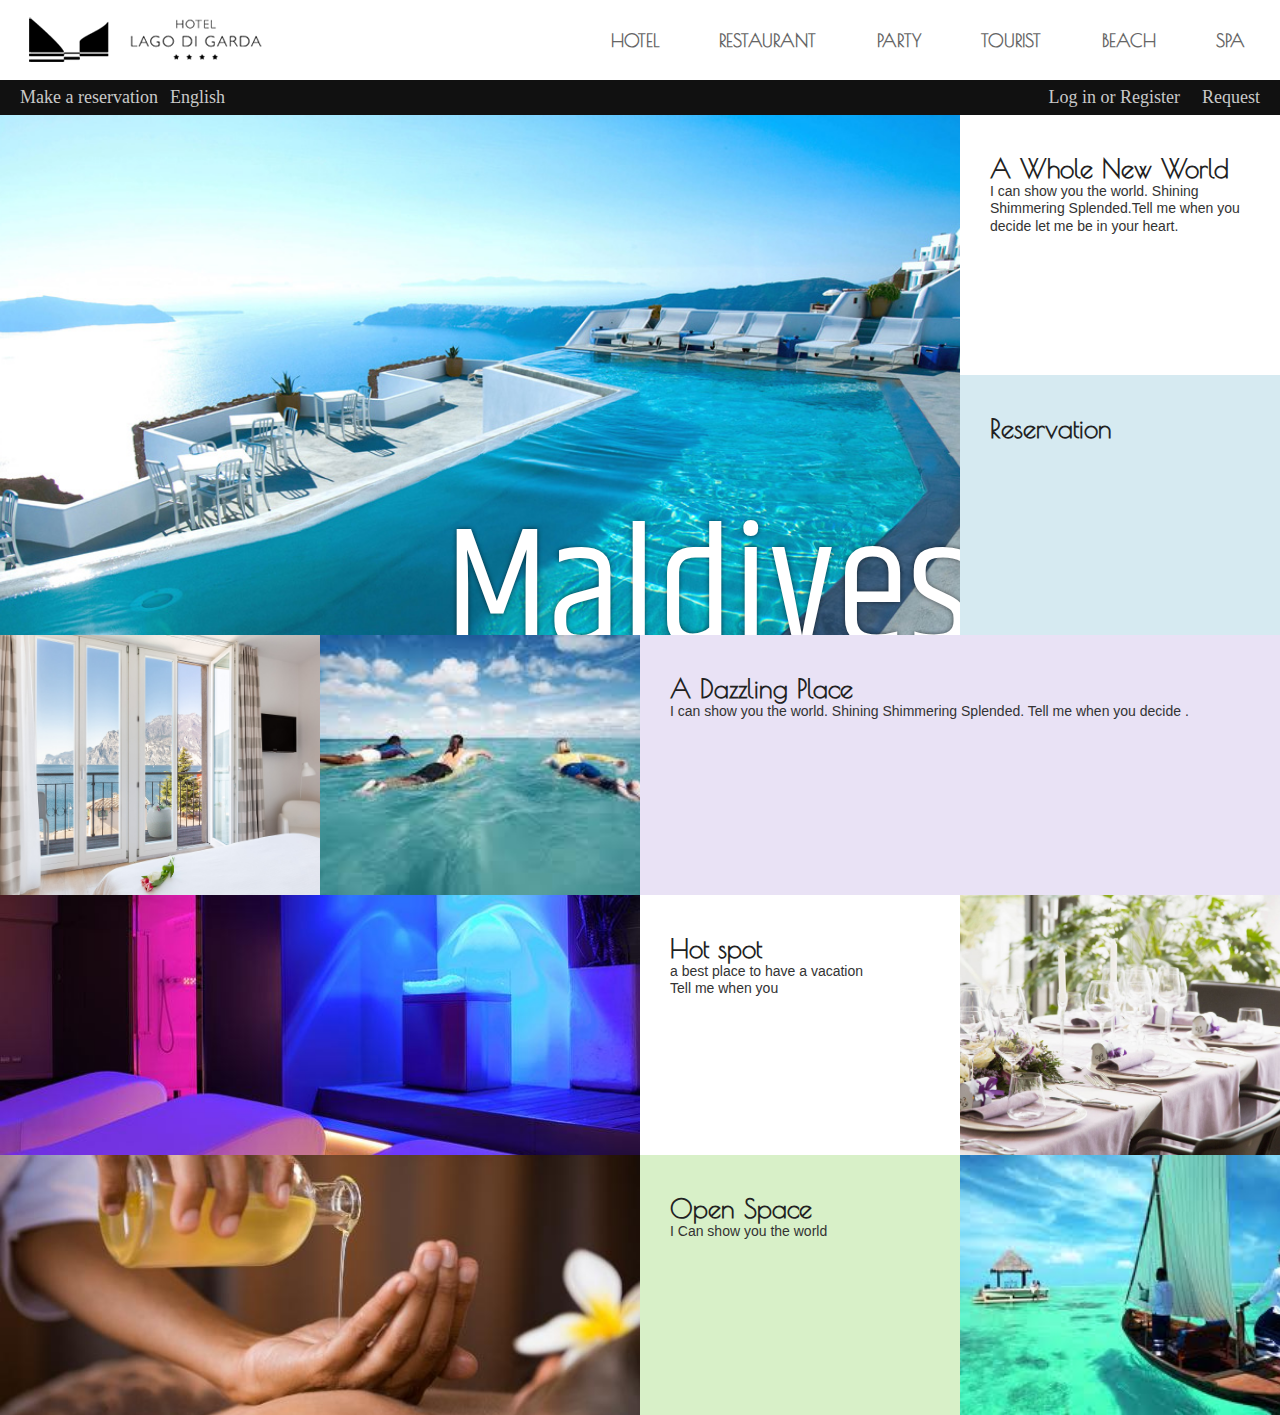
<file: 01/hotelLago(반응형)/index.html>
<!DOCTYPE html>
<html lang="ko">
<head>
    <meta charset="UTF-8">
    <meta http-equiv="X-UA-Compatible" content="IE=edge">
    <meta name="viewport" content="width=device-width, initial-scale=1.0">
    <title>hotel lago di Garda</title>
    <link rel="shortcut icon" href="img/favicon.png" type="image/x-icon">
    <link rel="stylesheet" href="css/reset.css">
    <link rel="stylesheet" href="https://cdnjs.cloudflare.com/ajax/libs/font-awesome/6.3.0/css/all.min.css" />
    <link href="https://fonts.googleapis.com/css2?family=Khand:wght@300;400;500&family=Parisienne&display=swap&display=swap" rel="stylesheet">
    <link rel="stylesheet" href="css/basic.css">
    <script src="js/prefixfree.min.js"></script>
</head>
<body>
    <header>
        <h1>Lago di Garda</h1>
        <nav class="gnb">
            <ul>
                <li>
                    <a href="#"><i class="fa-solid fa-hotel fa-fw"></i><span>Hotel</span></a>
                </li>
                <li>
                    <a href="#"><i class="fa-solid fa-utensils fa-fw"></i><span>Restaurant</span></a>
                </li>
                <li>
                    <a href="#"><i class="fa-solid fa-champagne-glasses fa-fw"></i><span>Party</span></a>
                </li>
                <li>
                    <a href="#"><i class="fa-solid fa-plane-departure fa-fw"></i><span>Tourist</span></a>
                </li>
                <li>
                    <a href="#">
                        <i class="fa-solid fa-umbrella-beach fa-fw"></i><span>Beach</span></a>
                </li>
                <li>
                    <a href="#"><i class="fa-solid fa-spa fa-fw"></i><span>Spa</span> </a>
                </li>
            </ul>
        </nav>
        <div class="sns">
            <a href="#">About</a>
            <a href="#">Contact</a><br>
            <a href="#" class="sns_icon"><i class="fa-brands fa-twitter"></i></a>
            <a href="#" class="sns_icon"><i class="fa-brands fa-facebook-f"></i></a>
            <a href="#" class="sns_icon"><i class="fa-brands fa-instagram"></i></a>
        </div>
    </header>
    <nav id="util">
        <a href="#">Make a reservation</a>
        <a href="#">English <i class="fa-solid fa-angles-down"></i></a>
        <a href="#">Log in or Register</a>
        <a href="#">Request</a>
    </nav>
    <section>
        <article class="article1">
            <div class="bg">
                <span>Maldives</span>
            </div>
        </article>
        <article class="article2">
            <div class="txt">
                <i class="fa-solid fa-globe"></i>
                <strong>A Whole New World</strong>
                <span>I can show you the world. Shining Shimmering Splended.Tell me when you decide let me be in your
                    heart.</span>
            </div>
        </article>
        <article class="article3">
            <div class="txt">
                <i class="fa-solid fa-location-dot"></i>
                <strong>Reservation</strong>
            </div>
        </article>
        <article class="article4">
            <div class="bg">
                <span>Suite</span>
            </div>
        </article>
        <article class="article5">
            <div class="bg">
                <span>Surf</span>
            </div>
        </article>
        <article class="article6">
            <div class="txt">
                <i class="fa-solid fa-fan fa-spin"></i>
                <strong>A Dazzling Place</strong>
                <span>I can show you the world. Shining Shimmering Splended. Tell me when you decide .</span>
            </div>
        </article>
        <article class="article7">
            <div class="bg">
                <span>Sauna</span>
            </div>
        </article>
        <article class="article8">
            <div class="txt">
                <i class="fa-solid fa-hand-point-left fa-fade"></i>
                <strong>Hot spot</strong>
                <span>a best place to have a vacation<br>Tell me when you</span>
            </div>
        </article>
        <article class="article9">
            <div class="bg">
                <span>Diner</span>
            </div>
        </article>
        <article class="article10">
            <div class="bg">
                <span>Spa</span>
            </div>
        </article>
        <article class="article11">
            <div class="txt">
                <i class="fa-solid fa-spinner fa-spin-pulse"></i>
                <strong>Open Space</strong>
                <span>I Can show you the world</span>
            </div>
        </article>
        <article class="article12">
            <div class="bg">
                <span>Tour</span>
            </div>
        </article>
    </section>
</body>
</html>
</file>
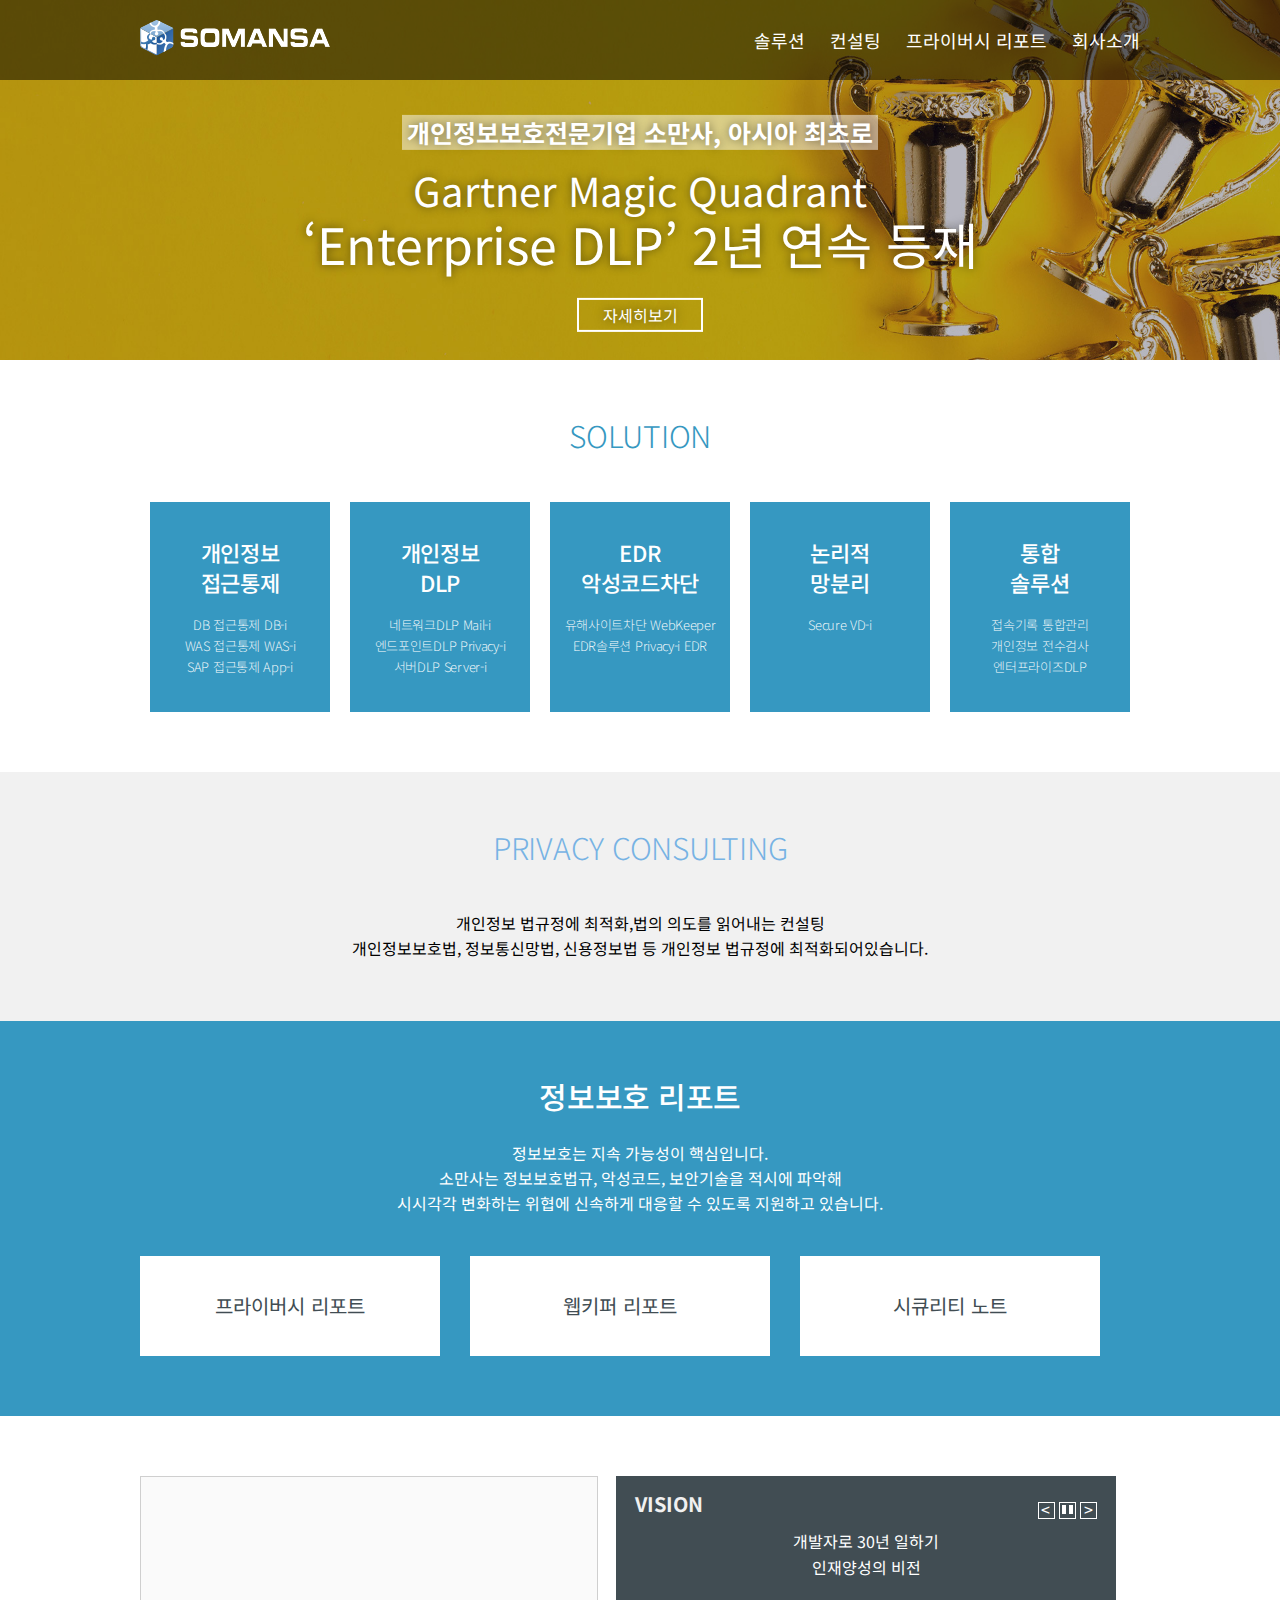
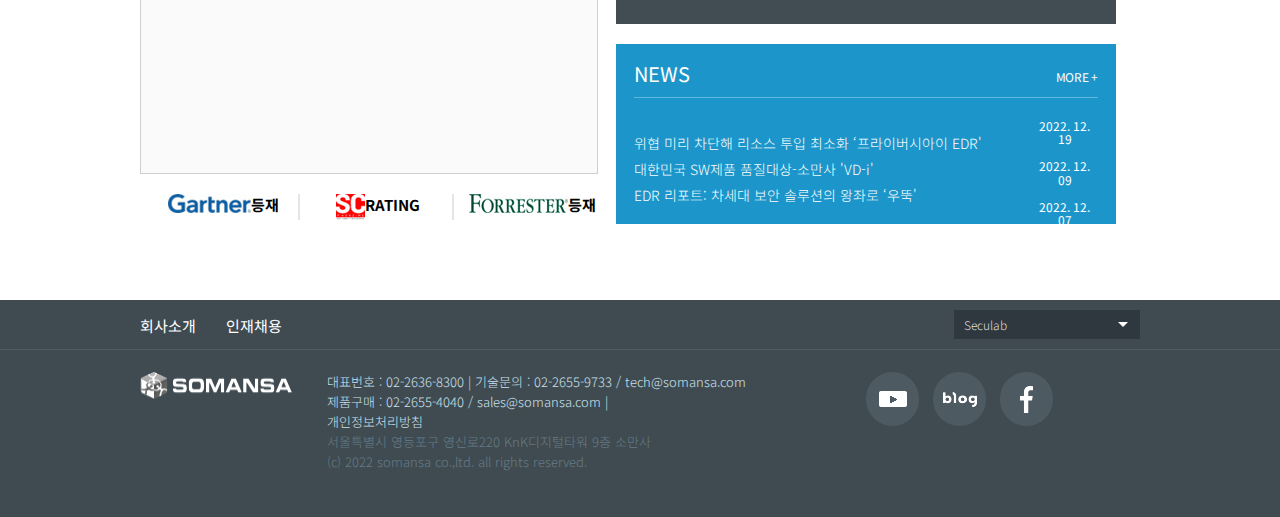
<file: 01/somansa/index.html>
<!DOCTYPE html>
<html lang="ko">
<head>
    <meta charset="UTF-8">
    <meta http-equiv="X-UA-Compatible" content="IE=edge">
    <meta name="viewport" content="width=device-width, initial-scale=1.0">
    <title>소만사</title>
    <link href="https://fonts.googleapis.com/css2?family=Noto+Sans+KR:wght@300;400;500;700&display=swap" rel="stylesheet">
    <link rel="stylesheet" href="css/reset.css">
    <link rel="stylesheet" href="css/basic.css">
    <script src="js/prefixfree.min.js"></script>
    <script src="https://code.jquery.com/jquery-3.6.3.js"></script>
</head>
<body>
    <div id="header_wrap">
        <header class="center">
        <h1>
            <a href="index.html">
            <img src="img/index_logo.png" alt="somansa">
            </a>
        </h1>
        <nav>
            <ul>
            <li><a href="#">솔루션</a></li>
            <li><a href="#">컨설팅</a></li>
            <li>
                <a href="#">프라이버시 리포트</a>
                <ul class="sub">
                <li><a href="#">프라이버시 리포트</a></li>
                <li><a href="#">웹키퍼 리포트</a></li>
                <li><a href="#">시큐리티 노트</a></li>
                </ul>
            </li>
            <li>
                <a href="#">회사소개</a>
                <ul class="sub">
                <li><a href="#">인재채용</a></li>
                <li><a href="#">비전</a></li>
                <li><a href="#">연혁</a></li>
                <li><a href="#">뉴스/이벤트</a></li>
                <li><a href="#">유튜브</a></li>
                <li><a href="#">오시는길</a></li>
                </ul>
            </li>
            </ul>
        </nav>
    </header>
    </div>
    <div id="main_slider">
        <div>
        <div class="img_wrap">
            <img src="img/002-4.jpg" alt="">
            <div class="slider_txt">
            <h3>개인정보보호전문기업 소만사, 아시아 최초로</h3>
            <p>Gartner Magic Quadrant</p>
            <p>‘Enterprise DLP’ 2년 연속 등재</p>
            <a href="#">자세히보기</a>
            </div>
        </div>
        </div>
    </div>
    <main>
        <section class="section1">
            <div>
                <p>SOLUTION</p>
                <div>
                    <div>
                        <p>개인정보<br/>접근통제</p>
                        <a href="#">DB 접근통제 DB-i</a>
                        <a href="#">WAS 접근통제 WAS-i</a>
                        <a href="#">SAP 접근통제 App-i</a>
                    </div>
                    <div>
                        <p>개인정보<br/>DLP</p>
                        <a href="#">네트워크DLP Mail-i</a>
                        <a href="#">엔드포인트DLP Privacy-i</a>
                        <a href="#">서버DLP Server-i</a>
                    </div>
                    <div>
                        <p>EDR<br/>악성코드차단</p>
                        <a href="#">유해사이트차단 WebKeeper</a>
                        <a href="#">EDR솔루션 Privacy-i EDR</a>
                    </div>
                    <div> 
                        <p>논리적<br/>망분리</p>
                        <a href="#">Secure VD-i</a></p>
                    </div>
                    <div>
                        <p>통합<br/>솔루션</p>
                        <a href="#">접속기록 통합관리</a>
                        <a href="#">개인정보 전수검사</a>
                        <a href="#">엔터프라이즈DLP</a>
                    </div>
                </div>
            </div>
        </section>
        <section class="section2">
                <div>
                    <p>PRIVACY CONSULTING</p>
                    <p>개인정보 법규정에 최적화,법의 의도를 읽어내는 컨설팅<br/>개인정보보호법, 정보통신망법, 신용정보법 등 개인정보 법규정에 최적화되어있습니다.</p>
                </div>
        </section>
        <section class="section3">
            <div>
                <p>정보보호 리포트</p>
                <p>정보보호는 지속 가능성이 핵심입니다.<br/> 소만사는 정보보호법규, 악성코드, 보안기술을 적시에 파악해<br/> 시시각각 변화하는 위협에 신속하게 대응할 수 있도록 지원하고 있습니다.</p>
                <div><a href="#">프라이버시 리포트</a></div>
                <div><a href="#">웹키퍼 리포트</a></div>
                <div><a href="#">시큐리티 노트</a></div>
            </div>
        </section>
        <section class="section4">
            <div>
                <div class="frame">
                    <div>
                        <iframe width="432" height="280" src="https://www.youtube.com/embed/rOSnPyCRJ78" title="소만사(SOMANSA) 홍보동영상" frameborder="0" allow="accelerometer; autoplay; clipboard-write; encrypted-media; gyroscope; picture-in-picture; web-share" allowfullscreen></iframe>
                    </div>
                    <ul class="bottom_logo">
                        <li><a href="#"><img src="./img/main_logo01.jpg" alt="로고">등재</a></li>
                        <li><a href="#"><img src="./img/main_logo02.jpg" alt="로고">RATING</a></li>
                        <li><a href="#"><img src="./img/main_logo03.jpg" alt="로고">등재</a></li>
                    </ul>
                </div>
                <div class="text_box">
                    <div class="vision">
                        <div>
                            <div>VISION</div>
                            <div>
                                <p></p>
                                <p></p>
                                <p></p>
                            </div>
                        </div>
                        <ul>
                            <li>
                                <a href="#">
                                    <div>개발자로 30년 일하기</div>
                                    <div>인재양성의 비전</div>
                                </a>
                            </li>
                        </ul>
                    </div>
                    <div class="news">
                        <div class="text_top">
                            <div>NEWS</div>
                            <div><a href="#">MORE +</a></div>
                        </div>
                        <div class="text_bottom">
                            <div>
                                <div>위협 미리 차단해 리소스 투입 최소화 ‘프라이버시아이 EDR'</div>
                                <div>대한민국 SW제품 품질대상-소만사 'VD-i'</div>
                                <div>EDR 리포트: 차세대 보안 솔루션의 왕좌로 ‘우뚝'</div>
                            </div>
                            <div>
                                <div><a href="#">2022. 12. 19</a></div>
                                <div><a href="#">2022. 12. 09</a></div>
                                <div><a href="#">2022. 12. 07</a></div>
                            </div>
                        </div>
                    </div>
                </div>
            </div>
        </section>
    </main>  

    <footer>
        <div class="footer_top">
            <div class="footer_wrap">
                <div>
                    <div><a href="#">회사소개</a></div>
                    <div><a href="#">인재채용</a></div>
                </div>
                <input type="checkbox" id="Seculab">
                <label for="Seculab">
                    <div class="Seculab">Seculab
                        <ul>
                            <li><a href="#">Seculab</a></li>
                            <li><a href="#">소만사 미주법인</a></li>
                        </ul>
                    </div>
                </label>
            </div>
        </div>
        <div class="footer_wrap footer_bottom">
            <img src="./img/logo.png" alt="footer_logo">
            <div class="footer_bt_text">
                <div>대표번호 : 02-2636-8300 | 기술문의 : 02-2655-9733 / tech@somansa.com<br/>제품구매 : 02-2655-4040 / sales@somansa.com |<br/>개인정보처리방침</div>
                <div>서울특별시 영등포구 영신로220 KnK디지털타워 9층 소만사<br/>(c) 2022 somansa co.,ltd. all rights reserved.</div>
            </div>
            <div class="footer_ico">
                <div>
                    <span><img src="./img/youtube.png" alt="youtube"></span>
                    <span><img src="./img/blog_icon.png" alt="blog"></span>
                    <span><img src="./img/facebook_icon.png" alt="facebook"></span>
                </div>
            </div>
        </div>
    </footer>
</body>
</html>
</file>
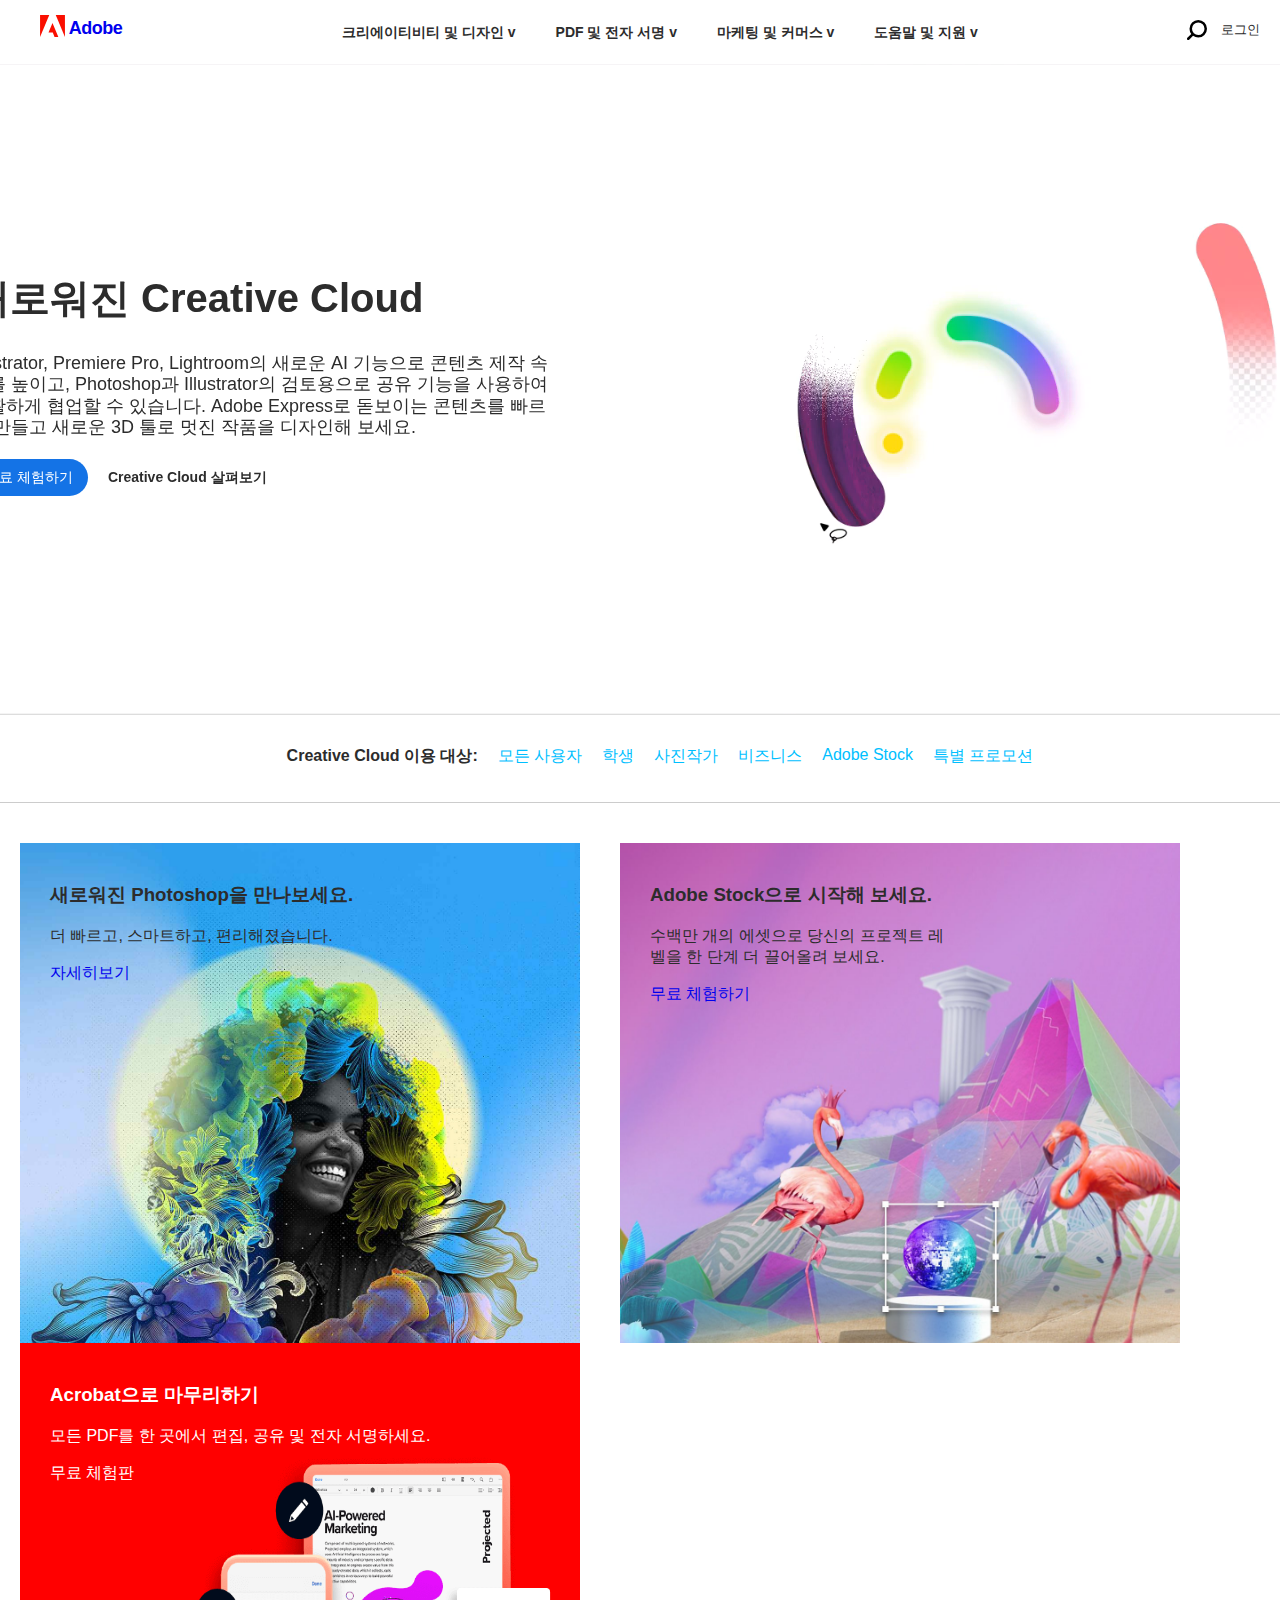
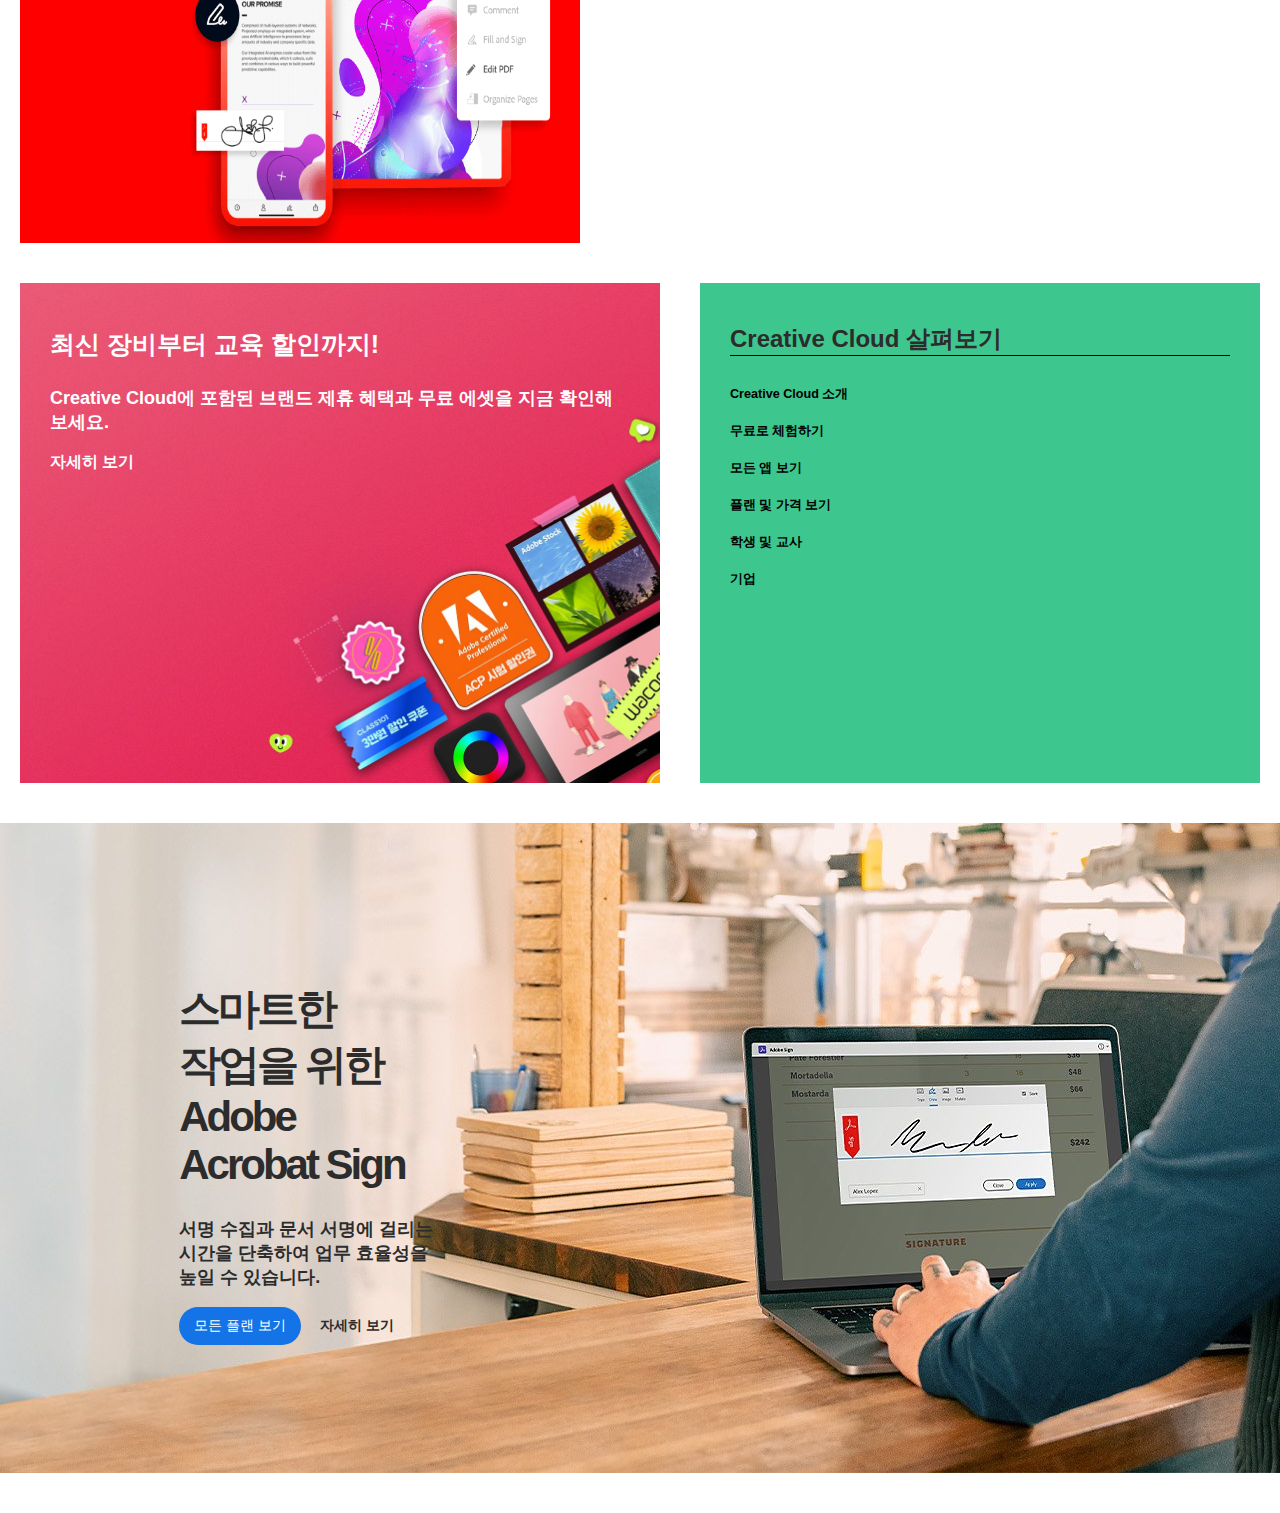
<file: 01/adobehomepage.html>
<!DOCTYPE html>
<html lang="ko">
 <head>
  <meta charset="UTF-8">
  <title>어도비ㅣ크리에이티브와 문서 관리 및 마케팅 솔루션 | Adobe</title>
  <link href="./adobestyle.css" rel="stylesheet">
 </head>
 <body>
	<div>
		<header id="header-wrap">
			<h1><a href="#"><img src="adobeimg/Adobe_logo.svg" alt="adobe"</a><span> Adobe</span></h1>
			<nav>
				<ul>
					<li><a href="#">크리에이티비티 및 디자인<span> v</span></a><li>
					<li><a href="#">PDF 및 전자 서명<span> v</span></a><li>
					<li><a href="#">마케팅 및 커머스<span> v</span></a><li>
					<li><a href="#">도움말 및 지원<span> v</span></a><li>
				</ul>
			</nav>
			<div class="util">
				<a href="#" class="search"><svg viewBox="0 0 96 96" xmlns="http://www.w3.org/2000/svg"><title/><path d="M54,0A42.051,42.051,0,0,0,12,42a41.5989,41.5989,0,0,0,8.48,25.0356L1.7578,85.7578a5.9994,5.9994,0,1,0,8.4844,8.4844L28.9644,75.52A41.5989,41.5989,0,0,0,54,84,42,42,0,0,0,54,0Zm0,72A30,30,0,1,1,84,42,30.0353,30.0353,0,0,1,54,72Z"/></svg></a>
				<a href="#" class="login">로그인</a>
			</div>
		</header>
		<div id="visual">
			<div class="video">
				<video src="adobeimg/home_video.mp4" muted autoplay></video>
				<div class="video-text">
					<h1>새로워진 Creative Cloud</h1>
					<p>
						Illustrator, Premiere Pro, Lightroom의 새로운 AI 기능으로 콘텐츠 제작 속도를 높이고, Photoshop과 Illustrator의 검토용으로 공유 기능을 사용하여 원활하게 협업할 수 있습니다. Adobe Express로 돋보이는 콘텐츠를 빠르게 만들고 새로운 3D 툴로 멋진 작품을 디자인해 보세요.
					</p>
					<p class="visual-btns">
						<a href="#" class="visual-btn"><span>무료 체험하기</span></a>
						<a href="#" class="visual-link">Creative Cloud 살펴보기</a>
					</p>
				</div>
			</div>
		<div>
		<div id="segment-bar">
			<ul>
				<li class="segment-bar-title">Creative Cloud 이용 대상:</li>
				<li><a href="#">모든 사용자</a></li>
				<li><a href="#">학생</a></li>
				<li><a href="#">사진작가</a></li>
				<li><a href="#">비즈니스</a></li>
				<li><a href="#">Adobe Stock</a></li>
				<li><a href="#">특별 프로모션</a></li>
			</ul>
		</div>
		<div id="content">
			<section class="s1">
				<div class="font1">
					<h3>새로워진 Photoshop을 만나보세요.</h3>
					<p>더 빠르고, 스마트하고, 편리해졌습니다.</p>
					<a href="#">자세히보기</a>
				</div>
				<div class="font2">
					<h3>Adobe Stock으로 시작해 보세요.</h3>
					<p>수백만 개의 에셋으로 당신의 프로젝트 레벨을 한 단계 더 끌어올려 보세요.</p>
					<a href="#">무료 체험하기</a>
				</div>
				<div class="font3">
					<h3>Acrobat으로 마무리하기</h3>
					<p>모든 PDF를 한 곳에서 편집, 공유 및 전자 서명하세요.</p>
					<a href="#">무료 체험판</a>
				</div>
			</section>
			<section class="s2">
				<div class="font4">
					<h3>최신 장비부터 교육 할인까지!</h3>
					<p>Creative Cloud에 포함된 브랜드 제휴 혜택과 무료 에셋을 지금	확인해보세요.</p>
					<a href="#">자세히 보기</a>
				</div>
				<div class="font5">
					<h2>Creative Cloud 살펴보기</h2>
					<ul>
						<li><a href="#">Creative Cloud 소개</a></li>
						<li><a href="#">무료로 체험하기</a></li>
						<li><a href="#">모든 앱 보기</a></li>
						<li><a href="#">플랜 및 가격 보기</a></li>
						<li><a href="#">학생 및 교사</a></li>
						<li><a href="#">기업</a></li>
					</ul>
				</div>
			</section>
			<section class="s3">
				<div class="font6">
					<h1>스마트한 작업을 위한 Adobe Acrobat Sign</h1>
					<p>
						서명 수집과 문서 서명에 걸리는 시간을 단축하여 업무 효율성을 높일 수 있습니다.
					</p>
					<p class="visual-btns fontsize">
						<a href="#" class="visual-btn fontsize2"><span>모든 플랜 보기</span></a>
						<a href="#" class="visual-link fontsize3">자세히 보기</a>
					</p>
				</div>
		</div>
		<footer>
		</footer>
	</div>
 </body>
</html>
</file>
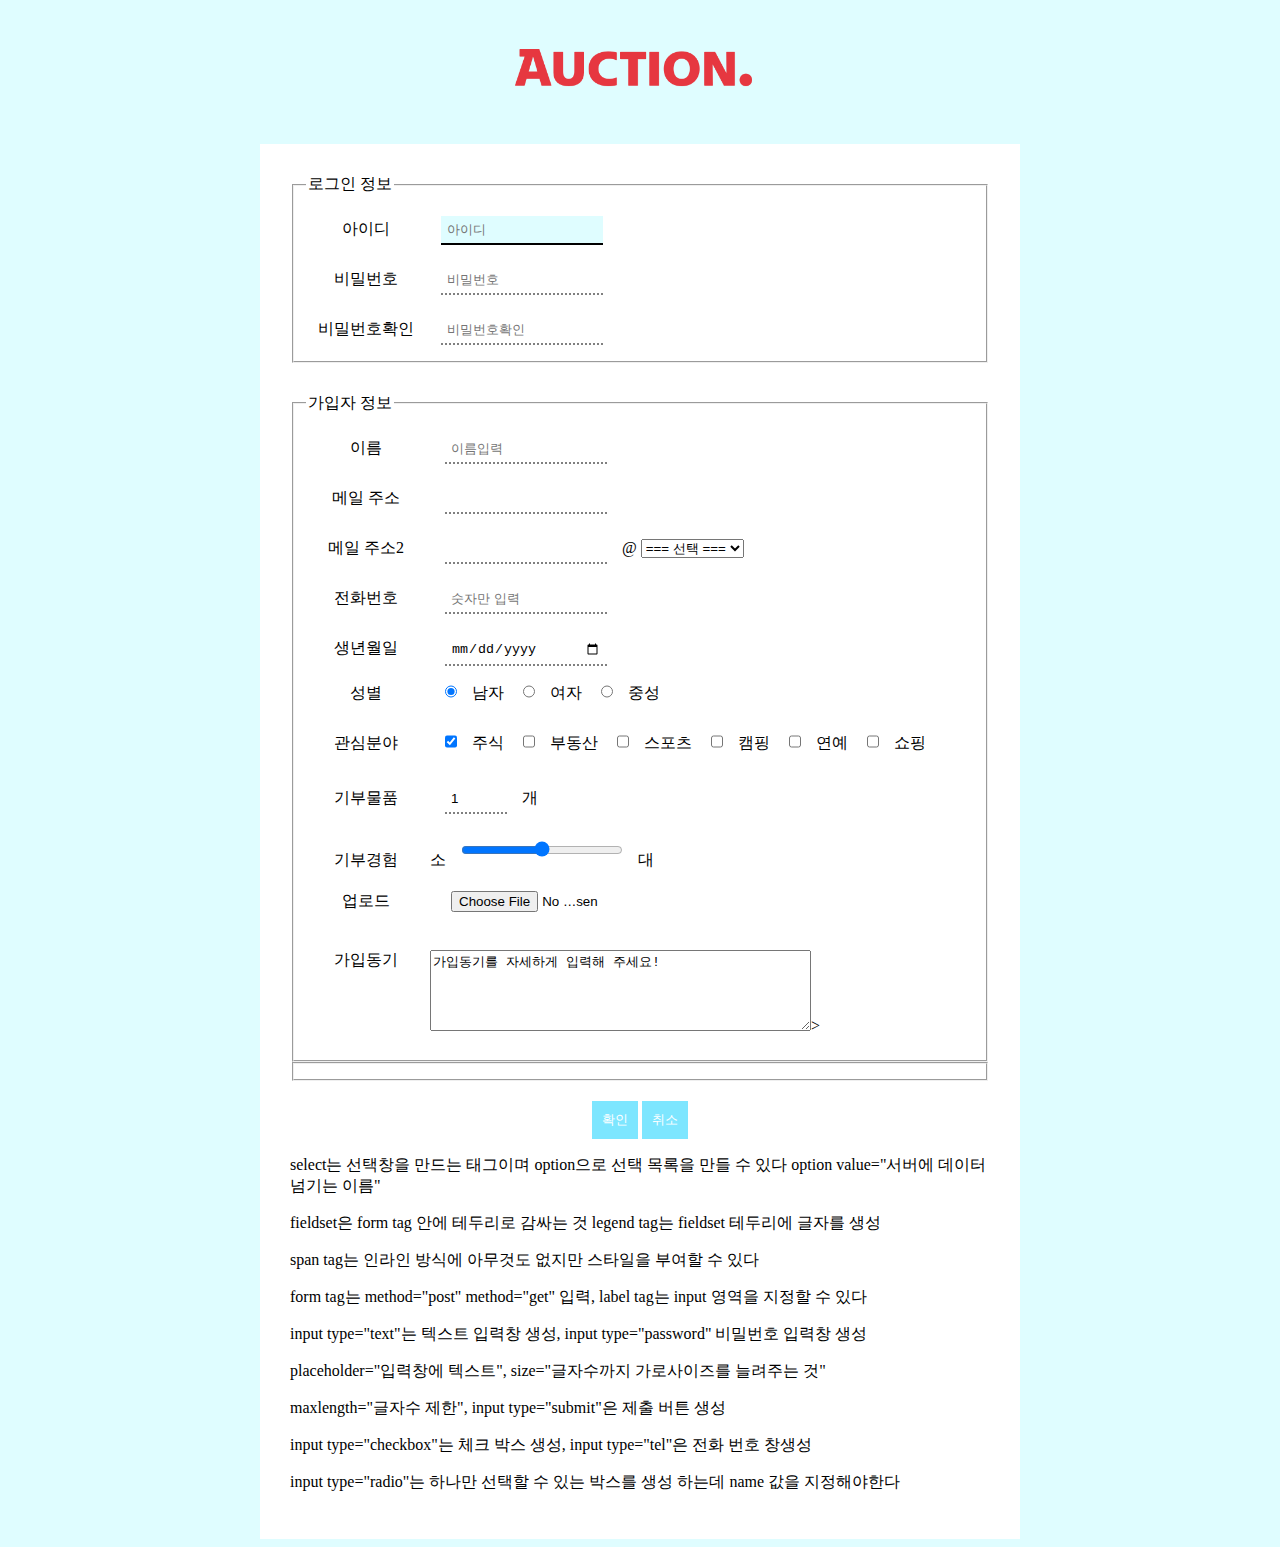
<file: 01/form.html>
<!DOCTYPE html>
<html lang="ko">
 <head>
  <meta charset="UTF-8">
  <title>form-회원가입</title>
 </head>
 <style>
	body { background-color: #dffdff; }
	h1 { text-align : center; }
	h1 img { width : 250px; }
	.fie { margin-bottom: 30px; }
	#container {
		width: 700px;
		margin: auto;
		background: white;
		padding: 30px;
	}
	#container ul { margin: 0px; padding: 0; text-align: left; }
	#container li { list-style: none; height: 50px; }
	#container span { width: 120px; display: inline-block; text-align : center; }
	input {
		margin: 15px;
		padding: 6px;
		width: 150px;
		border: 0;
		border-bottom: 2px dotted gray;
		outline: none;
	}
	button { 
		background: #7de6ff;
		border: none;
		padding: 10px;
		color: white;
		cursor: pointer;
	}
	button:hover { background: #7b6cff }
	input[type="radio"], [type="checkbox"] { width: 12px; }
	.short { width: 150px; }
	input[type="number"] { width: 50px; }
	input:focus { border-bottom: 2px solid #000; background: #dffdff; }
 </style>
 <body>
		<h1><img src="form_auction.png" alt="logo"></h1>
		<div = id="container">
			<form method="get" action="">
				<fieldset class="fie">
					<legend>로그인 정보</legend>
					<ul>
						<li><span>아이디</span></span><input type="text" placeholder="아이디" maxlength="8" autofocus required></li>
						<li><span>비밀번호</span><input type="password" placeholder="비밀번호" maxlength="10"></li>
						<li><span>비밀번호확인</span><input type="password" placeholder="비밀번호확인" maxlength="10"></li>
					</ul>
				</fieldset>
				<fieldset>
					<legend>가입자 정보</legend>
						<ul>
							<li>
								<label>
									<span>이름</span>
									<input type="text" placeholder="이름입력" maxlength="5" class="short" required>
								</label>
							</li>
							<li>
								<span>메일 주소</span>
								<input type="email">
							</li>
							<li>
								<span>메일 주소2</span>
								<input type="text" class="short">@
								<select>
									<option>=== 선택 ===</option>
									<option value="naver">naver.com</option>
									<option value="daum">daum.net</option>
									<option value="nate">nate.com</option>
									<option value="kakao">kakao.com</option>
									<option value="google">google.com</option>
									<option>직접입력</option>
								</select>
							</li>

							<li>
								<span>전화번호</span>
								<input type="tel" placeholder="숫자만 입력" class="short">
							</li>

							<li>
								<span>생년월일</span>
								<input type="date" class="short">
							</li>
							<li>
								<span>성별</span>
								<label><input type="radio" name="gender" checked>남자</label>
								<label><input type="radio" name="gender">여자</label>
								<label><input type="radio" name="gender">중성</label>						
							</li>
							<li>
								<span>관심분야</span>
								<label><input type="checkbox" name="fav" checked>주식</label>
								<label><input type="checkbox" name="fav">부동산</label>
								<label><input type="checkbox" name="fav">스포츠</label>
								<label><input type="checkbox" name="fav">캠핑</label>
								<label><input type="checkbox" name="fav">연예</label>
								<label></label><input type="checkbox" name="fav">쇼핑</label>
							</li>
							<li>
								<span>기부물품</span>
								<input type="number" class="short" min="1" max="5" value="1">개
							</li>
							<li>
								<span>기부경험</span>
								소<input type="range" min="0" max="10">대
							</li>
							<li>
								<span>업로드</span>
								<input type="file" style="border:none;">
							</li>
							<li style="height:100px; margin-top: 30px;">
								<span style="vertical-align:top">가입동기</span>
								<textarea rows="5" cols="45">가입동기를 자세하게 입력해 주세요!</textarea>>
							</li>						
						</ul>
				</fieldset>
				<fieldset>
				</fieldset>
				<div style="text-align: center; margin-top: 20px;">
					<button type="submit">확인</button>
					<button type="reset">취소</button>
				</div>
			</form>
		<p>select는 선택창을 만드는 태그이며 option으로 선택 목록을 만들 수 있다 option value="서버에 데이터 넘기는 이름"</p>
		<p>fieldset은 form tag 안에 테두리로 감싸는 것 legend tag는 fieldset 테두리에 글자를 생성</p>		
		<p>span tag는 인라인 방식에 아무것도 없지만 스타일을 부여할 수 있다</p>
		<p>form tag는 method="post" method="get" 입력, label tag는 input 영역을 지정할 수 있다</p>
		<p>input type="text"는 텍스트 입력창 생성, input type="password" 비밀번호 입력창 생성</p>
		<p>placeholder="입력창에 텍스트", size="글자수까지 가로사이즈를 늘려주는 것"</p>
		<p>maxlength="글자수 제한", input type="submit"은 제출 버튼 생성</p>
		<p>input type="checkbox"는 체크 박스 생성, input type="tel"은 전화 번호 창생성</p>
		<p>input type="radio"는 하나만 선택할 수 있는 박스를 생성 하는데 name 값을 지정해야한다</p>
		</div>
 </body>
</html>
</file>
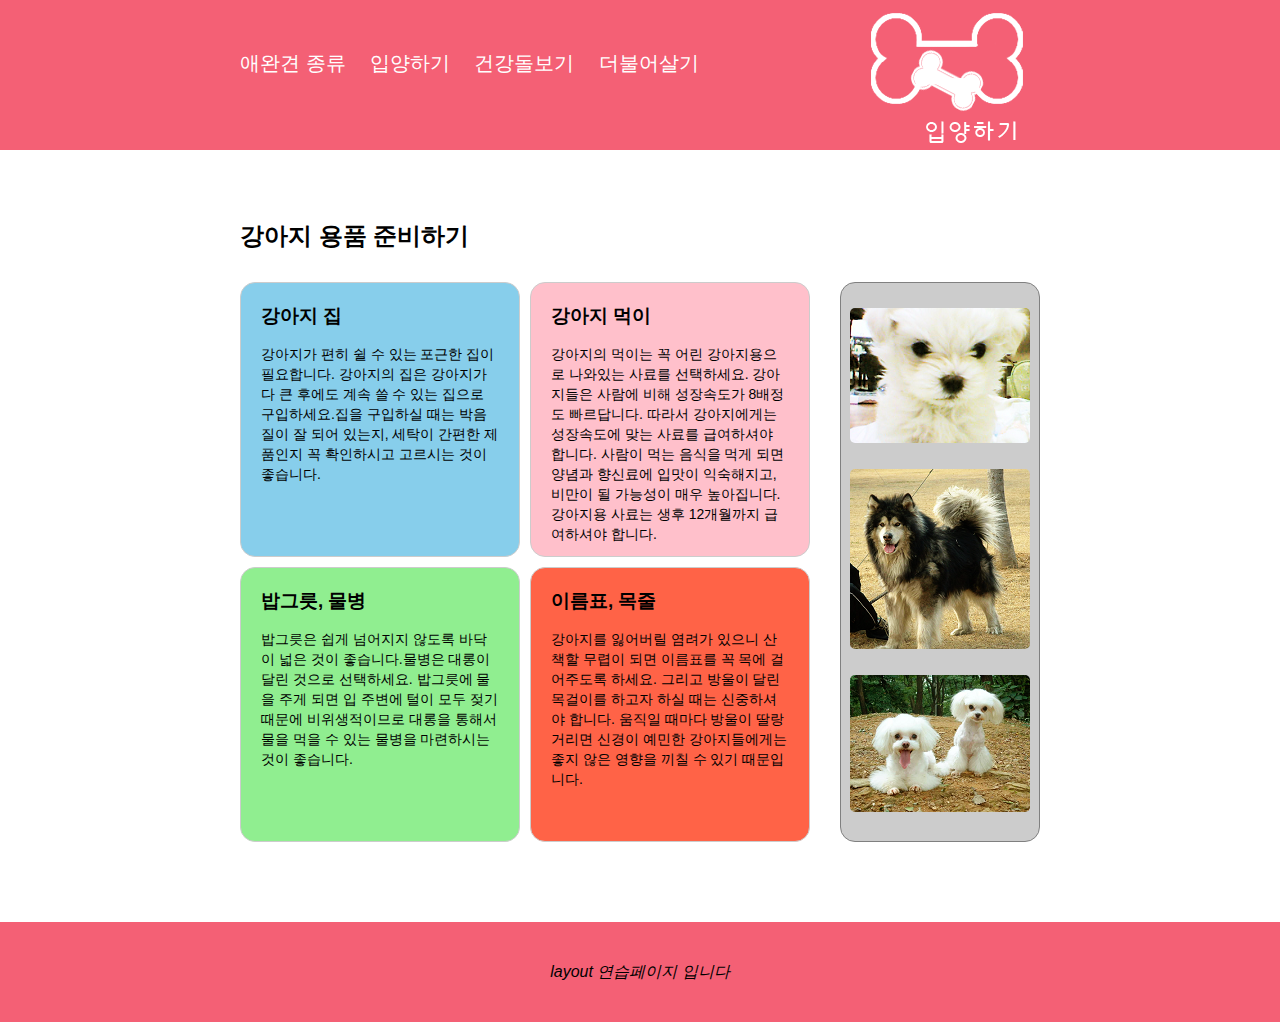
<file: 01/layout.html>
<!DOCTYPE html>
<html lang="ko">
 <head>
  <meta charset="UTF-8">
  <title>layout</title>
  <link href="./layout1.css" rel="stylesheet">
 </head>
 <body>
	<header>
		<div id="header_in">
			<h1><img src="layoutimg/nav2.png" alt="입양하기"></h1>
			<nav>
				<ul>
					<li><a href="">애완견 종류</a></li>
					<li><a href="">입양하기</a></li>
					<li><a href="">건강돌보기</a></li>
					<li><a href="">더불어살기</a></li>
				</ul>
			</nav>
		</div>
	</header>
	<div id="content">
		<h2>강아지 용품 준비하기</h2>
		<section>
			<article class="article1">
				<h3>강아지 집</h3>
				<p>
					강아지가 편히 쉴 수 있는 포근한 집이 필요합니다. 강아지의 집은 강아지가 다 큰 후에도 계속 쓸 수 있는 집으로 구입하세요.집을 구입하실 때는 박음질이 잘 되어 있는지, 세탁이 간편한 제품인지 꼭 확인하시고 고르시는 것이 좋습니다.
				</p>
			</article>
			<article class="article2">
				<h3>강아지 먹이</h3>
				<p>
					강아지의 먹이는 꼭 어린 강아지용으로 나와있는 사료를 선택하세요. 강아지들은 사람에 비해 성장속도가 8배정도 빠르답니다. 따라서 강아지에게는 성장속도에 맞는 사료를 급여하셔야 합니다. 사람이 먹는 음식을 먹게 되면 양념과 향신료에 입맛이 익숙해지고, 비만이 될 가능성이 매우 높아집니다. 강아지용 사료는 생후 12개월까지 급여하셔야 합니다.
				</article>
			</article>
			<article class="article3">
				<h3>밥그릇, 물병</h3>
				<p>
					밥그릇은 쉽게 넘어지지 않도록 바닥이 넓은 것이 좋습니다.물병은 대롱이 달린 것으로 선택하세요. 밥그릇에 물을 주게 되면 입 주변에 털이 모두 젖기 때문에 비위생적이므로 대롱을 통해서 물을 먹을 수 있는 물병을 마련하시는 것이 좋습니다.
				</p>
			</article>
			<article class="article4">
				<h3>이름표, 목줄</h3>
				<p>
					강아지를 잃어버릴 염려가 있으니 산책할 무렵이 되면 이름표를 꼭 목에 걸어주도록 하세요. 그리고 방울이 달린 목걸이를 하고자 하실 때는 신중하셔야 합니다. 움직일 때마다 방울이 딸랑 거리면 신경이 예민한 강아지들에게는 좋지 않은 영향을 끼칠 수 있기 때문입니다.
				</p>
			</article>
		</section>
		<aside>
			<img src="layoutimg/1.png" alt="강아지1">
			<img src="layoutimg/2.png" alt="강아지2">
			<img src="layoutimg/4.png" alt="강아지4">
		</aside>
	</div>
	<footer>
		<address>layout 연습페이지 입니다</address>
	</footer>
 </body>
</html>
</file>
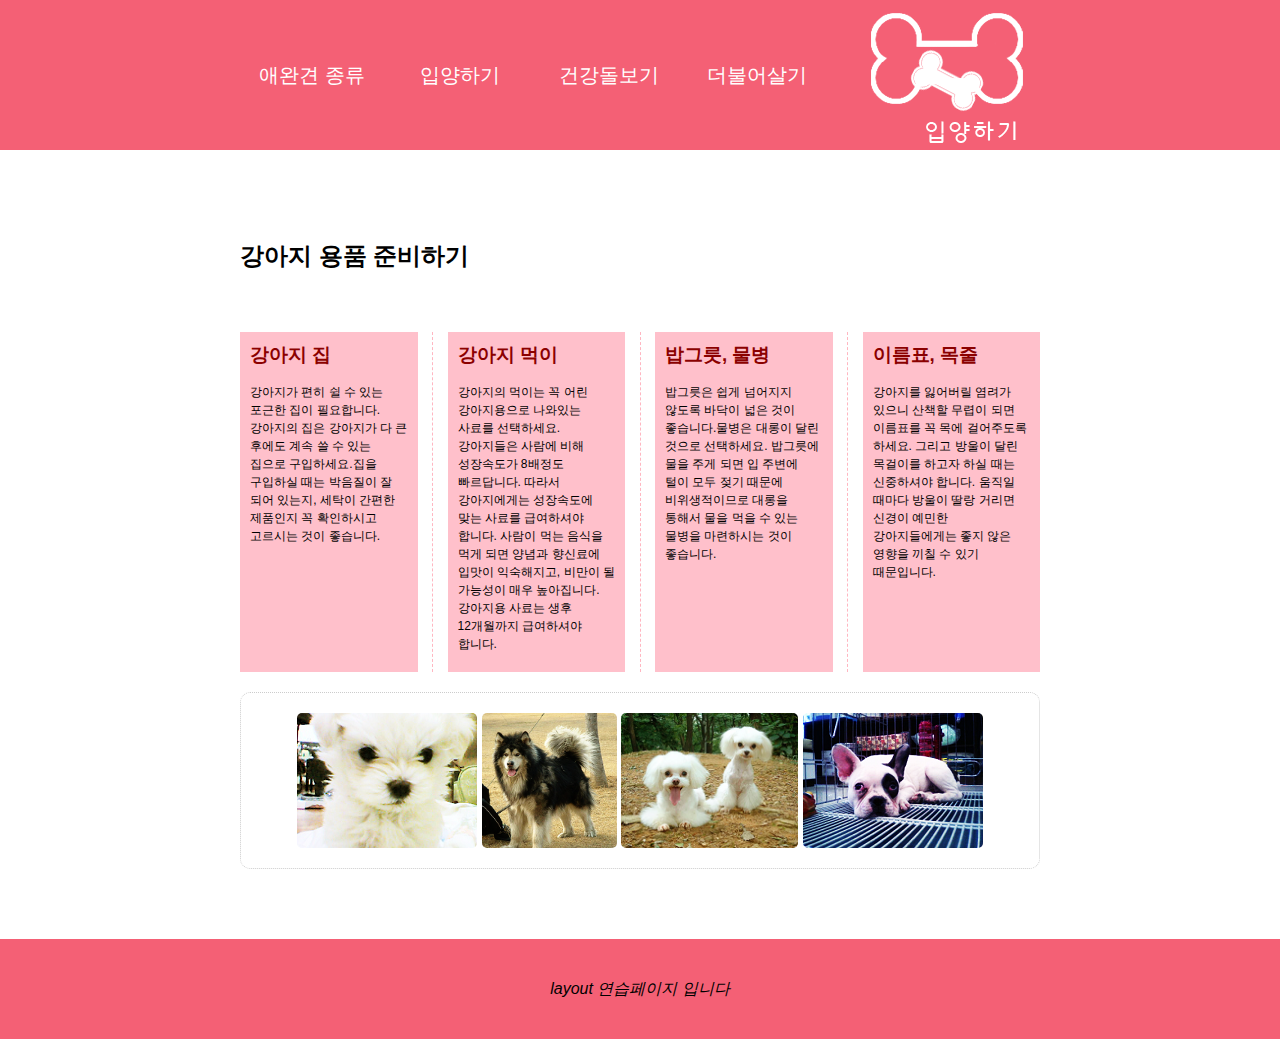
<file: 01/layout2.html>
<!DOCTYPE html>
<html lang="ko">
 <head>
  <meta charset="UTF-8">
  <title>layout2</title>
  <link href="./layout2.css" rel="stylesheet">
 </head>
 <body>
	<header>
		<div id="header_in">
			<h1><img src="layoutimg/nav2.png" alt="입양하기"></h1>
			<nav>
				<ul>
					<li><a href="">애완견 종류</a></li>
					<li><a href="">입양하기</a></li>
					<li><a href="">건강돌보기</a></li>
					<li><a href="">더불어살기</a></li>
				</ul>
			</nav>
		</div>
	</header>
	<div id="content">
		<section>
			<h2>강아지 용품 준비하기</h2>
			<article class="article1">
				<h3>강아지 집</h3>
				<p>
					강아지가 편히 쉴 수 있는 포근한 집이 필요합니다. 강아지의 집은 강아지가 다 큰 후에도 계속 쓸 수 있는 집으로 구입하세요.집을 구입하실 때는 박음질이 잘 되어 있는지, 세탁이 간편한 제품인지 꼭 확인하시고 고르시는 것이 좋습니다.
				</p>
			</article>
			<article class="article2">
				<h3>강아지 먹이</h3>
				<p>
					강아지의 먹이는 꼭 어린 강아지용으로 나와있는 사료를 선택하세요. 강아지들은 사람에 비해 성장속도가 8배정도 빠르답니다. 따라서 강아지에게는 성장속도에 맞는 사료를 급여하셔야 합니다. 사람이 먹는 음식을 먹게 되면 양념과 향신료에 입맛이 익숙해지고, 비만이 될 가능성이 매우 높아집니다. 강아지용 사료는 생후 12개월까지 급여하셔야 합니다.
				</article>
			</article>
			<article class="article3">
				<h3>밥그릇, 물병</h3>
				<p>
					밥그릇은 쉽게 넘어지지 않도록 바닥이 넓은 것이 좋습니다.물병은 대롱이 달린 것으로 선택하세요. 밥그릇에 물을 주게 되면 입 주변에 털이 모두 젖기 때문에 비위생적이므로 대롱을 통해서 물을 먹을 수 있는 물병을 마련하시는 것이 좋습니다.
				</p>
			</article>
			<article class="article4">
				<h3>이름표, 목줄</h3>
				<p>
					강아지를 잃어버릴 염려가 있으니 산책할 무렵이 되면 이름표를 꼭 목에 걸어주도록 하세요. 그리고 방울이 달린 목걸이를 하고자 하실 때는 신중하셔야 합니다. 움직일 때마다 방울이 딸랑 거리면 신경이 예민한 강아지들에게는 좋지 않은 영향을 끼칠 수 있기 때문입니다.
				</p>
			</article>
		</section>
		<aside>
			<img src="layoutimg/1.png" alt="강아지1">
			<img src="layoutimg/2.png" alt="강아지2">
			<img src="layoutimg/4.png" alt="강아지4">
			<img src="layoutimg/5.png" alt="강아지5">
		</aside>
	</div>
	<footer>
		<address>layout 연습페이지 입니다</address>
	</footer>
 </body>
</html>
</file>
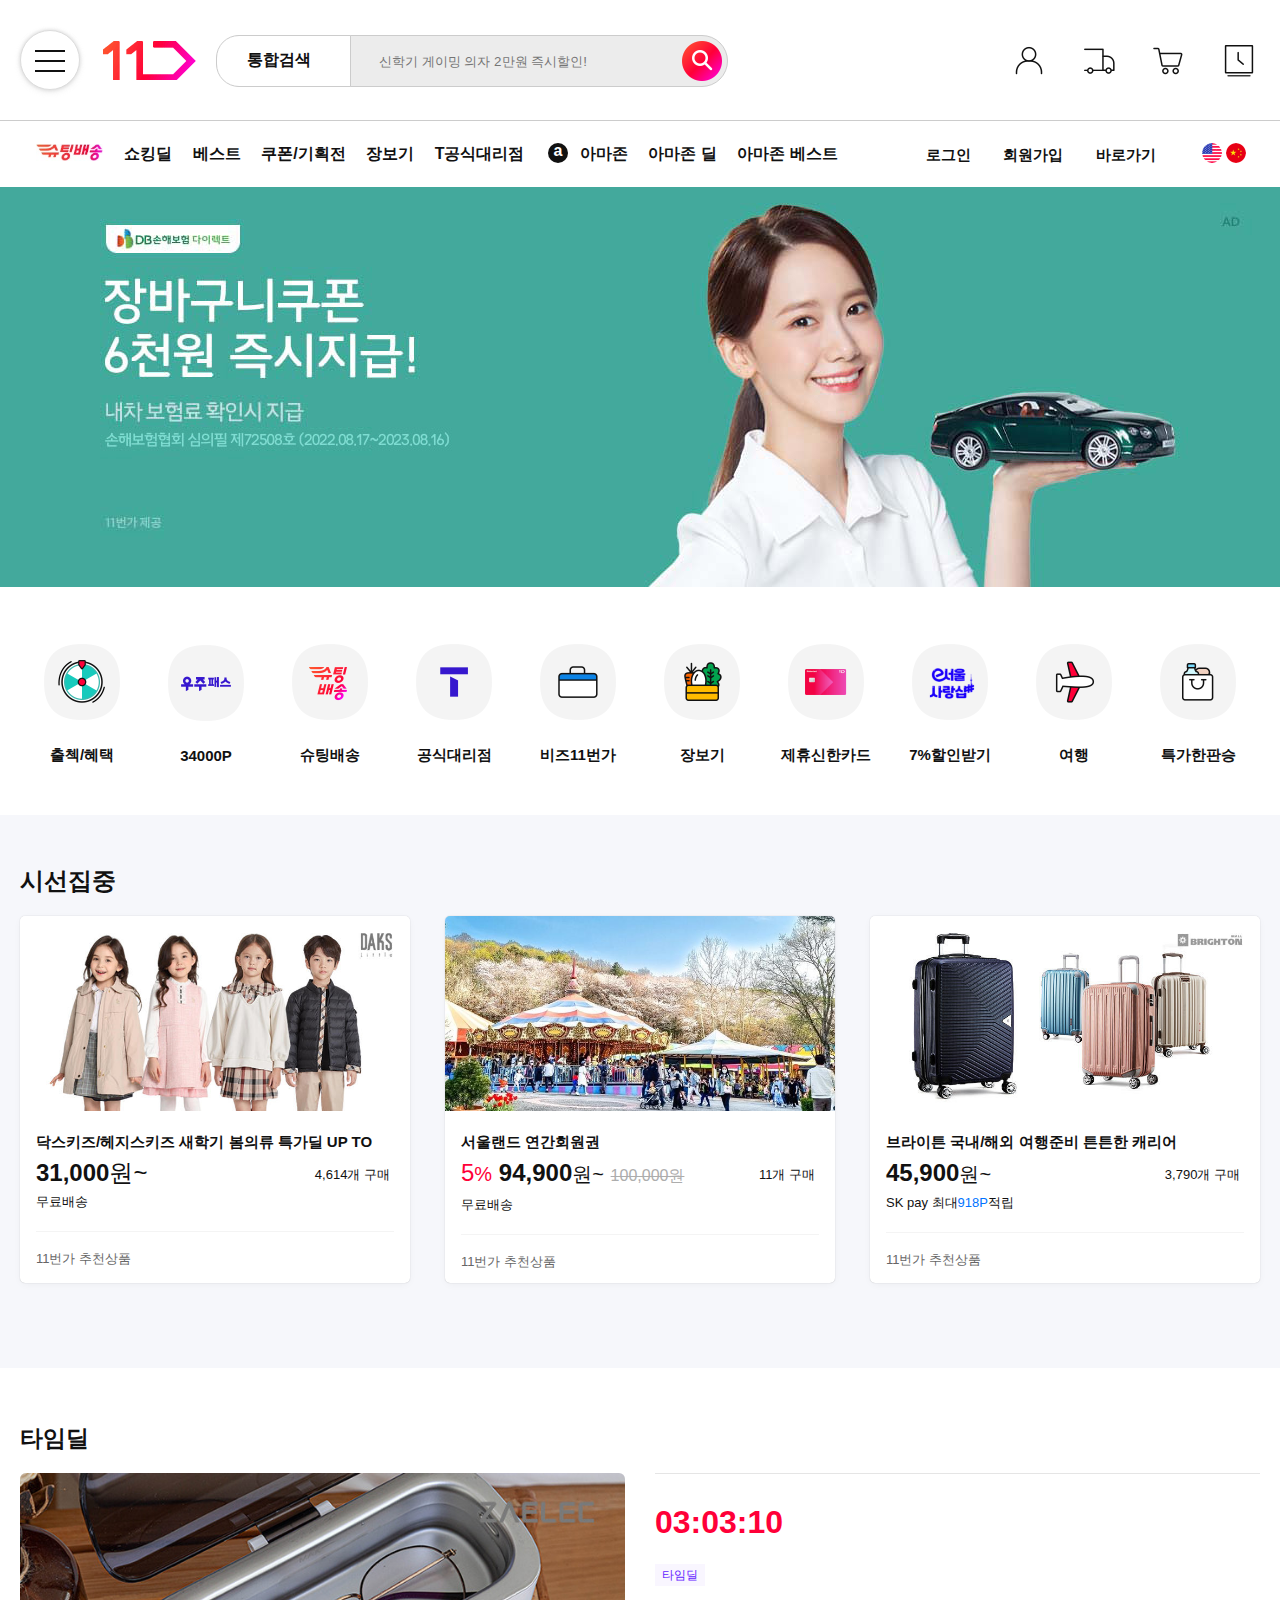
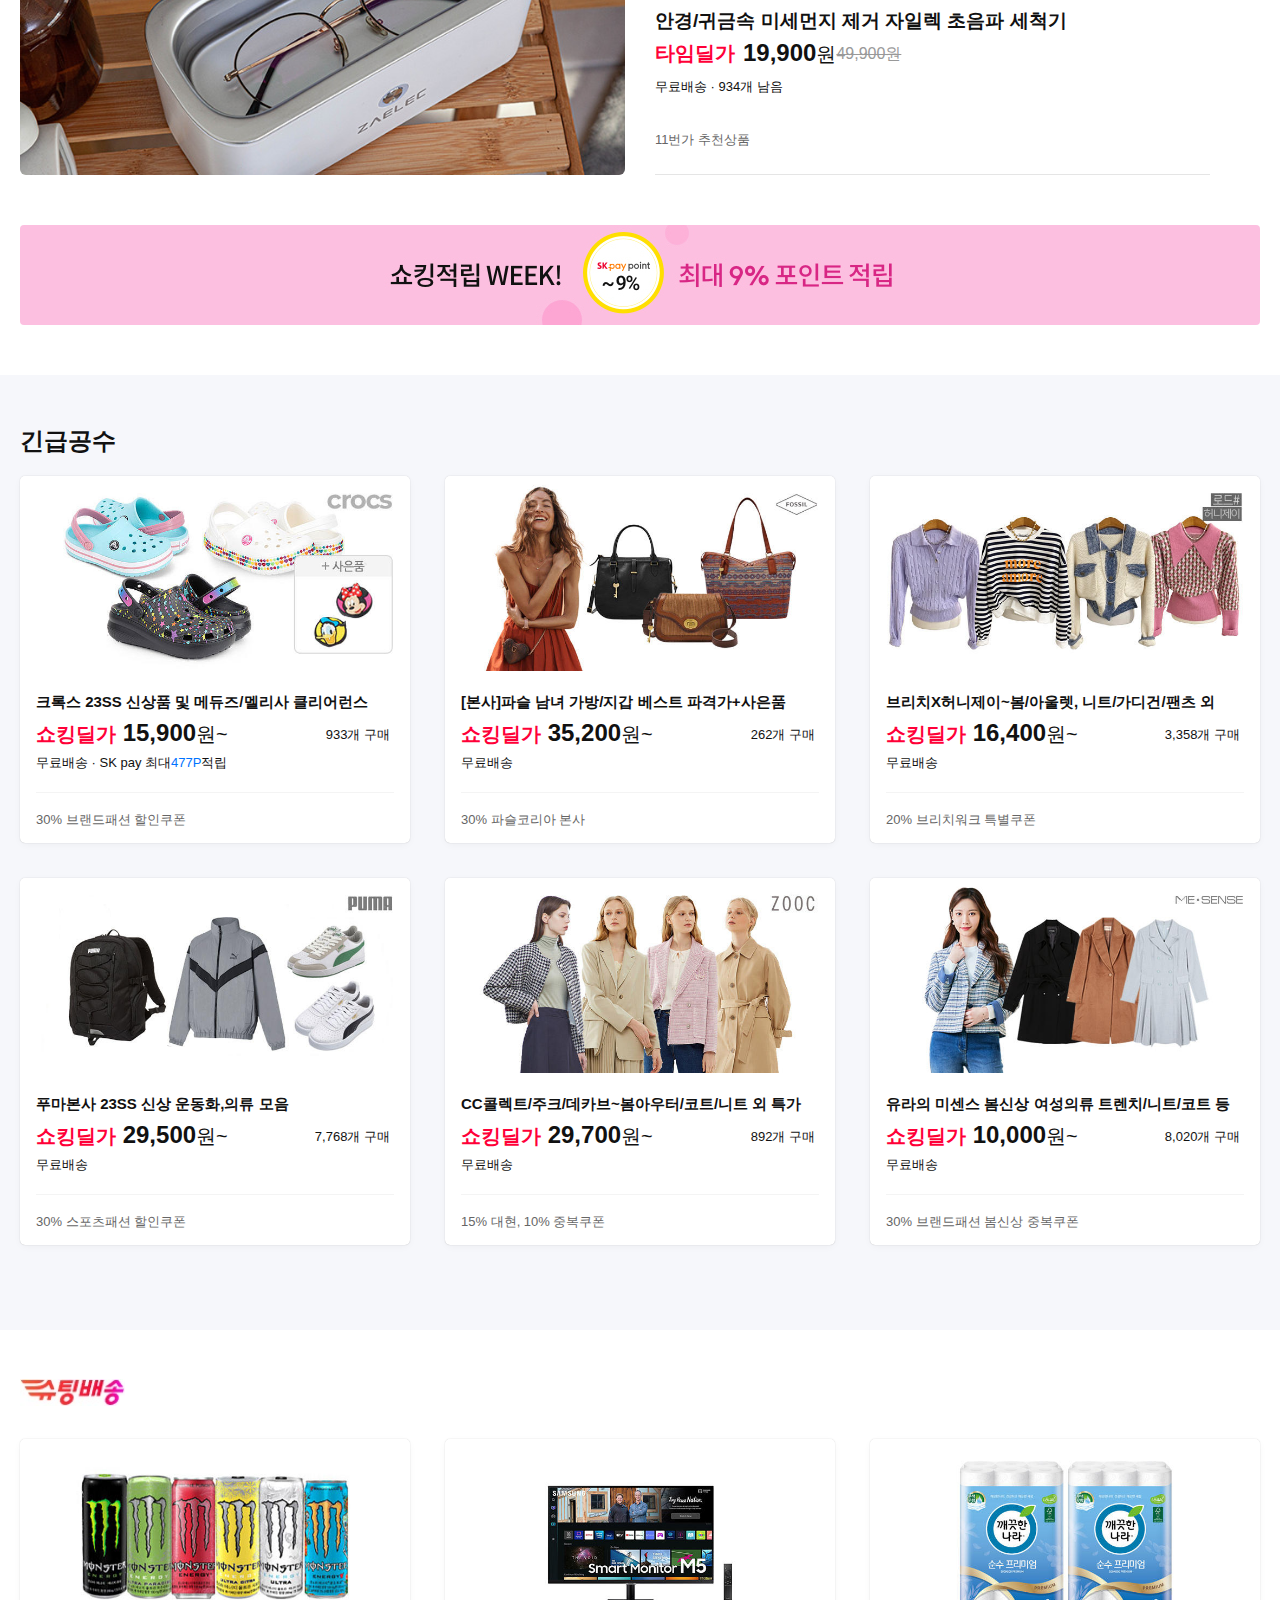
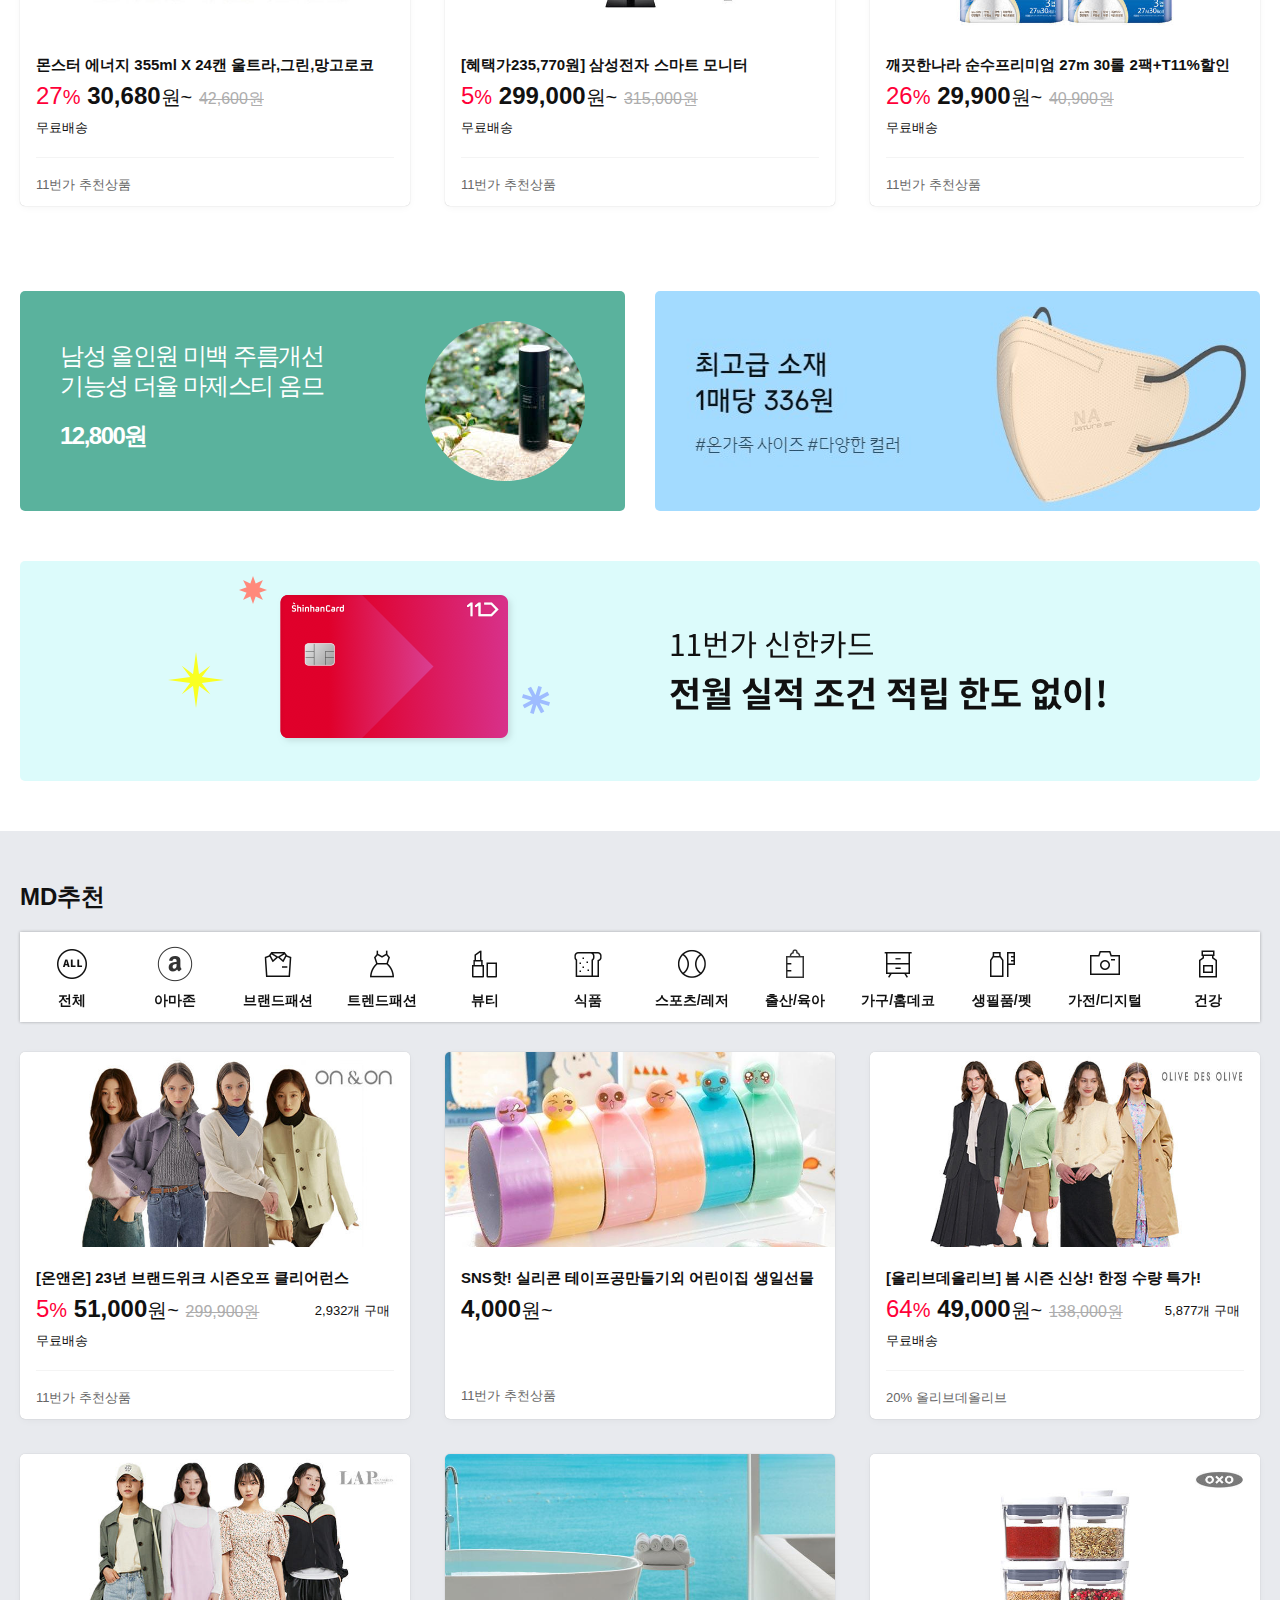
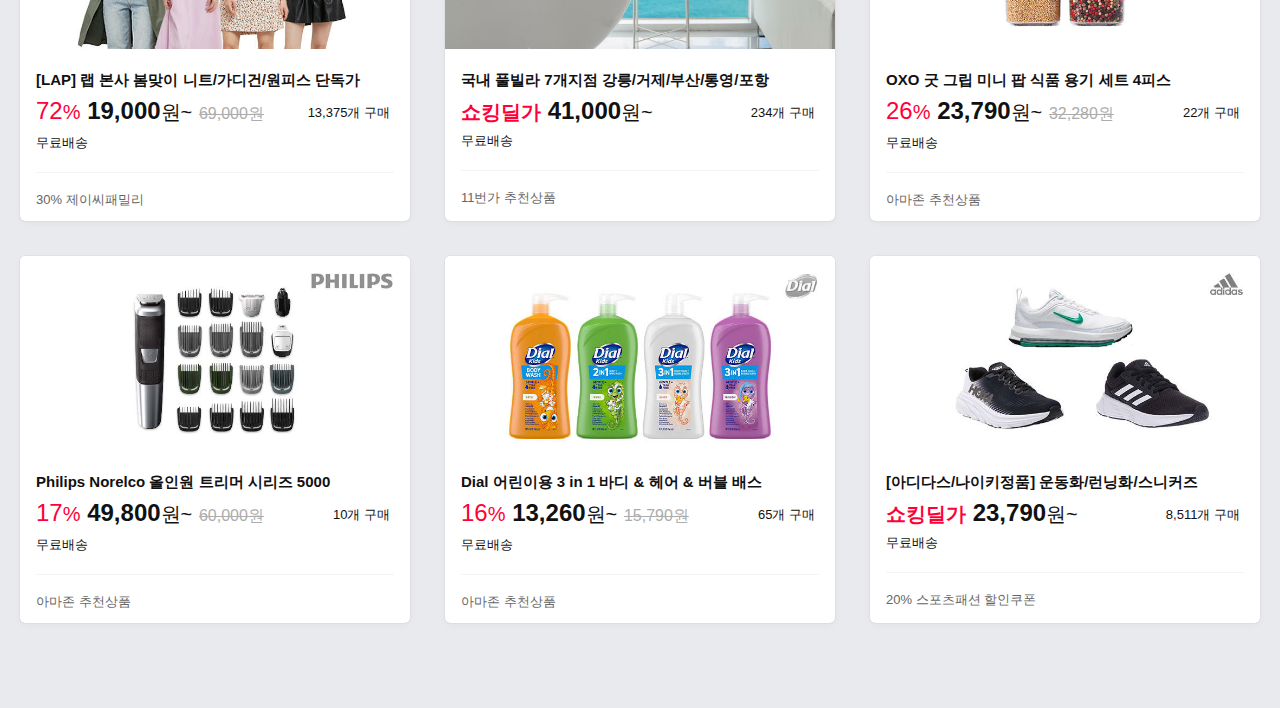
<file: 01/11th_Street/11th_Street.html>
<!DOCTYPE html>
<html lang="ko">
<head>
    <meta charset="UTF-8">
    <meta http-equiv="X-UA-Compatible" content="IE=edge">
    <meta name="viewport" content="width=device-width, initial-scale=1.0">
    <title>11번가</title>
    <!-- 외부 설정 링크가 먼저 와야한다. 내 css가 나중에 와야함 -->
    <link href="./css/basic.css" rel="stylesheet">
    <link rel="icon" href="./img/favicon.ico" type="image/x-icon">
</head>
<body>
    <header>
        <div class="inner">
            <div class="category_btn">
                <button>
                    <span><strong>카테고리 전체보기</strong></span>
                </button>
            </div>
            <h1 class="logo">
                <a href="#">11번가</a>
            </h1>
            <div class="search">
                <form action="">
                    <div class="search_select">
                        <span>통합검색</span>
                        <ul>
                            <li><a href="#">선택통합</a></li>
                            <li><a href="#">쇼킹딩</a></li>
                            <li><a href="#">가격비교</a></li>
                            <li><a href="#">아마존</a></li>
                        </ul>
                    </div>
                    <input type="text" class="search_text" placeholder="신학기 게이밍 의자 2만원 즉시할인!">
                    <button type="submit" class="search_btn">검색</button>
                </form>
            </div>
            <div class="usermenu">
                <ul>
                    <li class="my">
                        <a href="#">나의 메뉴</a>
                        <ul class="my_sub">
                            <li><a href="#">나의 쿠폰</a></li>
                            <li><a href="#">주문/배송조회</a></li>
                            <li><a href="#">최소/반품/교환</a></li>
                            <li><a href="#">고객센터</a></li>
                            <li><a href="#">회원정보</a></li>
                        </ul>
                    </li>
                    <li class="order"><a href="#">주문</a></li>
                    <li class="cart"><a href="#">장바구니</a></li>
                    <li class="lately"><a href="#">최근 본 상품</a></li>
                </ul>
            </div>
        </div>
    </header>
    <nav>
        <div class="inner">
            <div class="nav_gnb">
                <ul class="nav-left">
                    <a href="#" class="shoting"><li></li></a>
                    <a href="#"><li>쇼킹딜</li></a>
                    <a href="#"><li>베스트</li></a>
                    <a href="#"><li>쿠폰/기획전</li></a>
                    <a href="#"><li>장보기</li></a>
                    <a href="#"><li>T공식대리점</li></a>
                    <a href="#"><li class="amazon">아마존</li></a>
                    <a href="#"><li>아마존 딜</li></a>
                    <a href="#"><li>아마존 베스트</li></a>
                </ul>
            </div>
            <div class="nav_util">
                <ul>
                    <li><a href="#">로그인</a></li>
                    <li><a href="#">회원가입</a></li>
                    <li><a href="#">바로가기</a></li>
                    <li class="global_link">
                        <a href="#">
                            <div></div>
                            <div></div>
                        </a>
                    </li>
                </ul>
            </div>
        </div>
    </nav>
    <div class="visual">
        <img src="./img/main-section.jpg" alt="">
    </div>

    <div id="content">
        <section class="inner fast_link">
            <ul>
                <li>
                    <a href="">
                        <span class="icon"></span>
                        <span class="text">출첵/혜택</span>
                    </a>
                </li>
                <li>
                    <a href="">
                        <span class="icon"></span>
                        <span class="text">34000P</span>
                    </a>
                </li>
                <li>
                    <a href="">
                        <span class="icon"></span>
                        <span class="text">슈팅배송</span>
                    </a>
                </li>
                <li>
                    <a href="">
                        <span class="icon"></span>
                        <span class="text">공식대리점</span>
                    </a>
                </li>
                <li>
                    <a href="">
                        <span class="icon"></span>
                        <span class="text">비즈11번가</span>
                    </a>
                </li>
                <li>
                    <a href="">
                        <span class="icon"></span>
                        <span class="text">장보기</span>
                    </a>
                </li>
                <li>
                    <a href="">
                        <span class="icon"></span>
                        <span class="text">제휴신한카드</span>
                    </a>
                </li>
                <li>
                    <a href="">
                        <span class="icon"></span>
                        <span class="text">7%할인받기</span>
                    </a>
                </li>
                <li>
                    <a href="">
                        <span class="icon"></span>
                        <span class="text">여행</span>
                    </a>
                </li>
                <li>
                    <a href="">
                        <span class="icon"></span>
                        <span class="text">특가한판승</span>
                    </a>
                </li>
            </ul>
        </section>
        <section class="focus">
            <div class="inner">
                <h2>시선집중</h2>
                <ul class="card_wrap">
                    <li>
                        <div class="card">
                            <a href="#">
                                <div class="card_thumb"><img src="./img/focus1.jpg" alt="focus1"></div>
                                <div class="card_info">
                                    <p class="card_title"><strong>닥스키즈/헤지스키즈 새학기 봄의류 특가딜 UP TO</strong></p>
                                    <p class="card_price">
                                        <span class="price_now"><strong>31,000</strong>원~</span>
                                    </p>
                                    <p class="card_price_option">
                                        <span>무료배송</span>
                                    </p>
                                    <p class="card_count">
                                        <span>4,614개 구매</span>
                                    </p>
                                    <p class="card_add">
                                        <span>11번가 추천상품</span>
                                    </p>
                                </div>
                            </a>
                        </div>
                    </li>
                    <li>
                        <div class="card">
                            <a href="#">
                                <div class="card_thumb"><img src="./img/focus2.jpg" alt="focus1"></div>
                                <div class="card_info">
                                    <p class="card_title"><strong>서울랜드 연간회원권</strong></p>
                                    <p class="card_price">
                                        <span class="price_sale">5<small>%</small></span>
                                        <span class="price_now"><strong>94,900</strong><small>원~</small></span>
                                        <span class="price_old">100,000원</span>
                                    </p>
                                    <p class="card_price_option">
                                        <span>무료배송</span>
                                    </p>
                                    <p class="card_count">
                                        <span>11개 구매</span>
                                    </p>
                                    <p class="card_add">
                                        <span>11번가 추천상품</span>
                                    </p>
                                </div>
                            </a>
                        </div>
                    </li>
                    <li>
                        <div class="card">
                            <a href="#">
                                <div class="card_thumb"><img src="./img/focus3.jpg" alt="focus1"></div>
                                <div class="card_info">
                                    <p class="card_title"><strong>브라이튼 국내/해외 여행준비 튼튼한 캐리어</strong></p>
                                    <p class="card_price">
                                        <span class="price_now"><strong>45,900</strong><small>원~</small></span>
                                    </p>
                                    <p class="card_price_option">
                                        <span>SK pay 최대<em>918P</em>적립</span>
                                    </p>
                                    <p class="card_count">
                                        <span>3,790개 구매</span>
                                    </p>
                                    <p class="card_add">
                                        <span>11번가 추천상품</span>
                                    </p>
                                </div>
                            </a>
                        </div>
                    </li>
                </ul>
            </div>
        </section>
        <section class="time">
            <div class="inner">
                <h2>타임딜</h2>
                <div>
                    <a href="#" class="time_thumb">
                        <img src="./img/timeimg.jpg" alt="timeimg">
                    </a>
                </div>
                    <ul class="time_info">
                        <li>03:03:10</li>
                        <li>타임딜</li>
                        <li><a href=""><strong>안경/귀금속 미세먼지 제거 자일렉 초음파 세척기</strong></a></li>
                        <li>
                            <div>타임딜가</div>
                            <div><strong>19,900</strong><small>원</small></div>
                            <div>49,900원</div>
                        </li>
                        <li>무료배송 · 934개 남음</li>
                        <li>11번가 추천상품</li>
                    </ul>
            </div>
            <div class="inner point_img">
                <img src="./img/point_img.jpg" alt="point">
            </div>
        </section>
        <section class="focus">
            <div class="inner">
                <h2>긴급공수</h2>
                <ul class="card_wrap">
                    <li>
                        <div class="card shocking">
                            <a href="#">
                                <div class="card_thumb"><img src="./img/urgency1.jpg" alt="focus1"></div>
                                <div class="card_info">
                                    <p class="card_title"><strong>크록스 23SS 신상품 및 메듀즈/멜리사 클리어런스</strong></p>
                                    <p class="card_price">
                                        <span class="price_sale">쇼킹딜가</span>
                                        <span class="price_now"><strong>15,900</strong><small>원~</small></span>
                                    </p>
                                    <p class="card_price_option">
                                        <span>무료배송 · SK pay 최대<em>477P</em>적립</span>
                                    </p>
                                    <p class="card_count">
                                        <span>933개 구매</span>
                                    </p>
                                    <p class="card_add">
                                        <span>30% 브랜드패션 할인쿠폰</span>
                                    </p>
                                </div>
                            </a>
                        </div>
                    </li>
                    <li>
                        <div class="card shocking">
                            <a href="#">
                                <div class="card_thumb"><img src="./img/urgency2.jpg" alt="focus1"></div>
                                <div class="card_info">
                                    <p class="card_title"><strong>[본사]파슬 남녀 가방/지갑 베스트 파격가+사은품</strong></p>
                                    <p class="card_price">
                                        <span class="price_sale">쇼킹딜가</span>
                                        <span class="price_now"><strong>35,200</strong><small>원~</small></span>
                                    </p>
                                    <p class="card_price_option">
                                        <span>무료배송</span>
                                    </p>
                                    <p class="card_count">
                                        <span>262개 구매</span>
                                    </p>
                                    <p class="card_add">
                                        <span>30% 파슬코리아 본사</span>
                                    </p>
                                </div>
                            </a>
                        </div>
                    </li>
                    <li>
                        <div class="card shocking">
                            <a href="#">
                                <div class="card_thumb"><img src="./img/urgency3.jpg" alt="focus1"></div>
                                <div class="card_info">
                                    <p class="card_title"><strong>브리치X허니제이~봄/아울렛, 니트/가디건/팬츠 외</strong></p>
                                    <p class="card_price">
                                        <span class="price_sale">쇼킹딜가</span>
                                        <span class="price_now"><strong>16,400</strong><small>원~</small></span>
                                    </p>
                                    <p class="card_price_option">
                                        <span>무료배송</span>
                                    </p>
                                    <p class="card_count">
                                        <span>3,358개 구매</span>
                                    </p>
                                    <p class="card_add">
                                        <span>20% 브리치워크 특별쿠폰</span>
                                    </p>
                                </div>
                            </a>
                        </div>
                    </li>
                    <li>
                        <div class="card shocking">
                            <a href="#">
                                <div class="card_thumb"><img src="./img/urgency4.jpg" alt="focus1"></div>
                                <div class="card_info">
                                    <p class="card_title"><strong>푸마본사 23SS 신상 운동화,의류 모음</strong></p>
                                    <p class="card_price">
                                        <span class="price_sale">쇼킹딜가</span>
                                        <span class="price_now"><strong>29,500</strong><small>원~</small></span>
                                    </p>
                                    <p class="card_price_option">
                                        <span>무료배송</span>
                                    </p>
                                    <p class="card_count">
                                        <span>7,768개 구매</span>
                                    </p>
                                    <p class="card_add">
                                        <span>30% 스포츠패션 할인쿠폰</span>
                                    </p>
                                </div>
                            </a>
                        </div>
                    </li>
                    <li>
                        <div class="card shocking">
                            <a href="#">
                                <div class="card_thumb"><img src="./img/urgency5.jpg" alt="focus1"></div>
                                <div class="card_info">
                                    <p class="card_title"><strong>CC콜렉트/주크/데카브~봄아우터/코트/니트 외 특가</strong></p>
                                    <p class="card_price">
                                        <span class="price_sale">쇼킹딜가</span>
                                        <span class="price_now"><strong>29,700</strong><small>원~</small></span>
                                    </p>
                                    <p class="card_price_option">
                                        <span>무료배송</span>
                                    </p>
                                    <p class="card_count">
                                        <span>892개 구매</span>
                                    </p>
                                    <p class="card_add">
                                        <span>15% 대현, 10% 중복쿠폰</span>
                                    </p>
                                </div>
                            </a>
                        </div>
                    </li>
                    <li>
                        <div class="card shocking">
                            <a href="#">
                                <div class="card_thumb"><img src="./img/urgency6.jpg" alt="focus1"></div>
                                <div class="card_info">
                                    <p class="card_title"><strong>유라의 미센스 봄신상 여성의류 트렌치/니트/코트 등</strong></p>
                                    <p class="card_price">
                                        <span class="price_sale">쇼킹딜가</span>
                                        <span class="price_now"><strong>10,000</strong><small>원~</small></span>
                                    </p>
                                    <p class="card_price_option">
                                        <span>무료배송</span>
                                    </p>
                                    <p class="card_count">
                                        <span>8,020개 구매</span>
                                    </p>
                                    <p class="card_add">
                                        <span>30% 브랜드패션 봄신상 중복쿠폰</span>
                                    </p>
                                </div>
                            </a>
                        </div>
                    </li>
                </ul>
            </div>
        </section>
        <section class="fast_dilivery">
            <div class="inner">
                <div class="fast_dilivery_img"></div>
                <ul class="card_wrap">
                    <li>
                        <div class="card">
                            <a href="#">
                                <div class="card_thumb"><img src="./img/fast_img1.jpg" alt="focus1"></div>
                                <div class="card_info">
                                    <p class="card_title"><strong>몬스터 에너지 355ml X 24캔 울트라,그린,망고로코</strong></p>
                                    <p class="card_price">
                                        <span class="price_sale">27<small>%</small></span>
                                        <span class="price_now"><strong>30,680</strong><small>원~</small></span>
                                        <span class="price_old">42,600원</span>
                                    </p>
                                    <p class="card_price_option">
                                        <span>무료배송</span>
                                    </p>
                                    <p class="card_add">
                                        <span>11번가 추천상품</span>
                                    </p>
                                </div>
                            </a>
                        </div>
                    </li>
                    <li>
                        <div class="card">
                            <a href="#">
                                <div class="card_thumb"><img src="./img/fast_img2.jpg" alt="focus1"></div>
                                <div class="card_info">
                                    <p class="card_title"><strong>[혜택가235,770원] 삼성전자 스마트 모니터</strong></p>
                                    <p class="card_price">
                                        <span class="price_sale">5<small>%</small></span>
                                        <span class="price_now"><strong>299,000</strong><small>원~</small></span>
                                        <span class="price_old">315,000원</span>
                                    </p>
                                    <p class="card_price_option">
                                        <span>무료배송</span>
                                    </p>
                                    <p class="card_add">
                                        <span>11번가 추천상품</span>
                                    </p>
                                </div>
                            </a>
                        </div>
                    </li>
                    <li>
                        <div class="card">
                            <a href="#">
                                <div class="card_thumb"><img src="./img/fast_img3.jpg" alt="focus1"></div>
                                <div class="card_info">
                                    <p class="card_title"><strong>깨끗한나라 순수프리미엄 27m 30롤 2팩+T11%할인</strong></p>
                                    <p class="card_price">
                                        <span class="price_sale">26<small>%</small></span>
                                        <span class="price_now"><strong>29,900</strong><small>원~</small></span>
                                        <span class="price_old">40,900원</span>
                                    </p>
                                    <p class="card_price_option">
                                        <span>무료배송</span>
                                    </p>
                                    <p class="card_add">
                                        <span>11번가 추천상품</span>
                                    </p>
                                </div>
                            </a>
                        </div>
                    </li>
                </ul>
                <div class="snow">
                    <a href="#" class="snowkid">
                        <div class="snow_text">
                            <div>남성 올인원 미백 주름개선 기능성 더율 마제스티 옴므</div>
                            <div><strong>12,800원</strong></div>
                        </div>
                        <div class="snow_img">
                            <img src="./img/snowkid.jpg" alt="snowkid">
                        </div>
                    </a>
                    <a href="#" class="snowkid2">
                        <div>
                            <img src="./img/snowkid2.png" alt="snowkid2">
                        </div>
                    </a>
                </div>
            </div>
            <div class="shinhan_bg">
                <div class="inner">
                    <img src="./img/shinhancard.png" alt="shinhancard">
                </div>
            </div>
        </section>
        <section class="md">
            <div class="inner in_padding">
                <h2>MD추천</h2>
                <div class="md_nav">
                    <ul>
                        <li>
                            <a href="#">
                                <div class="md_nav_img md_nav_icon1"></div>
                                <div class="md_nav_text">전체</div>
                            </a>
                        </li>
                        <li>
                            <a href="#">
                                <div class="md_nav_img md_nav_icon2"></div>
                                <div class="md_nav_text">아마존</div>
                            </a>
                        </li>
                        <li>
                            <a href="#">
                                <div class="md_nav_img md_nav_icon3"></div>
                                <div class="md_nav_text">브랜드패션</div>
                            </a>
                        </li>
                        <li>
                            <a href="#">
                                <div class="md_nav_img md_nav_icon4"></div>
                                <div class="md_nav_text">트렌드패션</div>
                            </a>
                        </li>
                        <li>
                            <a href="#">
                                <div class="md_nav_img md_nav_icon5"></div>
                                <div class="md_nav_text">뷰티</div>
                            </a>
                        </li>
                        <li>
                            <a href="#">
                                <div class="md_nav_img md_nav_icon6"></div>
                                <div class="md_nav_text">식품</div>
                            </a>
                        </li>
                        <li>
                            <a href="#">
                                <div class="md_nav_img md_nav_icon7"></div>
                                <div class="md_nav_text">스포츠/레저</div>
                            </a>
                        </li>
                        <li>
                            <a href="#">
                                <div class="md_nav_img md_nav_icon8"></div>
                                <div class="md_nav_text">출산/육아</div>
                            </a>
                        </li>
                        <li>
                            <a href="#">
                                <div class="md_nav_img md_nav_icon9"></div>
                                <div class="md_nav_text">가구/홈데코</div>
                            </a>
                        </li>
                        <li>
                            <a href="#">
                                <div class="md_nav_img md_nav_icon10"></div>
                                <div class="md_nav_text">생필품/펫</div>
                            </a>
                        </li>
                        <li>
                            <a href="#">
                                <div class="md_nav_img md_nav_icon11"></div>
                                <div class="md_nav_text">가전/디지털</div>
                            </a>
                        </li>
                        <li>
                            <a href="#">
                                <div class="md_nav_img md_nav_icon12"></div>
                                <div class="md_nav_text">건강</div>
                            </a>
                        </li>
                    </ul>
                </div>
                <ul class="card_wrap">
                    <li>
                        <div class="card">
                            <a href="#">
                                <div class="card_thumb"><img src="./img/mdimg1.jpg" alt="focus1"></div>
                                <div class="card_info">
                                    <p class="card_title"><strong>[온앤온] 23년 브랜드위크 시즌오프 클리어런스</strong></p>
                                    <p class="card_price">
                                        <span class="price_sale">5<small>%</small></span>
                                        <span class="price_now"><strong>51,000</strong><small>원~</small></span>
                                        <span class="price_old">299,900원</span>
                                    </p>
                                    <p class="card_price_option">
                                        <span>무료배송</span>
                                    </p>
                                    <p class="card_count">
                                        <span>2,932개 구매</span>
                                    </p>
                                    <p class="card_add">
                                        <span>11번가 추천상품</span>
                                    </p>
                                </div>
                            </a>
                        </div>
                    </li>
                    <li>
                        <div class="card margin">
                            <a href="#">
                                <div class="card_thumb"><img src="./img/mdimg2.jpg" alt="focus1"></div>
                                <div class="card_info">
                                    <p class="card_title"><strong>SNS핫! 실리콘 테이프공만들기외 어린이집 생일선물</strong></p>
                                    <p class="card_price">
                                        <span class="price_now"><strong>4,000</strong><small>원~</small></span>
                                    </p>
                                    <p class="card_add">
                                        <span>11번가 추천상품</span>
                                    </p>
                                </div>
                            </a>
                        </div>
                    </li>
                    <li>
                        <div class="card">
                            <a href="#">
                                <div class="card_thumb"><img src="./img/mdimg3.jpg" alt="focus1"></div>
                                <div class="card_info">
                                    <p class="card_title"><strong>[올리브데올리브] 봄 시즌 신상! 한정 수량 특가!</strong></p>
                                    <p class="card_price">
                                        <span class="price_sale">64<small>%</small></span>
                                        <span class="price_now"><strong>49,000</strong><small>원~</small></span>
                                        <span class="price_old">138,000원</span>
                                    </p>
                                    <p class="card_price_option">
                                        <span>무료배송</span>
                                    </p>
                                    <p class="card_count">
                                        <span>5,877개 구매</span>
                                    </p>
                                    <p class="card_add">
                                        <span>20% 올리브데올리브</span>
                                    </p>
                                </div>
                            </a>
                        </div>
                    </li>
                    <li>
                        <div class="card">
                            <a href="#">
                                <div class="card_thumb"><img src="./img/mdimg4.jpg" alt="focus1"></div>
                                <div class="card_info">
                                    <p class="card_title"><strong>[LAP] 랩 본사 봄맞이 니트/가디건/원피스 단독가</strong></p>
                                    <p class="card_price">
                                        <span class="price_sale">72<small>%</small></span>
                                        <span class="price_now"><strong>19,000</strong><small>원~</small></span>
                                        <span class="price_old">69,000원</span>
                                    </p>
                                    <p class="card_price_option">
                                        <span>무료배송</span>
                                    </p>
                                    <p class="card_count">
                                        <span>13,375개 구매</span>
                                    </p>
                                    <p class="card_add">
                                        <span>30% 제이씨패밀리</span>
                                    </p>
                                </div>
                            </a>
                        </div>
                    </li>
                    <li>
                        <div class="card shocking">
                            <a href="#">
                                <div class="card_thumb"><img src="./img/mdimg5.jpg" alt="focus1"></div>
                                <div class="card_info">
                                    <p class="card_title"><strong>국내 풀빌라 7개지점 강릉/거제/부산/통영/포항</strong></p>
                                    <p class="card_price">
                                        <span class="price_sale">쇼킹딜가</span>
                                        <span class="price_now"><strong>41,000</strong><small>원~</small></span>
                                    </p>
                                    <p class="card_price_option">
                                        <span>무료배송</span>
                                    </p>
                                    <p class="card_count">
                                        <span>234개 구매</span>
                                    </p>
                                    <p class="card_add">
                                        <span>11번가 추천상품</span>
                                    </p>
                                </div>
                            </a>
                        </div>
                    </li>
                    <li>
                        <div class="card">
                            <a href="#">
                                <div class="card_thumb"><img src="./img/mdimg6.jpg" alt="focus1"></div>
                                <div class="card_info">
                                    <p class="card_title"><strong>OXO 굿 그립 미니 팝 식품 용기 세트 4피스</strong></p>
                                    <p class="card_price">
                                        <span class="price_sale">26<small>%</small></span>
                                        <span class="price_now"><strong>23,790</strong><small>원~</small></span>
                                        <span class="price_old">32,280원</span>
                                    </p>
                                    <p class="card_price_option">
                                        <span>무료배송</span>
                                    </p>
                                    <p class="card_count">
                                        <span>22개 구매</span>
                                    </p>
                                    <p class="card_add">
                                        <span>아마존 추천상품</span>
                                    </p>
                                </div>
                            </a>
                        </div>
                    </li>
                    <li>
                        <div class="card">
                            <a href="#">
                                <div class="card_thumb"><img src="./img/mdimg7.jpg" alt="focus1"></div>
                                <div class="card_info">
                                    <p class="card_title"><strong>Philips Norelco 올인원 트리머 시리즈 5000</strong></p>
                                    <p class="card_price">
                                        <span class="price_sale">17<small>%</small></span>
                                        <span class="price_now"><strong>49,800</strong><small>원~</small></span>
                                        <span class="price_old">60,000원</span>
                                    </p>
                                    <p class="card_price_option">
                                        <span>무료배송</span>
                                    </p>
                                    <p class="card_count">
                                        <span>10개 구매</span>
                                    </p>
                                    <p class="card_add">
                                        <span>아마존 추천상품</span>
                                    </p>
                                </div>
                            </a>
                        </div>
                    </li>
                    <li>
                        <div class="card">
                            <a href="#">
                                <div class="card_thumb"><img src="./img/mdimg8.jpg" alt="focus1"></div>
                                <div class="card_info">
                                    <p class="card_title"><strong>Dial 어린이용 3 in 1 바디 & 헤어 & 버블 배스</strong></p>
                                    <p class="card_price">
                                        <span class="price_sale">16<small>%</small></span>
                                        <span class="price_now"><strong>13,260</strong><small>원~</small></span>
                                        <span class="price_old">15,790원</span>
                                    </p>
                                    <p class="card_price_option">
                                        <span>무료배송</span>
                                    </p>
                                    <p class="card_count">
                                        <span>65개 구매</span>
                                    </p>
                                    <p class="card_add">
                                        <span>아마존 추천상품</span>
                                    </p>
                                </div>
                            </a>
                        </div>
                    </li>
                    <li>
                        <div class="card shocking">
                            <a href="#">
                                <div class="card_thumb"><img src="./img/mdimg9.jpg" alt="focus1"></div>
                                <div class="card_info">
                                    <p class="card_title"><strong>[아디다스/나이키정품] 운동화/런닝화/스니커즈</strong></p>
                                    <p class="card_price">
                                        <span class="price_sale">쇼킹딜가</span>
                                        <span class="price_now"><strong>23,790</strong><small>원~</small></span>
                                    </p>
                                    <p class="card_price_option">
                                        <span>무료배송</span>
                                    </p>
                                    <p class="card_count">
                                        <span>8,511개 구매</span>
                                    </p>
                                    <p class="card_add">
                                        <span>20% 스포츠패션 할인쿠폰</span>
                                    </p>
                                </div>
                            </a>
                        </div>
                    </li>
                </ul>
            </div>
        </section>
    </div>
</body>
</html>
</file>
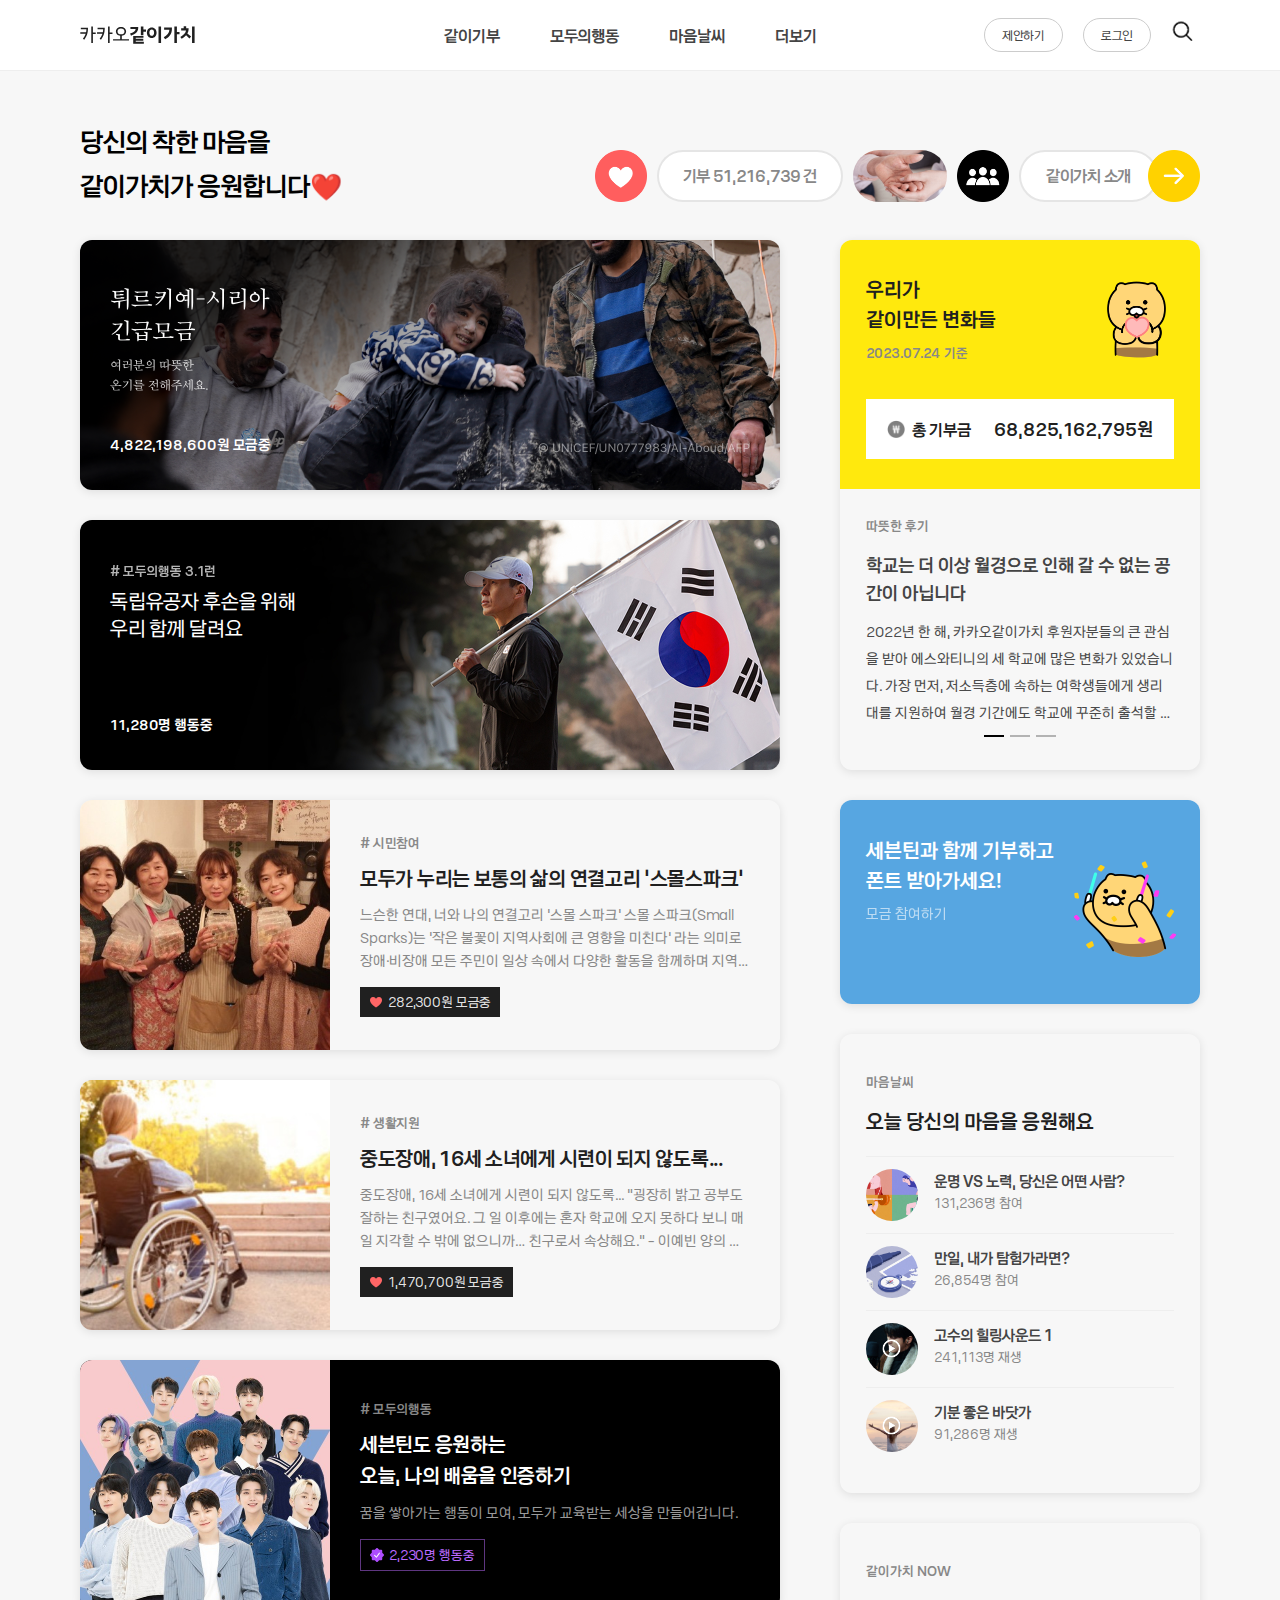
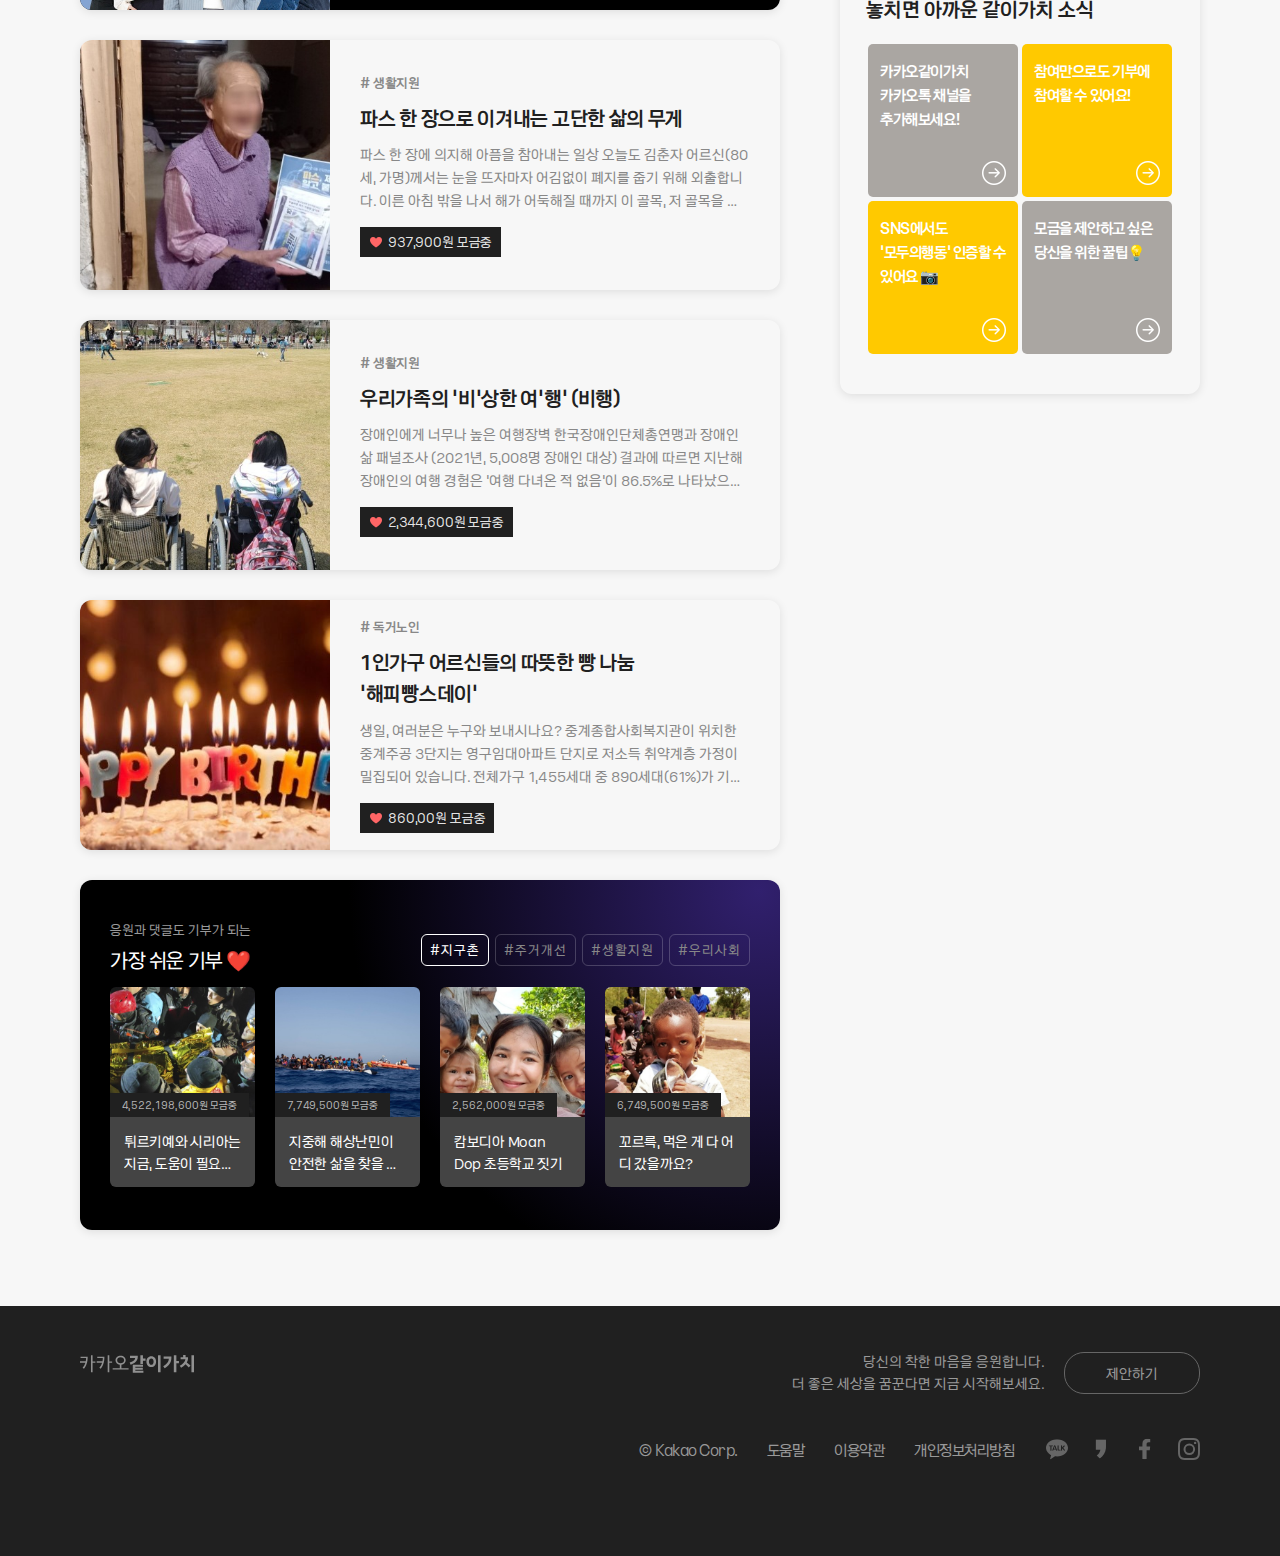
<file: 01/kakaotogether/kakaotogether.html>
<!DOCTYPE html>
<html lang="ko">
<head>
    <meta charset="UTF-8">
    <meta http-equiv="X-UA-Compatible" content="IE=edge">
    <meta name="viewport" content="width=device-width, initial-scale=1.0">
    <title>카카오같이가치</title>
    <link href="css/reset.css" rel="stylesheet">
    <link href="css/togethercss.css" rel="stylesheet">
    <link href="img/favicon.ico" rel="icon" type="image/x-icon">
    <script src="https://code.jquery.com/jquery-3.6.3.js"></script>
</head>
<style>
    @font-face {
        font-family: 'KakaoBigBold';
        src: url('KakaoBigBold.woff2') format('woff2'); }
    
    @font-face {
        font-family: 'KakaoBigRegular';
        src: url('KakaoBigRegular.woff2') format('woff2'); }
</style>
<body>
	<!--header start! -->
    <header class="header-area">
        <div class="container">
			<!--logo start! -->
            <div class="container-img">
                <a href="kakaotogether.html">
                    <img src="img/logo_mo.svg" alt="kakaologo">
                </a>
            </div>
			<!--logo end! -->
			<!--menu start! -->
            <nav class="menu-area">
                <ul>
                    <li><a href="kakaotogether.html" alt="같이기부">같이기부</a></li>
                    <li><a href="kakaotogether.html" alt="모두의행동">모두의행동</a></li>
                    <li><a href="kakaotogether.html" alt="마음날씨">마음날씨</a></li>
                    <li><a href="kakaotogether.html" alt="더보기">더보기</a></li>
                </ul>
            </nav>
			<!--menu end! -->
			<!--util menu start! -->
            <div class="util-menu">
                <a href="kakaotogether.html." alt="제안하기">제안하기</a>
                <a href="kakaotogether.html" alt="로그인">로그인</a>
            </div>
			<a href="kakaotogether.html" alt="search" class="util-search">
                <div>
					<img src="img/search.png" alt="search">
                </div>
            </a>
			<!--util menu end! -->
        </div> 
    </header>
	<!--header end! -->
	<!--main start! -->
    <main id="main">
        <!--container-base start! -->
        <div class="container-base">
            <section class="container-section">
                <h3>당신의 착한 마음을 
                    같이가치가 응원합니다❤️</h3>
                <!--branding-section start! -->
                <div class="branding-section">
                    <div class="branding-item">
                        <div><img src="img/ico_home_donation.png" alt="ico_home_donation" class="home"></div>
                        <div>기부 51,216,739 건</div>
                        <div><img src="img/bg_home_hands.png" alt="bg_home_hands" class="hands"></div>
                        <div><img src="img/ico_action_people.png" alt="ico_action_people" class="people"></div>
                        <a href="" class="together">
                            <div class="together-introduce">같이가치 소개</div>
                            <div>
                                <img src="img/ico_home_arrow_220831.png" alt="ico_home_arrow_220831" class="arrow">
                            </div>
                        </a>
                    </div>
                </div>
                <!--branding-section end! -->
            </section>
        </div>
        <!--container-base end! -->
        <!--main-container start! -->
        <div id="container">
            <div id="main-container">
                <section class="main-section">
                    <a href="kakaotogether.html">
                        <div class="radius trkiye-img">
                            <div>4,822,198,600원 모금중</div>
                        </div>
                    </a>
                </section>
                <section class="main-section">
                    <a href="kakaotogether.html">
                        <div class="radius korea-img">
                            <div># 모두의행동 3.1런</div>
                            <div>독립유공자 후손을 위해 우리 함께 달려요</div>
                            <div>11,280명 행동중</div>
                        </div>
                    </a>
                </section>
                <section class="main-section main-flex">
                    <a href="kakaotogether.html">
                        <div class="radius main-flex">
                            <div>
                                <div class="backimg"></div>
                            </div>
                            <div class="donation">
                                <div># 시민참여</div>
                                <div>모두가 누리는 보통의 삶의 연결고리 '스몰스파크'</div>
                                <div>
                                    느슨한 연대, 너와 나의 연결고리 '스몰 스파크' 스몰 스파크(Small Sparks)는 ‘작은 불꽃이 지역사회에 큰 영향을 미친다’ 라는 의미로 장애·비장애 모든 주민이 일상 속에서 다양한 활동을 함께하며 지역의 변화를 이끌 수 있도록 소규모 기금을 지원하는 사업입니다.
                                </div>
                                <div class="donation-box">
                                    <img src="img/ico_heart.png" alt="ico-heart">
                                    <div>282,300원 모금중</div>
                                </div>
                            </div>
                        </div>
                    </a>
                </section>
                <section class="main-section main-flex">
                    <a href="kakaotogether.html">
                        <div class="radius main-flex">
                            <div>
                                <div class="backimg2"></div>
                            </div>
                            <div class="donation">
                                <div># 생활지원</div>
                                <div>중도장애, 16세 소녀에게 시련이 되지 않도록...</div>
                                <div>
                                    중도장애, 16세 소녀에게 시련이 되지 않도록... “굉장히 밝고 공부도 잘하는 친구였어요. 그 일 이후에는 혼자 학교에 오지 못하다 보니 매일 지각할 수 밖에 없으니까… 친구로서 속상해요.” - 이예빈 양의 친구  “항상 꼬박꼬박 인사도 잘하고 밝아서 
                                </div>
                                <div class="donation-box">
                                    <img src="img/ico_heart.png" alt="ico-heart">
                                    <div>1,470,700원 모금중</div>
                                </div>
                            </div>
                        </div>
                    </a>
                </section>
                <section class="main-section main-flex">
                    <a href="kakaotogether.html">
                        <div class="radius main-flex black-bg">
                            <div>
                                <div class="backimg3"></div>
                            </div>
                            <div class="donation black-font">
                                <div># 모두의행동</div>
                                <div class="pre_line">세븐틴도 응원하는 
                                    오늘, 나의 배움을 인증하기 </div>
                                <div>
                                    꿈을 쌓아가는 행동이 모여, 모두가 교육받는 세상을 만들어갑니다.
                                </div>
                                <div class="donation-box">
                                    <svg xmlns="http://www.w3.org/2000/svg" xmlns:xlink="http://www.w3.org/1999/xlink" viewBox="0 0 28 28" width="14" height="14" opacity="1" class="base__SvgIcon-sc-1mima33-0 eXtuti">
                                        <g fill="none" fill-rule="evenodd">
                                            <path d="m15.414.566 2.934 2.933L22.5 3.5a2 2 0 0 1 2 2v4.15l2.934 2.936a2 2 0 0 1 0 2.828L24.5 18.35 24.5 22.5a2 2 0 0 1-2 2h-4.15l-2.936 2.934a2 2 0 0 1-2.828 0L9.65 24.5 5.5 24.5a2 2 0 0 1-2-2v-4.152L.565 15.414a2 2 0 0 1 0-2.828L3.499 9.65 3.5 5.5a2 2 0 0 1 2-2h4.151L12.586.565a2 2 0 0 1 2.828 0z" fill="#ad4cfe"></path>
                                            <path d="M18.02 9.62a1 1 0 0 1 1.677 1.082l-.068.106-6.066 8.21a1 1 0 0 1-1.443.175l-.09-.085-3.506-3.73a1 1 0 0 1 1.366-1.456l.091.086 2.685 2.857 5.354-7.246z" fill="#fff" fill-rule="nonzero"></path>
                                        </g>
                                    </svg>
                                    <div>2,230명 행동중</div>
                                </div>
                            </div>
                        </div>
                    </a>
                </section>
                <section class="main-section main-flex">
                    <a href="kakaotogether.html">
                        <div class="radius main-flex">
                            <div>
                                <div class="backimg4"></div>
                            </div>
                            <div class="donation">
                                <div># 생활지원</div>
                                <div>파스 한 장으로 이겨내는 고단한 삶의 무게</div>
                                <div>
                                    파스 한 장에 의지해 아픔을 참아내는 일상 오늘도 김춘자 어르신(80세, 가명)께서는 눈을 뜨자마자 어김없이 폐지를 줍기 위해 외출합니다. 이른 아침 밖을 나서 해가 어둑해질 때까지 이 골목, 저 골목을 다니며 폐지를 줍습니다.
                                </div>
                                <div class="donation-box">
                                    <img src="img/ico_heart.png" alt="ico-heart">
                                    <div>937,900원 모금중</div>
                                </div>
                            </div>
                        </div>
                    </a>
                </section>
                <section class="main-section main-flex">
                    <a href="kakaotogether.html">
                        <div class="radius main-flex">
                            <div>
                                <div class="backimg5"></div>
                            </div>
                            <div class="donation">
                                <div># 생활지원</div>
                                <div>우리가족의 '비'상한 여'행' (비행)</div>
                                <div>
                                    장애인에게 너무나 높은 여행장벽 한국장애인단체총연맹과 장애인삶 패널조사 (2021년, 5,008명 장애인 대상) 결과에 따르면 지난해 장애인의 여행 경험은 '여행 다녀온 적 없음’이 86.5%로 나타났으며, 이중 국내 여행을
                                </div>
                                <div class="donation-box">
                                    <img src="img/ico_heart.png" alt="ico-heart">
                                    <div>2,344,600원 모금중</div>
                                </div>
                            </div>
                        </div>
                    </a>
                </section>
                <section class="main-section main-flex">
                    <a href="kakaotogether.html">
                        <div class="radius main-flex">
                            <div>
                                <div class="backimg6"></div>
                            </div>
                            <div class="donation">
                                <div># 독거노인</div>
                                <div>1인가구 어르신들의 따뜻한 빵 나눔 '해피빵스데이'</div>
                                <div>
                                    생일, 여러분은 누구와 보내시나요? 중계종합사회복지관이 위치한 중계주공 3단지는 영구임대아파트 단지로 저소득 취약계층 가정이 밀집되어 있습니다. 전체가구 1,455세대 중 890세대(61%)가 기초생활수급가정이며, 641세대(44%)가 독거어르신 가정인 열악한 지역입니다. 특히, 저소득 65세 이상 1인가구의 경우 ‘외로움’과 ‘사회적 고립’에 더욱
                                </div>
                                <div class="donation-box">
                                    <img src="img/ico_heart.png" alt="ico-heart">
                                    <div>860,00원 모금중</div>
                                </div>
                            </div>
                        </div>
                    </a>
                </section>
                <section class="main-section last-height">
                        <div class="radius">
                            <a class="last-height-a" href="kakaotogether.html">
                                <div>
                                    <div>응원과 댓글도 기부가 되는</div>
                                    <div>가장 쉬운 기부 ❤️</div>
                                </div>
                            </a>
                            <div id="tab-head">
                                <ul class="tab-menu">
                                    <li onclick="tab(this);" class="tab-color on">
                                        <div class="tabCon-title" style="color: #fff; border: 1px solid #fff;">#지구촌</div>
                                        <!-- 각각의 content -->
                                    </li>
                                    <li onclick="tab(this);" class="tab-color">
                                        <div class="tabCon-title">#주거개선</div>
                                    </li>
                                    <li onclick="tab(this);" class="tab-color">
                                        <div class="tabCon-title">#생활지원</div>
                                    </li>
                                    <li onclick="tab(this);" class="tab-color">
                                        <div class="tabCon-title">#우리사회</div>
                                    </li>
                                </ul>
                            </div>
                            <div class="tabCon-head">
                                <div class="tabCon tabCon-img1" style="display: block;">
                                    <div class="tab-content">
                                        <a href="#" class="tab-box">
                                            <div class="top-common top-img1">
                                                <div>4,522,198,600원 모금중</div>
                                            </div>
                                            <div class="bottom-text">
                                                <span>튀르키예와 시리아는 지금, 도움이 필요합니다</span>
                                            </div>
                                        </a>
                                        <div>
                                            <a href="#" class="tab-box">
                                                <div class="top-common top-img2">
                                                    <div>7,749,500원 모금중</div>
                                                </div>
                                                <div class="bottom-text">
                                                    <span>지중해 해상난민이 안전한 삶을 찾을 수 있게 도와주세요</span>
                                                </div>
                                            </a>
                                        </div>
                                        <div>
                                            <a href="#" class="tab-box">
                                                <div class="top-common top-img3">
                                                    <div>2,562,000원 모금중</div>
                                                </div>
                                                <div class="bottom-text">
                                                    <span>캄보디아 Moan Dop 초등학교 짓기</span>
                                                </div>
                                            </a>
                                        </div>
                                        <div>
                                            <a href="#" class="tab-box">
                                                <div class="top-common top-img4">
                                                    <div>6,749,500원 모금중</div>
                                                </div>
                                                <div class="bottom-text">
                                                    <span>꼬르륵, 먹은 게 다 어디 갔을까요?</span>
                                                </div>
                                            </a>
                                        </div>
                                    </div>
                                </div>
                                <div class="tabCon tabCon-img2" style="display: none;">
                                    <div class="tab-content">
                                        <a href="#" class="tab-box">
                                            <div class="top-common top-img1">
                                                <div>1,226,200원 모금중</div>
                                            </div>
                                            <div class="bottom-text">
                                                <span>안전하고 안심할 수 있는 주거 환경 만들기 함께 해요</span>
                                            </div>
                                        </a>
                                        <div>
                                            <a href="#" class="tab-box">
                                                <div class="top-common top-img2">
                                                    <div>8,865,200원 모금중</div>
                                                </div>
                                                <div class="bottom-text">
                                                    <span>거동불편 홀몸 어르신 헌 이불 교체 프로젝트 '다시 봄'</span>
                                                </div>
                                            </a>
                                        </div>
                                        <div>
                                            <a href="#" class="tab-box">
                                                <div class="top-common top-img3">
                                                    <div>4,172,000원 모금중</div>
                                                </div>
                                                <div class="bottom-text">
                                                    <span>하루라도 깨끗한 집에서 살아보면 좋겠네</span>
                                                </div>
                                            </a>
                                        </div>
                                        <div>
                                            <a href="#" class="tab-box">
                                                <div class="top-common top-img4">
                                                    <div>3,156,000원 모금중</div>
                                                </div>
                                                <div class="bottom-text">
                                                    <span>용기를 낸 ‘멋진 아빠’ 찬우씨를 응원해 주세요</span>
                                                </div>
                                            </a>
                                        </div>
                                    </div>
                                </div>
                                <div class="tabCon tabCon-img3" style="display: none;">
                                    <div class="tab-content">
                                        <a href="#" class="tab-box">
                                            <div class="top-common top-img1">
                                                <div>9,740,000원 모금중</div>
                                            </div>
                                            <div class="bottom-text">
                                                <span>자립준비청년의 새출발을 응원해</span>
                                            </div>
                                        </a>
                                        <div>
                                            <a href="#" class="tab-box">
                                                <div class="top-common top-img2">
                                                    <div>7,232,200원 모금중</div>
                                                </div>
                                                <div class="bottom-text">
                                                    <span>함께하는 모든 순간이 기적인 아이, 선우</span>
                                                </div>
                                            </a>
                                        </div>
                                        <div>
                                            <a href="#" class="tab-box">
                                                <div class="top-common top-img3">
                                                    <div>3,823,000원 모금중</div>
                                                </div>
                                                <div class="bottom-text">
                                                    <span>온종일 아픈 가족들을 돌보는 75세 엄마 계순 씨!</span>
                                                </div>
                                            </a>
                                        </div>
                                        <div>
                                            <a href="#" class="tab-box">
                                                <div class="top-common top-img4">
                                                    <div>2,823,000원 모금중</div>
                                                </div>
                                                <div class="bottom-text">
                                                    <span>무료급식를 통해 어르신들께 영양가득 식사를 대접합니다!</span>
                                                </div>
                                            </a>
                                        </div>
                                    </div>
                                </div>
                                <div class="tabCon tabCon-img4" style="display: none;">
                                    <div class="tab-content">
                                        <a href="#" class="tab-box">
                                            <div class="top-common top-img1">
                                                <div>2,028,300원 모금중</div>
                                            </div>
                                            <div class="bottom-text">
                                                <span>꼬물꼬물 도시의 나무 지킴이를 응원해 주세요!</span>
                                            </div>
                                        </a>
                                        <div>
                                            <a href="#" class="tab-box">
                                                <div class="top-common top-img2">
                                                    <div>1,835,800원 모금중</div>
                                                </div>
                                                <div class="bottom-text">
                                                    <span>퐁당퐁당 환경지키미 EM흙공 던지기</span>
                                                </div>
                                            </a>
                                        </div>
                                        <div>
                                            <a href="#" class="tab-box">
                                                <div class="top-common top-img3">
                                                    <div>1,466,000원 모금중</div>
                                                </div>
                                                <div class="bottom-text">
                                                    <span>지역 중심의 비대면 환경교육 컨텐츠 만들기</span>
                                                </div>
                                            </a>
                                        </div>
                                        <div>
                                            <a href="#" class="tab-box">
                                                <div class="top-common top-img4">
                                                    <div>4,679,000원 모금중</div>
                                                </div>
                                                <div class="bottom-text">
                                                    <span>관동대지진조선인학살 100주년 위령의 종루 개보수 모금</span>
                                                </div>
                                            </a>
                                        </div>
                                    </div>
                                </div>
                            </div>
                        </div>
                </section>
            </div>
            <!--main-container end! -->
            <div id="right_container">
                <section class="we_trans left-radius">
                    <div class="yellow_box">
                        <h4><a href="#">우리가
                            같이만든 변화들</a></h4>
                        <p>2023.07.24 기준</p>
                        <div></div>
                        <a href="#" class="money_box">
                            <div>
                                <div></div>
                                <div>총 기부금</div>
                                <div>68,825,162,795원</div>
                            </div>
                        </a>
                    </div>
                    <div class="review_box">
                        <ul>
                            <li>
                                <input type="radio" name="tab_text" id="tab_text1" checked>
                                <label for="tab_text1"></label>
                                <div class="tabCon_text">
                                    <div class="tabCon_text_flex">
                                        <a href="#">
                                            <div class="top_text">따뜻한 후기</div>
                                        </a>
                                        <a href="#">
                                            <div class="middle_text">학교는 더 이상 월경으로 인해 갈 수 없는 공간이 아닙니다</div>
                                        </a>
                                        <a href="#">
                                            <div class="bottom_text">
                                                2022년 한 해, 카카오같이가치 후원자분들의 큰 관심을 받아 에스와티니의 세 학교에 많은 변화가 있었습니다.
                                                가장 먼저, 저소득층에 속하는 여학생들에게 생리대를 지원하여 월경 기간에도 학교에 꾸준히 출석할 수 있게 되었습니다.
                                            </div>
                                        </a>
                                    </div>
                                </div>
                            </li>
                            <li>
                                <input type="radio" name="tab_text" id="tab_text2">
                                <label for="tab_text2"></label>
                                <div class="tabCon_text">
                                    <div class="tabCon_text_flex">
                                        <a href="#">
                                            <div class="top_text">따뜻한 후기</div>
                                        </a>
                                        <a href="#">
                                            <div class="middle_text">사각지대 범죄 피해자의 일상 회복을 응원하였습니다!</div>
                                        </a>
                                        <a href="#">
                                            <div class="bottom_text">
                                                범죄피해자 지원은 관련 법 규정에 따라 이루어집니다. 하지만 복잡한 규정을 인지하지 못하거나 제도권 내 피해 지원을 받기 위해
                                                달성해야 할 일정한 기준에 아쉽게 미치지 못하여 도움을 받지 못하는 사각지대 범죄 피해자가 발생하고 있습니다.
                                            </div>
                                        </a>
                                    </div>
                                </div>
                            </li>
                            <li>
                                <input type="radio" name="tab_text" id="tab_text3">
                                <label for="tab_text3"></label>
                                <div class="tabCon_text">
                                    <div class="tabCon_text_flex">
                                        <a href="#">
                                            <div class="top_text">따뜻한 후기</div>
                                        </a>
                                        <a href="#">
                                            <div class="middle_text">전쟁이 덮친 일상의 평화</div>
                                        </a>
                                        <a href="#">
                                            <div class="bottom_text lineClamp5">
                                                지난 2월 전쟁이 시작된 이후 우크라이나에서는 많은 사람들이 고통에 시달려왔습니다. 도시에는 전기와 수도가 끊겼고,
                                                사람들은 식량과 식수가 없어 탈수와 영양실조에 시달리는 것은 물론 밤에는 어둠 속에서 포탄 소리를 들어야 했습니다.
                                                거동이 불편하거나 장애를 가진 사람들에게는 상황이 더 심각했습니다.
                                            </div>
                                        </a>
                                    </div>
                                </div>
                            </li>
                        </ul>
                    </div>
                </section>
                <section class="seven_teen left-radius">
                    <a href="#">
                        <div class="seven_font">
                            <div>세븐틴과 함께 기부하고 
                                폰트 받아가세요!</div>
                            <div>모금 참여하기</div>
                        </div>
                    </a>
                </section>
                <section class="mind_diary left-radius">
                    <a href="#" class="mind_font">
                        <div>마음날씨</div>
                        <div>오늘 당신의 마음을 응원해요</div>
                    </a>
                    <ul>
                        <li>
                            <a href="#" class="mind_content">
                                <div>
                                    <div class="mind_img1"></div>
                                </div>
                                <div>
                                    <div>운명 VS 노력, 당신은 어떤 사람?</div>
                                    <div>131,236명 참여</div>
                                </div>
                            </a>
                        </li>
                        <li>
                            <a href="#" class="mind_content">
                                <div>
                                    <div class="mind_img2"></div>
                                </div>
                                <div>
                                    <div>만일, 내가 탐험가라면?</div>
                                    <div>26,854명 참여</div>
                                </div>
                            </a>
                        </li>
                        <li>
                            <a href="#" class="mind_content">
                                <div>
                                    <div class="mind_img3">
                                        <div class="play_button"></div>
                                    </div>
                                </div>
                                <div>
                                    <div>고수의 힐링사운드 1</div>
                                    <div>241,113명 재생</div>
                                </div>
                            </a>
                        </li>
                        <li>
                            <a href="#" class="mind_content">
                                <div>
                                    <div class="mind_img4">
                                        <div class="play_button"></div>
                                    </div>
                                </div>
                                <div>
                                    <div>기분 좋은 바닷가</div>
                                    <div>91,286명 재생</div>
                                </div>
                            </a>
                        </li>
                    </ul>
                </section>
                <section class="left-radius now-box">
                    <h4>같이가치 NOW</h4>
                    <h3>놓치면 아까운 같이가치 소식</h3>
                    <ul class="now-content-box">
                        <li>
                            <a href="#">
                                <div>카카오같이가치 카카오톡 채널을 추가해보세요! </div>
                                <i></i>
                            </a>
                        </li>
                        <li>
                            <a href="#">
                                <div>참여만으로도 기부에 참여할 수 있어요!</div>
                                <i></i>
                            </a>
                        </li>
                        <li>
                            <a href="#">
                                <div>SNS에서도 '모두의행동' 인증할 수 있어요 📷</div>
                                <i></i>
                            </a>
                        </li>
                        <li>
                            <a href="#">
                                <div>모금을 제안하고 싶은 당신을 위한 꿀팁💡</div>
                                <i></i>
                            </a>
                        </li>
                    </ul>
                </section>
            </div>
        </div>
    </main>
	<!--main end! -->
    <!-- footer start! -->
    <footer>
        <div class="container_foo">
            <a href="#"></a>
            <div class="foo_right">
                <p class="foo_font">
                    당신의 착한 마음을 응원합니다.
                    더 좋은 세상을 꿈꾼다면 지금 시작해보세요.
                </p>
                <div class="util-black">
                    <a href="#">제안하기</a>
                </div>
            </div>
        </div>
        <div class="container_foo foo_bottom">
            <ul class="first_foo">   
                <li><a href="#">© Kakao Corp.</a></li>
                <li><a href="#">도움말</a></li>
                <li><a href="#">이용약관</a></li>
                <li><a href="#">개인정보처리방침</a></li>
            </ul>
            <ul class="seconde_foo">
                <li><a href="#"></a></li>
                <li><a href="#"></a></li>
                <li><a href="#"></a></li>
                <li><a href="#"></a></li>
            </ul>
        </div>
    </footer>
    <!-- footer end! -->
</body>
<script>
        function tab(v){
        let idx = $(v).index()+1;
        $(v).addClass('on').siblings().removeClass('on');

        $('.tabCon-head .tabCon').css('display','none');
        $('.tabCon-head .tabCon:nth-of-type('+(idx)+')').css('display', 'block');
        $('.tab-menu .tab-color div').css( {'color' : 'rgb(136, 136, 136)', 'border' : '1px solid rgba(255,255,255,0.2)' } );
        $('.tab-menu .tab-color:nth-of-type('+(idx)+') div').css( {'color' : 'rgb(255,255,255)', 'border' : '1px solid rgb(255,255,255)' } ); }
</script>
</html>
</file>
<file: 01/hotelLago(반응형)/css/basic.css>
@charset "UTF-8"; 
@font-face {
    font-family: PoiretOne;
    src: url(../font/PoiretOne-Regular.woff);
    font-style:normal;
    font-weight:400;
    src: local('PoiretOne'), 
    url(../font/PoiretOne-Regular.ttf) format('truetype'),
    url(../font/PoiretOne-Regular.woff2) format(woff2),
}

body { font-family:PoiretOne, Verdana, Geneva, Tahoma, sans-serif; color:#333333}
a { color:inherit }
ul::after { display: block; content: ""; clear: both;}

/* 레이아웃 */
header { position:fixed; left:0; top:0; height:100%; width:15%; }
#util { position:relative; background:#111; width:85%; height:35px; margin-left:15%; transition:.3s; }
section { width:85%; margin-left:15%; background:lightpink; transition:.3s;}

/* 헤더 */
header h1 { position:absolute; top:10vh; left:50%; transform:translate(-50%); width:180px; height:136px; background:url('../img/logo1.png') no-repeat center center / contain ; text-indent:-9999px; transition:.3s; }
.gnb { position:absolute; top:30vh; left:50%; margin-left:-60px;transition:.3s; }
.gnb li { padding:8px 0; }
.gnb a { font-size:18px; font-weight:bold; color:#666; transition:.3s; text-transform: uppercase;  }
.gnb a:hover { color:#000; }
.gnb a i { margin-right:8px; }

.sns { position:absolute; bottom:30px; right:50%; transform:translate(50%); text-align:center; }
.sns a { font-family:'Khand',sans-serif; text-transform: uppercase; }
.sns_icon { display:inline-block; width:25px; height:25px; line-height:25px; border:1px solid #333; margin-top:7px;}
.sns a:first-child::after { display:inline-block; content:""; width:1px; height:10px; background:#666; margin:0 5px 0 10px; }

/* util  */
#util a { position:absolute; color:#c9c9c9; font-family: 'Parisienne', cursive; line-height:35px; font-size:18px; transition:0.3s; }
#util a:hover { color:#fff; }
#util a:nth-child(1) { left:20px; }
#util a:nth-child(2) { left:170px; }
#util a:nth-child(3) { right:100px; }
#util a:nth-child(4) { right:20px; }
#util a i { font-size:12px;}

/* section-본문 */
article { float:left; height:260px; transition:.3s; }
.article1 { width:60%; height:520px; }  
.article2 { width:40%; }  
.article3 { width:20%; }  
.article4 { width:20%; }  
.article5 { width:20%; }  
.article6 { width:40%; }  
.article7 { width:20%; }  
.article8 { width:20%; }  
.article9 { width:40%; }  
.article10 { width:20%; }  
.article11 { width:20%; }  
.article12 {  width:20%; }  

article > div { position: relative; width:100%; height:100%; overflow:hidden; cursor: pointer; }
article .bg { background-size:cover; background-position: center center; }

.article1 .bg { background-image:url('../img/pic1.jpg'); } 
.article4 .bg { background-image:url('../img/pic2.jpg'); } 
.article5 .bg { background-image:url('../img/pic3.jpg'); } 
.article7 .bg { background-image:url('../img/pic4.jpg'); } 
.article9 .bg { background-image:url('../img/pic5.jpg'); } 
.article10 .bg { background-image:url('../img/pic6.jpg'); } 
.article12 .bg { background-image:url('../img/pic7.jpg'); } 

.bg span { position:absolute; bottom:10px; right:10px; font-size:70px; color:#fff; text-shadow:0 0 5px rgba(0,0,0,0.6); opacity:0; transform:scale(10); transition:500ms ease-in;  }
.bg:hover span { opacity:1; transform:scale(1); }

.article1 .bg span { bottom:-45px; right:-10px; font-size:170px; transform:scale(1); opacity:1; font-family:'Khand',sans-serif; }
.article1 .bg:hover span { transform:rotateY(180deg); opacity:0.5;}

article .txt { padding:40px 30px; transition:300ms; }
.txt strong { display:block; font-size:26px; color:#222; font-weight:bold; }
.txt span { font-family:'Khand',sans-serif; font-size:14px; font-weight:300; }
.txt i { position:absolute; bottom:-50px; right:0; color:#fff; transform:translate(200px); font-size:250px; transition:500ms ease-out; opacity:0;  }

.txt:hover { background:#a7e1f7;}
.txt:hover i { transform:translate(0px); opacity:0.5;}

.article3 { background:#d6eaf1 }
.article6 { background:#e9e2f5; }
.article11 {background:#d8f0c8;}

/********************** 반응형 **********************/
@media (max-width:1600px){  /*좌측 헤더를 위로 올림*/
    /* 레이아웃 */
    header { position:relative; height:80px; width:100%; }
    #util { width:100%; margin-left:0; }
    section { width:100%; margin-left:0; }

      /* 헤더 */
    header h1 { top:17px; left:20px; transform:none; width:250px; height:50px; background-image:url('../img/logo2.png'); }
    .gnb { top:30px; left:auto;  right:200px; margin-left:0; }
    .gnb li { float:left; padding:0 15px; }
    .sns { bottom:17px; right:20px; transform:none; }
}



@media (max-width:1280px){  /* article이 한줄 4개*/

    /* 헤더 */
    .gnb { right:20px; }
    .sns { display:none; } 

    /* section-본문 */  
    .article1 { width:75%; }  
    .article2 { width:25%; }  
    .article3 { width:25%; }  
    .article4 { width:25%; }  
    .article5 { width:25%; }  
    .article6 { width:50%; }  
    .article7 { width:50%; }  
    .article8 { width:25%; }  
    .article9 { width:25%; }  
    .article10 { width:50%; }  
    .article11 { width:25%; }  
    .article12 {  width:25%; }  
}

@media (max-width:1024px){  /* article이 한줄 3개*/ 
  /* 헤더 */
    .gnb li { padding:0px 10px; }
    .gnb a { font-size:16px; }

  /* section-본문 */  
    .article1 { width:100%; }  
    .article2 { width:66.66%; }  
    .article3 { display:none; }  
    .article4 { width:33.33%; }  
    .article5 { width:33.33%; }  
    .article6 { width:66.66%; }  
    .article7 { display:none; }  
    .article8 { width:33.33%; }  
    .article9 { width:33.33%; }  
    .article10 { display:none; }  
    .article11 { width:33.33%; }  
    .article12 { display:none; }  
}

@media (max-width:870px){
    /* 헤더 */
    header h1 { top:22px; left:10px; width:160px; height:35px; }
    .gnb { right:10px; }
    .gnb li { padding:0px 5px; }
    .gnb a { font-size:14px; }
}


@media (max-width:640px){  /*큰 모바일- article이 한줄 2개*/ 

    /* 레이아웃 */
    #util { display: none; }

    /* 헤더 */
    header { height: 120px; padding-top:25px; }
    header h1 { position: static; width:160px; height:35px;  margin: 0 auto 20px; }
    .gnb { position: static; text-align:center;}
    .gnb ul { display: inline-block;}
    .gnb li { padding:0px 10px; }

    /* section-본문 */  
    .article1 { height:300px; }  
    .article2 { width:100%; }  
    .article3 { display:none; }  
    .article4 { width:50%; }  
    .article5 { display:none; }  
    .article6 { width:50%; }  
    .article7 { width:50%; }  
    .article8 { width:50%; }  
    .article9 { width:50%; }  
    .article10 { width:50%; display:block; }  
    .article11 { width:50%; }  
    .article12 { width:50%; }
}

@media (max-width:500px){  /*모바일- article이 1개 메뉴 중앙*/ 
    /* header */
    header { position: fixed; height:100%; padding-top:10vh; z-index:10; }
    header h1 { width: 140px; height: 120px; margin: 0 auto 20px; background-image: url(../img/logo1.png); }

    .gnb { padding-top:10vh  }

    .gnb li { padding:5px 0px; float: none; }
    .gnb a { display:block; width:55vw; background: rgba(0,0,0,0.5); padding:10px; border-radius:8px; font-size:20px; color: #fff; }
    .gnb a:hover { transform:scale(1.1); background: rgba(0,0,0,.9); color: #fff;}

    /* section-본문 */ 
    article { display:none; }
    .article1 { position:fixed; display:block;  width:100%; height:100%; } 
    .article10 { display:none; } 
    .article1 .bg span { bottom: -10px; right: 0px; font-size: 100px; transform: scale(1); opacity:0.3; }
}
</file>
<file: 01/somansa/css/basic.css>
@charset "UTF-8"; 
body { font-family:'Noto Sans KR',  Verdana, Geneva, Tahoma, sans-serif}
ul::after { display:block; content: ""; clear:both; }
.center { width:1000px; margin:auto }

/* HEADER START */
#header_wrap { position:absolute; width:100%; height:80px; background: rgba(0,0,0,.5); z-index: 1; }
header h1 { float:left; margin-top: 20px;}

    /* NAV START */
    nav { float:right; }
    nav > ul > li { position: relative; float:left; margin-left:25px; }
    nav > ul > li:hover .sub { display: block; }
    nav > ul > li > a { display: inline-block; color:#fff; line-height:80px; font-size:18px; transition:0.3s  }
    nav > ul > li > a:hover { color: #3698c1; }
    /* NAV END */
    /* SUB START */
    .sub { display: none; position:absolute; top:70px; left: 50%; transform: translateX(-50%); background: #fff; padding:20px; }
    .sub::before { display:block; content: ""; position: absolute; top: -20px; left: 50%; transform: translateX(-50%); border : 11px solid transparent; border-bottom-color: #fff; }

    .sub li { margin-bottom:5px; }
    .sub li a { color:gray; font-size:14px; font-size:300; white-space:nowrap; /*줄바꿈 금지*/ }
    .sub li a:hover { text-decoration:underline; }
    /* SUB END */
/* HEADER END */

/* MAIN SLIDER START */
#main_slider > div { position: relative; }
.img_wrap img { width: 100%; height: 100%; object-fit: cover; }
.slider_txt { position: absolute; width: 1000px; top: 50%; left: 50%; transform: translate(-50%, -30%); color: #fff; text-align: center; text-shadow: 0 0 10px rgba(0,0,0,.5); }
.slider_txt h3 { display: inline-block; padding: 5px; margin-bottom: 20px; background: rgba(255,255,255,.5); font-size: 25px; font-weight: 700; }
.slider_txt p:nth-of-type(1) { margin-bottom: 8px; font-size: 40px; }
.slider_txt p:nth-of-type(2) { margin-bottom: 30px; font-size: 50px; }
.slider_txt a { display: block; width: 122px; height: 24px; margin: 0 auto; padding: 3px 0; color: #fff; border: 2px solid #fff; line-height: 24px; transition: .3s; }
.slider_txt a:hover { background: rgba(0, 0, 0, 0.5); }

/* SECTION START */
section > div { width: 1000px; margin: 0 auto; padding: 60px; text-align: center; }
.section1 > div > p, .section2 > div > p:nth-child(1), .section3 > div > p:nth-of-type(1) { font-size: 30px; line-height: 30px; letter-spacing: -0.25px; font-weight: 300; }

.section1 > div > p { margin-bottom: 52px; color: #3698c1; }
.section1 > div > div { display: flex; }
.section1 > div > div > div { width: 18%; height: 140px; margin: 0 1%; padding: 35px 0; background: #3698C1; }
.section1 > div > div > div > p { margin-bottom: 17px; color: #fff; font-size: 22px; line-height: 30px; letter-spacing: -0.3px; font-weight: 500; }
.section1 > div > div > div > a { display: block; color: #fff; font-size: 13px; line-height: 21px; letter-spacing: -0.3px; font-weight: 200; word-break: keep-all; }
.section1 > div > div > div > a:hover { text-decoration: underline solid #fff; }

.section2 { background: #F1F1F1; }
.section2 > div > p:nth-of-type(1) { margin-bottom: 49px; color: #77b3e4; }
.section2 > div > p:nth-of-type(2), .section3 > div > p:nth-of-type(2) { line-height: 25px; }

.section3 { background: #3698C1; color: #fff; }
.section3 > div { overflow:  hidden; }
.section3 > div > p:nth-of-type(1) { font-weight: 500; margin-bottom: 30px; }
.section3 > div > p:nth-of-type(2) { margin-bottom: 40px; }
.section3 > div > div { float: left; width: 30%; height: 100px; margin-right: 3%; background: #fff; }
.section3 > div > div > a { display: block; height: 100px; color: #414d53; text-align: center; line-height: 100px; font-size: 20px; }

.section4 .frame > div { margin-right: 18px; padding: 8px 12px; border: 1px solid #cfcfcf; background: #fafafa; }
.section4 .frame .bottom_logo { padding: 20px 0; text-align: center; }
.section4 .frame .bottom_logo li { display: inline-block; width: 27%; padding: 0 10px; text-align: center; font-size: 15px; font-weight: 700; }
.section4 .frame .bottom_logo li:not(:last-of-type) { border-right: 2px solid #e5e5e5; }
.section4 .frame .bottom_logo li a { color: #000; }

.section4 > div { display: flex; }
.section4 .text_box { width: 50%; }
.section4 .text_box > .vision { height: 100px; margin-bottom: 20px; padding: 8px 19px 40px; background: #414d53; }
.section4 .text_box > .vision > div { display: flex; justify-content: space-between; margin: 10px 0 5px 0; }
.section4 .text_box > .vision > div > div:nth-of-type(1) { padding-bottom: 14px; font-size: 20px; font-weight: 700; color: #f0f0f0; float: left; }
.section4 .text_box > .vision > div > div:nth-of-type(2) { margin-top: 6px; }
.section4 .text_box > .vision > div > div:nth-of-type(2) > p { display: inline-block; position: relative; width: 15px; height: 15px; border: 1px solid #fff; }
.section4 .text_box > .vision > div > div:nth-of-type(2) > p:nth-of-type(1)::before { display: block; content: "<"; position: absolute; top: -2px; left: 2px; color:#fff }
.section4 .text_box > .vision > div > div:nth-of-type(2) > p:nth-of-type(2)::before { display: block; content: ""; position: absolute; top: 2.2px; left: 2.1px; width: 4px; background: #fff; height: 9px; }
.section4 .text_box > .vision > div > div:nth-of-type(2) > p:nth-of-type(2)::after { display: block; content: ""; position: absolute; top: 2.2px; left: 9.1px; width: 4px; background: #fff; height: 9px; }
.section4 .text_box > .vision > div > div:nth-of-type(2) > p:nth-of-type(3)::before { display: block; content: ">"; position: absolute; top: -2px; left: 3px; color:#fff }

.section4 .text_box > .vision > ul > li > a{ color: #fff; }
.section4 .text_box > .vision > ul > li > a > div:nth-of-type(1) { margin-bottom: 10px; }

.section4 .text_box > .news { height: 140px; padding: 20px 18px; background: #1C96CA; }
.section4 .text_box > .news .text_top { display: flex; justify-content: space-between; margin-bottom: 15px; padding-bottom: 10px; border-bottom: 1px solid rgba(255, 255, 255, 0.3); }
.section4 .text_box > .news .text_top div:nth-of-type(1) { color: #fff; font-size: 20px; line-height: 20px; font-weight: 400; }
.section4 .text_box > .news .text_top div:nth-of-type(2) { color: #fff; font-size: 20px; line-height: 20px; font-weight: 400; }
.section4 .text_box > .news .text_top div:nth-of-type(2) > a { margin-top: -15px; color: #fff; font-size: 12px; letter-spacing: -0.3px; }

.section4 .text_box > .news .text_bottom { display: flex; justify-content: space-between; align-items: center; }
.section4 .text_box > .news .text_bottom div { color: #fff; }
.section4 .text_box > .news .text_bottom > div:nth-of-type(1) { text-align: left; }
.section4 .text_box > .news .text_bottom > div:nth-of-type(1) > div { display: inline-block; font-size: 14px; line-height: 26px; font-weight: 300; }
.section4 .text_box > .news .text_bottom > div:nth-of-type(2) { width: 146px; font-size: 12px; }
.section4 .text_box > .news .text_bottom > div:nth-of-type(2) > div { margin-top: 13px; }
.section4 .text_box > .news .text_bottom > div:nth-of-type(2) > div > a { color: #fff; }
.section4 .text_box > .news .text_bottom > div:nth-of-type(2) > div:nth-child(1) { margin-top: 5px; }
/* SECTION END */

/* FOOTER START */
footer { background:#404B51; }
.footer_wrap { width: 1000px; margin: 0 auto; }
footer .footer_top { display: flex; justify-content: space-between;  border-bottom: 1px solid #4e5b62; }

.footer_top > div { display: flex; justify-content: space-between; padding: 10px 0; }
.footer_top > .footer_wrap > div:nth-of-type(1) { display: flex; align-items: center; }
.footer_top > .footer_wrap > div:nth-of-type(1) > div { height: 20px; }
.footer_top > .footer_wrap > div > div > a { margin-right: 30px; font-size: 15px; color: #fff; }

.footer_top > .footer_wrap > input[type="checkbox"] { display:none; }
.footer_top > .footer_wrap > label > .Seculab { position: relative; width: 186px; height: 29px; padding: 0; border: 0; background: #2e383e; color: #dddddd; font-size: 12px; line-height: 29px; font-weight: 300; text-indent: 10px;}
.footer_top > .footer_wrap > label > .Seculab > ul { display: none; position: absolute; top: 100%; right: 0; left: 0; margin: 0; padding: 0; border: 1px solid #666; border-top: none; background-color: #fff; z-index: 1; }
.footer_top > .footer_wrap > label > .Seculab > ul > li { width: 100%; height: 100%; }
.footer_top > .footer_wrap > label > .Seculab > ul > li > a { display: block; margin: 0; padding: 10px 0; color:#777; text-indent: 15px; }
.footer_top > .footer_wrap > label > .Seculab > ul > li:hover { background: #ff8c01; }
.footer_top > .footer_wrap > label > .Seculab > ul > li:hover a { color: #fff; }
.footer_top > .footer_wrap > label > .Seculab::after { display: block; content: ""; border: 5px solid transparent; position: absolute; top: 12px; right: 12px; border-top-color: #fff; }
#Seculab:checked + label .Seculab > ul { display: block; }
#Seculab:checked + label .Seculab::after { transform: rotate(180deg); top: 7px; }

.footer_bottom { display: flex; padding: 22px 0 45px; }
.footer_bottom > img { width: 152px; height: 27px; margin-right: 35px; }
.footer_bottom .footer_bt_text { margin-right: 120px; }
.footer_bottom .footer_bt_text > div { color: #cae1ee; font-size: 13px; font-weight: 300; line-height: 20px; }
.footer_bottom .footer_bt_text > div:nth-of-type(2) { color: #647b87; }

.footer_ico > div > span { display: inline-flex; align-items: center; justify-content: center; width: 53px; height: 54px; margin-right: 10px; background: #4d5a61; border-radius: 27px; }
.footer_ico > div > span > img { width: 34px; height: 27px; }
/* FOOTER END */
</file>
<file: 01/adobestyle.css>
@charset="UTF-8"

* { margin:0; padding:0; }
li { list-style: none; }
a { text-decoration: none; }
img, svg { vertical-align: middle; }
body { font-family: "맑은 고딕", "Malgun Gothic", sans-serif;
	margin:0; padding:0; color: #2c2c2c; }

#header-wrap { max-width: 1440px; margin: 0 auto; height: 64px;
	position: relative; text-align: center; }
	#header-wrap > h1 { position: absolute; left: 20px; top: 5px;
		margin:0; padding: 0 20px; }
	#header-wrap > h1 > a:visited { color: #fa0f00; }
	#header-wrap > h1 > a > img { width: 25px; height: 22px; }
	#header-wrap > h1 > a > span { #fa0f00; font-size: 18px;
		letter-spacing: -0.5px; }


nav  { display: inline-block; }
	nav > ul { overflow: hidden; }
	nav > ul > li { float: left; }
	nav > ul > li > a { display: block; color: inherit; padding: 0 20px;
	/* font-weight, font-size:, line-height:, font-family 축약형 */
	font: bold 14px/32px "맑은 고딕", "Malgun Gothic", sans-serif; }

	nav > ul > li > a > span {}
		nav > ul > li > a:hover { color: #fa0f00; }
	
.util { position: absolute; right: 20px; top: 20px; }
	.util a { padding-left: 10px; }
	.util a.search { }
	.util a.search svg { width: 20px; height: 20px; }
	.util a.search:hover svg { fill: skyblue; }
	.util a.login:hover { color: skyblue; }
	/* a tag에 마우스를 올리면svg의 색상 변경 */
	.util a.login { font-size: 13px; color: #2c2c2c; }

#visual {height:650px; background: lightgreen; position: relative; }
	.video { height: 650px; }
	#visual > .video > video { width:100%; height: 100%; object-fit: cover; }
	.video-text { position:absolute; width: 580px; top:180px; left:50%; margin-left:-670px; }
	.video-text h1 { font-size: 40px; }
	.video-text p { margin: 20px 0; font-size: 18px; line-height: 1.2; }
	.visual-btns a { display: inline-block; font-size: 14px; }
	.visual-btn { color: #fff; background: #1473e6; padding: 10px 15px; border-radius: 20px; }
	.visual-btn:hover { background: #0d66d0; }
	.visual-link { color: inherit; font-weight: bold; margin-left: 15px; }
	.visual-link:hover { text-decoration: underline; }


#segment-bar { border-bottom: solid 1px #ccc; border-top: solid 1px #ddd;
	text-align: center; margin-bottom: 40px; }
	#segment-bar ul { display: inline-block; overflow: hidden; }
	#segment-bar ul li { float: left; margin: 15px 10px; }
	.segment-bar-title { font-weight: bold; }
	#segment-bar a { color: deepskyblue; }
	#segment-bar a:hover { text-decoration: underline; }

#content { background: #fff; position: relative; margin: 0 auto; }
	#content .s1, #content s2 {  }
	#content .s3 { max-width: 100%; }

	#content section { width:100%; margin: 0 auto; margin-bottom: 40px; max-width: 1800px;}

	section::after { display:block; clear:both; content:""; }

	#content > .s1 > div {float: left; width: 560px; box-sizing: border-box; padding: 20px 30px; margin: 0px 20px;position: relative; height: 500px;} 
	#content > .s2 > div:not(:first-of-type) { float: left; width: 560px; box-sizing: border-box; padding: 20px 30px; margin: 0px 20px;	position: relative; height: 500px; }

	#content > .s2 > .font4 { float: left; width: calc( 100% - 640px );
	box-sizing: border-box; padding: 20px 30px; margin: 0px 20px;
	position: relative; height: 500px; }

	#content > .s3 { float: left; width: 100%;	box-sizing: border-box;
	position: relative; height: 650px; background: url('adobeimg/content5.jpg') no-repeat center center / cover; }

	#content > .s3 > .font6 { position: absolute; top: 20%; left: 14%; width: 20%; word-break: keep-all; }


	.font1 {background: url('adobeimg/content.jpg') no-repeat center center / cover; }
	.font2 {background: url('adobeimg/content2.jpg') no-repeat center center / cover; }
	.font2 p { width: 300px; }
	.font3 {background: red url('adobeimg/content3.png') no-repeat 150px 110px / 400px 400px; }
	.font3, .font4 { color: white; }
	.font3 a , .font4 a { color: white; }
	.font4 {background: url('adobeimg/content4.jpg') no-repeat center center / cover; }
	.font4 > h3 { font-size: 25px; }
	.font4 > p { font-size: 18px; font-weight: bold}
	.font4 > a { font-weight: bold; }
	.font5 {background: #3dc68d; height: 500px; width: 560px; }
	.font5 > h2 { border-bottom: 1px solid black; }
	.font5 ul { padding: 0; }
	.font5 li {font-size: 12.6px; padding: 10px 0;}
	.font5 li > a { color: #000; font-weight: bold; }
	.font5 li > a:hover { text-decoration: underline; }
	.font6 > h1 { font-size: 2.625rem; letter-spacing: -3px; }
	.font6 > p:nth-of-type(1) { font-size: 1.125rem; font-weight: bold; }

			/*	background-image: url('img/up.png');
			background-size: 40px 40px;
			background-repeat: no-repeat;
			background-position: center center;
			display: inline-block;
			background: red url('img/up.png') no-repeat center center / 40px 40px; */
</file>
<file: 01/layout1.css>
@charset "UTF-8";

/* 기본 SET */
* { margin:0; padding:0; }
li { list-style: none; }

body { font-family: "맑은 고딕", "Malgun Gothic", sans-serif; }

#header_in { width: 800px; height: 150px; margin: auto; }

header { background: #F46075; }
header h1 { float: right; }
header h1 > img {  }

nav { padding-top:50px; }
nav li { display: inline; margin-right: 20px; }
nav a { color: white; text-decoration: none; font-size: 20px; }
nav a:hover { color: skyblue; text-decoration: underline; }

#content { width: 800px; margin: 70px auto; overflow: hidden; }
#content h2 { margin-bottom: 30px; }

#content aside { float: right; width: 200px; text-align: center; background: #ccc;
border: 1px solid gray; border-radius: 15px; padding: 25px 0; box-sizing: border-box; }
	aside img:nth-child(2) { margin: 22px 0; }
	aside img { border-radius: 5px; }

#content section { float:left; width: 580px; }
	article { margin-bottom: 10px; float: left; width: 280px; height: 275px; padding: 20px;
	border: 1px solid #CCC; border-radius: 15px; box-sizing: border-box;}
	article h3 { margin-bottom: 15px; }
	article p { font-size: 14px; line-height: 20px;  }
	article:nth-child(2n) { margin-left: 10px; }


article:hover, aside > img:hover { opacity:0.5; cursor: pointer; top: -5px; position: relative; }
.article1 { background: skyblue; }
.article2 { background: pink; }
.article3 { background: lightgreen; }
.article4 { background: tomato; }

footer { background-color: #F46075; }
footer > address { width: 100%; height: 100px; line-height: 100px; text-align: center;}
</file>
<file: 01/layout2.css>
@charset "UTF-8";

/* 기본 SET */
* { margin:0; padding:0; }
li { list-style: none; }
img { vertical-align: middle; } /* 이미지 자체의 여백을 없애는 것 */

body { font-family: "맑은 고딕", "Malgun Gothic", sans-serif; }

#header_in { width: 800px; height: 150px; margin: auto; }

header { background: #F46075; }
header h1 { float: right; }

nav { line-height: 150px; }
nav li { display: inline-block; width: 18%; text-align: center; }
nav a { color: white; text-decoration: none; font-size: 20px; }
nav a:hover { color: skyblue; font-weight: bold; }

#content { width: 800px; margin: 70px auto; overflow: hidden; }
#content h2 { margin-bottom: 60px; column-span: all; }
	/* column-span은 column 에서 한줄 차지하게*/

#content aside { border: 1px dotted #ccc; border-radius: 10px;
	box-sizing: border-box; text-align: center; padding: 20px 20px;}
	aside img { height: 135px; border-radius: 5px; }

#content section { columns: auto 4; column-gap: 30px;
	column-rule: 1px dashed lightpink; margin: 20px 0; }
	/* columns 에서는 너비와 단 숫자만 들어 간다 */

	article { height: 320px; background: pink; padding: 10px; }
	article h3 { margin-bottom: 15px; color: darkred; }
	article p { font-size: 12px; line-height: 18px; word-break:keep-all; }
	aside > img:hover { opacity:0.5; cursor: pointer; top: -5px; position: relative; }

footer { background-color: #F46075; }
footer > address { width: 100%; height: 100px; line-height: 100px; text-align: center;}
</file>
<file: 01/11th_Street/css/basic.css>
@charset "UTF-8";

/* 공통코드 */
* { margin:0; padding: 0; }
li { list-style: none; }
img { vertical-align: middle; border: 0; }
a { text-decoration: none; color: inherit; }
body { font-family: "맑은 고딕", "Malgun Gothic", "돋움", dotum, sans-serif; color: #111; }
ul::after { content: ""; display: block; clear: both; }

.inner { width: 1240px; margin: 0 auto; position:relative; }

/* HEADER */
header { border-bottom: 1px solid #ccc; }
header > .inner { height: 120px; }
header > .inner > .category_btn { position: absolute; top: 30px; }
header > .inner > .category_btn > button { width:60px; height: 60px; border: solid 1px #ddd; border-radius: 50%; background: #fff; box-shadow: 0 2px 6px rgb(173 173 173 / 20%), 0 0 3px 1px rgb(212 212 212 / 50%); }

.category_btn span strong { display: none; }
.category_btn span { position: absolute; width: 30px; height: 2px; background: #111; margin-left: -15px; }
.category_btn span:after, .category_btn span:before { content:""; position: absolute; width: 30px; height: 2px;
    left:0; background: #111; }
.category_btn span:before { top:-10px; }
.category_btn span:after { top:10px }

header > .inner > .logo { position:absolute; width:93px; height:40px; left:83px; top:40px; 
    background: url('../img/sp_gnb_2x_202291_163617.png') -400px -395px; }
    header > .inner > .logo > a { display: block; text-indent: -9999px; }

.search { position:absolute; left:196px; top:35px; width: 510px; height: 50px; border: 1px solid #ccc;
    border-radius: 50px; background: #ececec; }
    .search_select { position: absolute; z-index: 100; width: 135px; box-sizing: border-box;
        top:-1px; left: -1px; }
    .search_select > span { display: inline-block; padding: 14px 0 0 30px; font-weight: bold; background: #fff; width: 135px; height: 52px; border:1px solid #ccc; box-sizing: border-box; border-radius: 23px 0px 0 23px; position: relative; z-index: 100; }
    .search_select > ul > li { padding: 15px 0; text-align: center; }
    .search_select > ul > li > a { font-size: 15px; }

    .search_select > ul { display: none; position: relative; top:-19px; background: #fff; border:1px solid #ccc; border-radius: 0 0 23px 23px; border-top: none; padding: 15px 30px 15px; z-index: 100; }
    .search_select > ul > li > a:hover { text-decoration: underline; font-weight: bold; }
    .search_select { position: absolute; width: 135px; box-sizing: border-box;
        top:-1px; left: -1px; }
    .search_select:hover ul { display: block; }

    .search_text { width: 290px; height: 20px; margin: 15px 0 0 130px; border: none; padding-left: 30px;
        background: transparent; outline: none; border-left: 2px solid #ccc; }
    .search_btn { position: absolute; right: 0; width: 50px; height: 50px;
        background: url('../img/sp_gnb_2x_202291_163617.png') -162px -45px / 363px 300px; border: none; outline: none;
        text-indent: -9999px; cursor: pointer; }

.usermenu { position: absolute; right: 0; top: 36px; }

    .usermenu > ul > li { float: left; margin-left: 25px; padding-bottom: 15px; }

    .usermenu > ul > li > a { display: block; width: 45px; height: 45px; text-indent: -9999px;
        background: url('../img/sp_gnb_2x_202291_163617.png') 0 0 / 363px 300px;  }
        .usermenu > ul > li.my a { background-position: -257px -108px; }
        .usermenu > ul > li.order a { background-position: -257px -63px; }
        .usermenu > ul > li.cart a { background-position: -257px -18px; }
        .usermenu > ul > li.lately a { background-position: -257px -153px; }

        .usermenu > ul > li.my a:hover { background-position: -302px -108px; }
        .usermenu > ul > li.order a:hover { background-position: -302px -63px; }
        .usermenu > ul > li.cart a:hover { background-position: -302px -18px; }
        .usermenu > ul > li.lately a:hover { background-position: -302px -153px; }

        .usermenu .my_sub { position: absolute; display: none; padding: 0; top: 55px;
            background-color: #fff; z-index: 200; border-radius: 4px; box-shadow: 0 2px 3px rgb(0 0 0 / 30%); }
        .usermenu .my_sub li { padding: 15px 0; cursor: pointer; }
        .usermenu .my_sub a { display: block; padding: 5px 30px 5px 15px; font-size: 15px;}
        .usermenu .my_sub li:hover { background: #f4f4f4; color:#ff0033; }
        .usermenu .my:hover > ul  { display: block; position: absolute; }

        /* navigation */
        nav > .inner { height: 66px; }
        .nav_gnb > .nav-left { width: 850px; }
        .nav_gnb > .nav-left > .shoting { top: 3px; }
        .nav_gnb > .nav-left > .shoting > li { width: 68px; background: url(../img/shoting.jpg) 0 0 / 67px no-repeat; height: 30px;
            position: relative; top: 12px; }
        .nav_gnb > .nav-left .amazon::before { content: "a"; display: flex; width: 20px; height: 20px; line-height: 15px;
            justify-content: center; border-radius: 20px; background-color: #111; color:#fff; top: 22px; left: 3px; position: absolute; }
        .amazon { margin-left: 35px; }
        
        .nav_gnb > .nav-left > a { position: relative; display: inline-block; margin-left: 16px; }
        .nav_gnb > .nav-left > a > li { font-weight: bold; line-height: 66px;}
        .nav_gnb > .nav-left > a:hover li::after { content: ""; width:100%; height: 2px; background-color: #ff0033; position: absolute; bottom: 0; 
            left: 0; }
        .nav_gnb > .nav-left > a:nth-of-type(1) li::after { bottom: -12px; }
        .nav_gnb > .nav-left > a:nth-of-type(7) li::after { background-color: #49a3c7; width: 48px; left: 35px; }
        .nav_gnb > .nav-left > a:nth-of-type(8) li::after { background-color: #49a3c7; }
        .nav_gnb > .nav-left > a:nth-of-type(9) li::after { background-color: #49a3c7; }
        .nav_util { position: absolute; right: 0; top: -3px; font-size: 15px; font-weight: bold; height: 66px; }
        .nav_util > ul { padding: 22px 0 0 0; }
        .nav_util > ul > li { display: inline-block; }
        .nav_util > ul > li > a { margin: 0 14px; }
        .nav_util > ul > li:not(:last-of-type):hover a { text-decoration: underline; }

        .nav_util > ul > .global_link { position: relative; margin-left: 14px; top: 3px; }
        .nav_util > ul > .global_link > a > div { display: inline-block; width:20px; height: 20px;
            background-image: url('../img/sp_gnb_2x_202291_163617.png'); }
        .nav_util > ul > .global_link > a > div:nth-child(1) { background-position: -25px -280px; background-size: 363px 300px; }
        .nav_util > ul > .global_link > a > div:nth-child(2) { background-position: 0px -280px; background-size: 363px 300px; }

        /* navigation end */

/* visual */
.visual { text-align: center; background: #43A99C; }
/* visual end */

/* content */
#content { width: 100%; }

.fast_link { width: 1240px; }
.fast_link ul { display: flex; align-items: center; text-align: center; padding: 50px 0 50px 0; }
.fast_link ul li { flex:1; }
.fast_link ul a { display: inline-block; }
.fast_link .icon { display: inline-block; width: 90px; height: 90px; background-color: yellow; padding: 0 0 15px 0;
    background: url('../img/css_sprites.png') 0 0 / 400px 300px no-repeat; }
.fast_link .text { display: block; font-size: 15px; font-weight: bold; }
.fast_link li:hover .text { color:#ff0033; text-decoration: underline; }

.fast_link li:nth-child(1) .icon { background-position: -5px -205px; }
.fast_link li:nth-child(2) .icon { background-position: -105px -205px; }
.fast_link li:nth-child(3) .icon { background-position: -205px -205px; }
.fast_link li:nth-child(4) .icon { background-position: -305px -5px; }
.fast_link li:nth-child(5) .icon { background-position: -5px -5px; }
.fast_link li:nth-child(6) .icon { background-position: -105px -5px; }
.fast_link li:nth-child(7) .icon { background-position: -5px -105px; }
.fast_link li:nth-child(8) .icon { background-position: -105px -105px; }
.fast_link li:nth-child(9) .icon { background-position: -205px -5px; }
.fast_link li:nth-child(10) .icon { background-position: -205px -105px; }

/* 시선집중 스타트 */
.focus { background: #F6F7FB; }
.focus > div { padding: 50px 0 50px 0; }
.focus > div > h2 { margin: 0 0 19px 0; }
.card_wrap > li { float: left; width:390px; border-radius: 5px; margin-bottom: 35px;  background: #fff;
    box-shadow: 0px 2px 10px -2px rgb(0 0 0 / 6%), 0px 0px 1px 0px rgb(0 0 0 / 28%); overflow: hidden; }
.card_wrap > li:nth-child(3n-1) { margin : 0 35px; }

.card { height: 367px; }
.card .card_thumb { height: 195px; overflow: hidden; }
.card .card_thumb img { width: 100%; transition: 0.5s;}
.card .card_info { position: relative; padding: 20px 16px 0; height: 121px; }
.card .card_info .card_title { font-size: 15px; line-height: 22px; margin-bottom: 10px; }
.card .card_info .card_price { font-size: 24px; line-height: 20px; letter-spacing: 0; color: #111; margin-bottom: 10px; }
.card .card_info .card_price .price_sale { color: #ff0038; line-height: 20px; font-size: 24px; }
.shocking .card_info .card_price .price_sale { font-size: 20px; font-weight: bold; }
.card .card_info .card_price .price_old { font-size: 16px; text-decoration: line-through; color:#adadad; }
.card .card_info .card_price_option { border-bottom: 1px solid #f4f4f4; padding-bottom: 20px; box-sizing: border-box; font-size: 13px; }
.card .card_info .card_price_option em { font-style: normal; color:#0073ff; }
.card .card_info .card_count { position: absolute; right: 20px; bottom: 68px; font-size: 13px; }
.card .card_info .card_add { font-size: 13px; padding: 13px 0; margin-top: 5px; color: #666; }
.margin .card_info .card_add { margin-top: 54px; color: #666; }

.card:hover .card_thumb img { transform: scale(110%); }
/* 시선집중 엔드 */

/* 타임딜 스타트 */

.time > div { overflow: hidden; }
.time > div > div { float:left; padding-bottom: 50px; height: 302px; }
.time > div > h2, .fast_dilivery > div > .fast_dilivery_img { display: block; font-size: 23px; color: #111; padding-top: 55px; margin: 0 0 19px 0; }
.time_thumb { overflow: hidden; position: relative; width: 605px; height: 302px; margin: 0 30px 0 0; text-align: center; width: 605px; display: inline-block; }
.time_thumb img { width: 605px; height: 302px; border-radius: 6px; }
.time_info { float: left; width: 605px; height: 302px; padding: 32px 50px 0 0; box-sizing: border-box; line-height: 33px; border-top: 1px solid #e5e5e5; }
.time_info li { position: relative; }
.time_info li:nth-of-type(1) { height: 40px; font-size: 32px; color: #ff0038; font-weight: bold; }
.time_info li:nth-of-type(2) { color: #6423ff; background: rgba(100, 35, 255, 0.04); border-color: rgba(100, 35, 255, 0.4);
    display: block; height: 22px; padding: 2px 4px 1px; border: 1px solid transparent; font-size: 12px; line-height: 1.4; box-sizing: border-box;
    height: 22px; width: 50px; text-align: center; margin: 18px 0; }
.time_info li:nth-of-type(3) { font-size: 19px; color: #111; }
.time_info li:nth-of-type(3):hover { text-decoration: underline; }
.time_info li:nth-of-type(4) { display: flex; align-items: center; }
.time_info li:nth-of-type(5) { padding-bottom: 20px; box-sizing: border-box; font-size: 13px; }
.time_info li:nth-of-type(6) { border-bottom: 1px solid #e5e5e5; font-size: 13px; color: #666; padding-bottom: 18px; }

.time_info li div:nth-of-type(1) { margin-right: 8px; font-size: 20px; color: #ff0038; font-weight: bold; }
.time_info li div:nth-of-type(2) { line-height: 20px; font-size: 24px; }
.time_info li div:nth-of-type(3) { font-size: 16px; color: #999; line-height: 20px; text-decoration: line-through; }

.point_img { text-align: center; background-color: #FCBFE0; margin-bottom: 50px; border-radius: 4px; }

/* 타임딜 엔드 */

.fast_dilivery > div > .fast_dilivery_img { background: url('../img/shoting.jpg') no-repeat 0 / 105px; margin-top: 35px; }

/* 스노우키드, 신한 스타트 */

.snow { margin-top: 50px; }
.snow .snowkid { float: left; display: block; position: relative; border-radius: 5px; box-sizing: border-box; background: #5ab29d; width: 605px; height: 220px; }
.snow .snowkid .snow_text div { width: 275px; padding: 50px 240px 0 40px; font-size: 24px; line-height: 30px;
    color:#fff; letter-spacing: -1.5px; }
.snow .snowkid .snow_text div:nth-of-type(2) { padding: 20px 0 0 40px; }
.snow .snowkid .snow_img { width: 160px; height: 160px; position: absolute; right: 40px; top: 30px; }
.snow .snowkid .snow_img > img { border-radius: 50%; }
.snow .snowkid:hover .snow_text div:nth-of-type(1) { text-decoration: underline; }

.snow .snowkid2 > div { overflow: hidden; }
.snow .snowkid2 > div > img { float: right; border-radius: 5px; }

.shinhan_bg { margin: 50px 0; }
.shinhan_bg > div > img { border-radius: 5px; }
/* 스노우키드, 신한 엔드 */

/* MD추천 스타트 */
.md { background: #e8eaee; }
.md_nav { position: sticky; top: 0; left: 0; height: 90px; margin: 0 0 30px 0; background: #fff; box-shadow: 0 0 3px rgb(0 0 0 / 30%); z-index: 100; }
.md_nav ul { display: flex; height: 100%; align-items: center; }
.md_nav li { flex: 1; text-align: center; width: 105px; font-weight: bold; padding: 12px 0; }
.md_nav a { display: flex; align-items: center; justify-content: center; flex-direction: column; }
.md_nav li:nth-of-type(1):hover { background-color: #ff0038; }
.md_nav li:nth-of-type(2):hover { background-color: #FE6D01; }
.md_nav li:nth-of-type(3):hover { background-color: #FFA705; }
.md_nav li:nth-of-type(4):hover { background-color: #689E36; }
.md_nav li:nth-of-type(5):hover { background-color: #388E3C; }
.md_nav li:nth-of-type(6):hover { background-color: #0E997B; }
.md_nav li:nth-of-type(7):hover { background-color: #00887A; }
.md_nav li:nth-of-type(8):hover { background-color: #02ACC0; }
.md_nav li:nth-of-type(9):hover { background-color: #0288CF; }
.md_nav li:nth-of-type(10):hover { background-color: #0D47A1; }
.md_nav li:nth-of-type(11):hover { background-color: #311B91; }
.md_nav li:nth-of-type(12):hover { background-color: #5E34B1; }

.md_nav li:nth-of-type(1):hover .md_nav_icon1 { background-position: -45px 0px; }
.md_nav li:nth-of-type(2):hover .md_nav_icon2 { background-position: -45px -45px; }
.md_nav li:nth-of-type(3):hover .md_nav_icon3 { background-position: -135px 0px; }
.md_nav li:nth-of-type(4):hover .md_nav_icon4 { background-position: -225px -225px; }
.md_nav li:nth-of-type(5):hover .md_nav_icon5 { background-position: -45px -90px; }
.md_nav li:nth-of-type(6):hover .md_nav_icon6 { background-position: -135px -135px; }
.md_nav li:nth-of-type(7):hover .md_nav_icon7 { background-position: -225px -180px; }
.md_nav li:nth-of-type(8):hover .md_nav_icon8 { background-position: -90px -45px; }
.md_nav li:nth-of-type(9):hover .md_nav_icon9 { background-position: -135px -180px; }
.md_nav li:nth-of-type(10):hover .md_nav_icon10 { background-position: -225px 0px; }
.md_nav li:nth-of-type(11):hover .md_nav_icon11 { background-position: -45px -135px; }
.md_nav li:nth-of-type(12):hover .md_nav_icon12 { background-position: -180px -135px; }

.md_nav .md_nav_icon1 { background-position: 0px 0px; }
.md_nav .md_nav_icon2 { background-position: 0px -45px; }
.md_nav .md_nav_icon3 { background-position: -90px -90px; }
.md_nav .md_nav_icon4 { background-position: -180px -225px; }
.md_nav .md_nav_icon5 { background-position: 0px -90px; }
.md_nav .md_nav_icon6 { background-position: -90px -135px; }
.md_nav .md_nav_icon7 { background-position: -225px -135px; }
.md_nav .md_nav_icon8 { background-position: -90px 0px; }
.md_nav .md_nav_icon9 { background-position: -90px -180px; }
.md_nav .md_nav_icon10 { background-position: -180px -180px; }
.md_nav .md_nav_icon11 { background-position: 0px -135px; }
.md_nav .md_nav_icon12 { background-position: -180px -90px; }

.md_nav li:hover a { color: #fff; text-decoration: underline; }
.md_nav .md_nav_img { width:40px; height: 40px; background-image: url('../img/sp_mdtab_2x_2021715_140402.png'); background-size: 265px 265px; }
.md_nav_text { font-size: 14px; font-weight: bold; padding: 8px 0 0 0; }

.md .in_padding { padding: 50px 0 50px 0; }
.md .in_padding > h2 { margin: 0 0 19px 0; }
/* MD추천 엔드 */

/* content end */
</file>
<file: 01/kakaotogether/css/togethercss.css>
@charset "UTF-8";
body { padding: 0; margin: 0; -webkit-font-smoothing: antialiased; font-family: 'KakaoBigRegular', "Malgun Gothic", "맑은 고딕", sans-serif;}
a { display: inline-block; text-decoration: none; }
li { list-style: none; }
img, svg { vertical-align: middle; }

/* header, logo start! */
.header-area { position: sticky; top: 0; width: 100%; height: 70px; border-bottom: 1px solid rgb(238, 238, 238); background-color: rgb(255, 255, 255); z-index: 100; }
.container, .container-section { display: flex; align-items: stretch; justify-content: space-between; width: 1120px; height: 100%; margin: 0 auto; }
.container-img > a > img { width: 115px; height: 70px; }
/* header, logo end! */


/* menu start! */
.menu-area { display: flex; flex: 1 0 auto; align-items: center; height: 100%; }
.menu-area ul { display: flex; align-items: center; padding-left: 224px; }
.menu-area ul > li { margin: 0 11px; letter-spacing: -0.1px; line-height: 1.54; font-size: 13px; }
.menu-area ul > li > a { display: block; padding: 0 14px; color: rgb(68, 68, 68); font: 16px 'KakaoBigBold', "Malgun Gothic", "맑은 고딕", sans-serif; }
/* menu end! */        


/* util-menu start! */
.util-menu  { display: flex; align-items: center; }
.util-menu > a { display: flex; align-items: center; height: 34px; padding: 0 17px; margin: 0 10px; border: 1px solid rgb(204, 204, 204); border-radius: 17px; box-sizing: border-box; color: rgb(68, 68, 68); letter-spacing: -0.3px; font-size: 12px; }

.util-search { display: flex; align-items: center; padding: 6px; margin-left: 5px; }
.util-search > div { height: 30px; }
/* util-menu end! */


#main { background-color: rgb(247, 247, 247); }


/* branding-section start! */
.container-section { display: flex; justify-content: space-between; align-items: flex-end; width: 1120px; padding-top: 49px; font-family: 'KakaoBigBold', "Malgun Gothic", "맑은 고딕", sans-serif; }

.container-section > h3 { width: 268px; margin: 0; letter-spacing: -0.5px; font-size: 26px; line-height: 1.69; word-break: keep-all; }

.home, .people, .arrow { width: 52px; height: 52px; }
.hands { width: 94px; height: 52px; border-radius: 28px; }

.branding-item { display: flex; align-items: center; gap: 0 10px; padding-bottom: 6px; }
.branding-item > div:nth-of-type(2) { height: 52px; padding: 0 24px; }

.together { display: flex; align-items: center; color: rgb(68, 68, 68); }
.together-introduce { padding: 0 25px; margin-right: -10px; }

.branding-item > div:nth-of-type(2), .together-introduce { display: flex; align-items: center; height: 52px; border: 2px solid rgba(0,0,0,0.1); border-radius: 28px; box-sizing: border-box; background: white; color: rgb(136, 136, 136); line-height: 1.57; letter-spacing: -0.3px; font-size: 16px; }

/* .barnding-item 바로 밑의 depth에 있는 모든 div에서 2번째 div는 제외하고(div만 순서 제공) 나머지에 요소값을 지정 */
.branding-item > div:not(:nth-of-type(2)), .together > div:last-child { height: 52px; }

/* branding-section end! */

/* main-container end! */

#container { display: flex; justify-content: space-between; width: 1120px; padding-bottom: 46px; margin: 32px auto 0; }

/* 섹션 중앙 공통 코드 */
.main-section { width: 700px; margin: 0 auto; height: 280px; }
.radius { margin-bottom: 30px; width: 700px; height: 250px; border-radius: 12px; box-shadow: rgb(0,0,0,0.1) 0px 2px 10px 0px; box-sizing: border-box; }

/* 섹션 중앙 개별 코드 */
.trkiye-img { position: relative; background: url('../img/content-img1.png') no-repeat center / cover; }
.korea-img { position: relative; background: url('../img/content-img2.jpg') no-repeat center / cover; }

/* 튀르키예 & 독립 유공자 공통 코드 */
.trkiye-img > div, .korea-img > div:last-of-type { position: absolute; bottom: 36px; left: 30px; color:rgb(255, 255, 255); letter-spacing: -0.1px; font: 14px 'KakaoBigBold', "Malgun Gothic", "맑은 고딕", sans-serif; }
.korea-img > div:nth-of-type(1), .korea-img > div:nth-of-type(2) { position: absolute; color:rgb(255, 255, 255); }
.korea-img > div:nth-of-type(1) { left: 30px; bottom: 190px; opacity: 0.7; letter-spacing: -0.15px; font: 13px 'KakaoBigBold', "Malgun Gothic", "맑은 고딕", sans-serif; }
.korea-img > div:nth-of-type(2) { width: 220px; left: 30px; bottom: 129px; letter-spacing: -0.18px; word-break: keep-all; line-height: 1.36; font-size: 20px; }

.main-flex { display: flex; align-items: center; }
.main-flex .backimg { width:250px; height: 250px; background: url('../img/content-img3.jpg') no-repeat center/cover; border-radius: 12px 0 0 12px;}
.main-flex .backimg2 { width:250px; height: 250px; background: url('../img/content-img4.jpg') no-repeat center/cover; border-radius: 12px 0 0 12px;}
.main-flex .backimg3 { width:250px; height: 250px; background: url('../img/content-img5.jpg') no-repeat center/cover; border-radius: 12px 0 0 12px;}
.main-flex .backimg4 { width:250px; height: 250px; background: url('../img/content-img6.jpg') no-repeat center/cover; border-radius: 12px 0 0 12px;}
.main-flex .backimg5 { width:250px; height: 250px; background: url('../img/content-img7.jpg') no-repeat center/cover; border-radius: 12px 0 0 12px;}
.main-flex .backimg6 { width:250px; height: 250px; background: url('../img/content-img8.jpg') no-repeat center/cover; border-radius: 12px 0 0 12px;}
.main-flex .donation { width: 390px; padding: 0 30px; }

.main-flex .donation > div:nth-of-type(1) { height: 26px; color: rgb(136,136,136); letter-spacing: -0.15px; font: 13px 'KakaoBigBold', "Malgun Gothic", "맑은 고딕", sans-serif; }
.main-flex .donation > div:nth-of-type(2) { padding-top: 3px; margin: 0; color: rgb(32,32,32); word-break: keep-all; letter-spacing: -0.3px; font: 20px / 1.56 'KakaoBigBold', "Malgun Gothic", "맑은 고딕", sans-serif; }
.main-flex .donation > div:nth-of-type(3) { display: -webkit-box; padding-top: 10px; margin: 0; -webkit-line-clamp: 3; -webkit-box-orient: vertical; white-space: normal; overflow: hidden; color: rgb(136, 136, 136); line-height: 23px; font-size: 14px; }
.main-flex .donation .donation-box { display: inline-flex; align-items: center; height: 30px; padding: 0px 9px; margin-top: 15px; background-color: rgb(32, 32, 32); }
.main-flex .donation .donation-box img { width: 14px; height: 14px; margin-right: 5px; }
.main-flex .donation .donation-box div { box-sizing: border-box; color: rgba(255, 255, 255, 0.9); font-size: 13px; letter-spacing: -0.15px; }

.black-bg { background: black; }
.black-bg .black-font > div:nth-of-type(1) { color: #888; }
.black-bg .black-font > div:nth-of-type(2) { color: #fff; }
.black-bg .black-font > div:nth-of-type(3) { color: #999; }
.black-bg .black-font .donation-box div { color: #bb6bff; }
.black-bg .black-font .donation-box { border: 1px solid rgba(187, 107, 255, 0.5); background: black; }
.black-bg .black-font .donation-box svg { width: 14px; height: 14px; margin-right: 5px; }

.pre_line { white-space: pre-line; } /* 세븐틴 h2 */

.last-height { height: 350px; margin-bottom: 30px; }
.last-height > div { position: relative; height: 350px; padding: 40px 30px; box-sizing: border-box; background-image: radial-gradient(circle at 97% 3%, rgb(49, 32, 110), rgb(0, 0, 0) 54%); }
.last-height-a > div > div:nth-child(1) { color: rgb(153, 153, 153); font-size: 13px; line-height: 1.15; margin-top: 3px; }
.last-height-a > div > div:nth-child(2) { padding-top: 8px; margin: 0; color: #fff; line-height: 1.4; letter-spacing: -0.4px; font-size: 20px; font-weight: normal; }

/* tab-manu start */
#tab-head .tab-menu { display: flex; position: absolute; right: 30px; top: 54px; padding: 0px; margin: 0px -3px; }
#tab-head .tab-menu > li { height: 100%; }
#tab-head .tab-menu li:last-child::after { display: inline-block; clear: both; content:""; }
#tab-head .tab-menu .tabCon-title { padding: 0px 8px; margin: 0px 3px; border-radius: 6px; background: transparent; border: 1px solid rgba( 255,255,255,0.2); color: rgba( 136,136,136); letter-spacing: 1px; line-height: 30px; font-size: 13px; cursor: pointer; }

.tabCon { display: none; }
.tabCon .tab-content { display: flex; justify-content: space-between; width:640px; height:200px; margin-top: 13px; }
.tabCon .tab-content .tab-box .top-common { position: relative; width:145px; height:130px; border-radius: 6px 6px 0px 0px; box-sizing: border-box; }
.tabCon .tab-content .tab-box .top-common > div { display: inline-flex; align-items: center; position: absolute; top: 106px; left: 0; height:24px; padding: 0px 12px; background: rgb(32, 32, 32); color: rgba(255, 255, 255, 0.7); font-size: 10px; }

/* 작은 모금 박스 */
.tabCon .tab-content .tab-box .bottom-text { width:145px; height:70px; padding: 14px; background: #444; border-radius: 0px 0px 6px 6px; box-sizing: border-box; }
.tabCon .tab-content .tab-box .bottom-text { letter-spacing: -0.3px; color: #fff; line-height: 1.56; font-size: 14px; }
.tabCon .tab-content .tab-box .bottom-text span { display: -webkit-box; -webkit-line-clamp: 2; -webkit-box-orient: vertical; overflow: hidden; }

/* 지구촌 이미지 */
.tabCon-img1 .tab-content .tab-box .top-img1 { background: url('../img/global-village1.jpg') no-repeat center/cover; }
.tabCon-img1 .tab-content .tab-box .top-img2 { background: url('../img/global-village2.jpg') no-repeat center/cover; }
.tabCon-img1 .tab-content .tab-box .top-img3 { background: url('../img/global-village3.jpg') no-repeat center/cover; }
.tabCon-img1 .tab-content .tab-box .top-img4 { background: url('../img/global-village4.jpg') no-repeat center/cover; }

/* 주거개선 이미지 */
.tabCon-img2 .tab-content .tab-box .top-img1 { background: url('../img/housing-support1.jpg') no-repeat center/cover; }
.tabCon-img2 .tab-content .tab-box .top-img2 { background: url('../img/housing-support2.jpg') no-repeat center/cover; }
.tabCon-img2 .tab-content .tab-box .top-img3 { background: url('../img/housing-support3.jpg') no-repeat center/cover; }
.tabCon-img2 .tab-content .tab-box .top-img4 { background: url('../img/housing-support4.jpg') no-repeat center/cover; }

/* 생활지원 이미지 */
.tabCon-img3 .tab-content .tab-box .top-img1 { background: url('../img/life-support1.jpg') no-repeat center/cover; }
.tabCon-img3 .tab-content .tab-box .top-img2 { background: url('../img/life-support2.jpg') no-repeat center/cover; }
.tabCon-img3 .tab-content .tab-box .top-img3 { background: url('../img/life-support3.jpg') no-repeat center/cover; }
.tabCon-img3 .tab-content .tab-box .top-img4 { background: url('../img/life-support4.jpg') no-repeat center/cover; }

/* 우리사회 이미지 */
.tabCon-img4 .tab-content .tab-box .top-img1 { background: url('../img/our-society1.jpg') no-repeat center/cover; }
.tabCon-img4 .tab-content .tab-box .top-img2 { background: url('../img/our-society2.jpg') no-repeat center/cover; }
.tabCon-img4 .tab-content .tab-box .top-img3 { background: url('../img/our-society3.jpg') no-repeat center/cover; }
.tabCon-img4 .tab-content .tab-box .top-img4 { background: url('../img/our-society4.jpg') no-repeat center/cover; }
/* main-container end! */

/* right-container start! */

/* 공통 코드 */
.left-radius { width:360px; margin-bottom: 30px; border-radius: 12px; box-shadow: rgb(0 0 0 / 10%) 0px 2px 10px 0px; box-sizing: border-box; }

#right_container { display: flex; flex-direction: column; }
#right_container > .we_trans { height: 530px; }

/* yellow_box start! */
#right_container > .we_trans > .yellow_box { position: relative; width: 100%; height: 249px; padding: 34px 26px 29px; border-radius: 12px 12px 0px 0px; box-sizing: border-box; background: #FFE90D; }
    #right_container > .we_trans > .yellow_box h4 { display: inline; color: rgb(32, 32, 32); white-space: pre-line; font: 20px / 1.5 'KakaoBigBold', "Malgun Gothic", "맑은 고딕", sans-serif;}
    #right_container > .we_trans > .yellow_box > p { padding: 9px 0 0; margin: 0; color: rgb(136, 136, 136); font: 13px 'KakaoBigBold', "Malgun Gothic", "맑은 고딕", sans-serif; }
    #right_container > .we_trans > .yellow_box > div { position: absolute; right: 31px; top: 39px; width: 64px; height: 80px; background: url('../img/img_choonsik.png') center / cover; }
    #right_container > .we_trans > .yellow_box a { color: #202020; }

    #right_container > .we_trans > .yellow_box > .money_box { width: 308px; height: 60px; margin-top: 37px; background: #fff; }
    #right_container > .we_trans > .yellow_box > .money_box > div { display: flex; align-items: center; justify-content: center; height: 60px; }
    #right_container > .we_trans > .yellow_box > .money_box > div > div:nth-child(1) { width: 18px; height: 18px; margin-right: 7px; background: url('../img/ico_won.png') no-repeat center / cover; }
    #right_container > .we_trans > .yellow_box > .money_box > div > div:nth-child(2) { letter-spacing: -0.15px; font: 16px 'KakaoBigBold', "Malgun Gothic", "맑은 고딕", sans-serif; }
    #right_container > .we_trans > .yellow_box > .money_box > div > div:nth-child(3) { margin-left: 24px; letter-spacing: -0.18px; font: 18px 'KakaoBigBold', "Malgun Gothic", "맑은 고딕", sans-serif; }
    /* yellow_box end! */

    /* review_box start! */
#right_container .review_box { position: relative ;}
    .review_box ul { position: relative; width: 308px; height: 204px; padding: 31px 26px 46px; margin: 0; overflow: hidden; }
    .review_box ul  li { float: left; margin: 0 3px; }
    .review_box label { display: inline-block; position: relative; bottom: -205px; left: 115px; width: 20px; height: 2px; background: rgb(179, 179, 179); cursor: pointer; }
    .review_box .tabCon_text { display: none; position: absolute; top: 27px; left: 26px; width: 308px; height: 204px; }
    .review_box .tabCon_text .tabCon_text_flex { display: flex; flex-direction: column; }

    .review_box .tabCon_text .tabCon_text_flex .top_text { color: rgb(136, 136, 136); font: 13px 'KakaoBigBold', "Malgun Gothic", "맑은 고딕", sans-serif; }
    .review_box .tabCon_text .tabCon_text_flex .middle_text { padding-top: 16px; max-height: 56px; color: rgb(68, 68, 68); font: 18px / 1.56 'KakaoBigBold', "Malgun Gothic", "맑은 고딕", sans-serif; }
    .review_box .tabCon_text .tabCon_text_flex .bottom_text { display: -webkit-box; max-height: 108px; padding-top: 11px; -webkit-line-clamp: 4; -webkit-box-orient: vertical; color: rgb(74, 74, 74); line-height: 1.92; font-size: 14px; overflow: hidden; }
    .review_box .tabCon_text .tabCon_text_flex .lineClamp5 { max-height: 130px; -webkit-line-clamp: 5; }

    input[name="tab_text"] { display: none; }
    #right_container .review_box input:checked ~ .tabCon_text { display: block; }
    #right_container .review_box input:checked ~ label { background-color: #000; }
    /* review_box end! */

    /* 세븐틴 기부 폰트 스타트 */
.seven_teen > a { width: 360px; height: 204px; border-radius: 12px; background: url('../img/img_choonsik3.png') no-repeat calc(100% - 20px) / 110px rgb(87, 166, 225); color: #fff; }
.seven_teen > a > .seven_font { padding: 35px 26px; }
.seven_teen > a > .seven_font div:nth-of-type(1) { width: 210px; word-break: keep-all; font: 20px / 1.5 'KakaoBigBold', "Malgun Gothic", "맑은 고딕", sans-serif; }
.seven_teen > a > .seven_font div:nth-of-type(2) { padding: 10px 0px 0px; opacity: 0.6; font-size: 14px; line-height: 1.15; }
    /* 세븐틴 기부 폰트 엔드 */

    /* 마음 일기 스타드 */
.mind_diary { padding: 38px 26px 29px; }
    .mind_diary .mind_font div:nth-of-type(1){ color: rgb(136, 136, 136); font: normal 13px 'KakaoBigBold', "Malgun Gothic", "맑은 고딕", sans-serif; }
    .mind_diary .mind_font div:nth-of-type(2){ padding: 14px 0px 19px; color: rgb(32, 32, 32); font: normal 20px / 1.61 'KakaoBigBold', "Malgun Gothic", "맑은 고딕", sans-serif; }
    .mind_diary > ul { padding: 0; }
    .mind_diary > ul > li { display: flex; padding: 12px 0px; border-top: 1px solid rgb(238, 238, 238); }
    .mind_diary > ul > li > a { display: flex; }
    .mind_diary > ul > li > a > div:nth-of-type(1) > div { display: flex; align-items: center; justify-content: center; }
    .mind_diary > ul > li > a > div:nth-of-type(1) :nth-of-type(1) { width: 52px; height: 52px; border-radius: 50%; }
    .mind_diary > ul > li > a > div:nth-of-type(1) > div .play_button { width: 20px; height: 20px; border-radius: 50%; background: url('../img/ico_play.png') 50% 50% / cover no-repeat; }
    .mind_img1 { background: url('../img/mind_img1.png') 50% 50% / cover no-repeat; }
    .mind_img2 { background: url('../img/mind_img2.png') 50% 50% / cover no-repeat; }
    .mind_img3 { background: url('../img/mind_img3.jpg') 50% 50% / cover no-repeat; }
    .mind_img4 { background: url('../img/mind_img4.jpg') 50% 50% / cover no-repeat; }

    .mind_diary > ul > li > a > div:nth-of-type(2) { padding-left: 16px; }
    .mind_diary > ul > li > a > div:nth-of-type(2) > div:nth-of-type(1) { color: rgb(68, 68, 68); font: 15px / 1.73 'KakaoBigBold', "Malgun Gothic", "맑은 고딕", sans-serif; }
    .mind_diary > ul > li > a > div:nth-of-type(2) > div:nth-of-type(2) { padding-top: 1px; color: rgb(136, 136, 136); font-size: 13px; }
    /* 마음 일기 엔드 */

    /* now-box 스타트 */
    .now-box { padding: 38px 26px; }
    .now-box > h4 { margin: 0; color:rgb(136, 136, 136); font: 13px 'KakaoBigBold', "Malgun Gothic", "맑은 고딕", sans-serif; }
    .now-box > h3 { padding: 14px 0px 19px; margin: 0; color:rgb(32, 32, 32); font: 20px 'KakaoBigBold', "Malgun Gothic", "맑은 고딕", sans-serif; }
    .now-box .now-content-box { display: flex; flex-wrap: wrap; padding: 0; margin: 0; }
    .now-box .now-content-box > li { position: relative; width: calc(50% - 4px); height: 153px; padding: 15px 12px 12px; margin: 2px; border-radius: 5px; box-sizing: border-box; }
        .now-content-box > li:nth-of-type(1), .now-content-box > li:nth-of-type(4) { background: rgb(170, 166, 162); }
        .now-content-box > li:nth-of-type(2), .now-content-box > li:nth-of-type(3) { background: rgb(255, 201, 0); }
        .now-box .now-content-box > li > a { width: 100%; height: 100%; }
        .now-box .now-content-box > li > a > i { position: absolute; right: 12px; bottom: 12px; width: 24px; height: 24px; background: url('../img/ico_arrow_inverted.png') center center / cover no-repeat; }
        .now-box .now-content-box > li > a > div { word-break: keep-all; letter-spacing: -0.4px; color: #fff; font: 15px / 1.61 'KakaoBigBold', "Malgun Gothic", "맑은 고딕", sans-serif; }
    /* now-box 엔드 */

/* right-container end! */

/* footer start! */
footer { height: 250px; padding: 46px 0px 88px; box-sizing: border-box; background: rgb(32, 32, 32); }
.container_foo { display: flex; justify-content: space-between; width: 1120px; margin: 0 auto; }
.container_foo > a { position: relative; top: 3px; left: 0px; width: 114px; height: 18px; padding: 6px 0px; background: url('../img/footer_logo_pc.svg') no-repeat; }
.foo_right { display: inline-flex; }
.foo_right .foo_font { position: relative; top: -23px; margin: 0; color: rgb(153, 153, 153); text-align: right; line-height: 1.57; font-size: 14px; white-space: break-spaces; }
.util-black > a { display: inline-flex; align-items: center; justify-content: center; width: 94px; height: 40px; padding: 0px 20px; margin-left: 20px; border: 1px solid rgb(102, 102, 102); border-radius: 20px; color:  rgb(153, 153, 153); font-size: 14px; }
.foo_bottom { display: flex; justify-content: flex-end; position: relative; top: -10px; margin: 0 auto; }
.foo_bottom > ul { display: flex; margin: 0; padding: 0; }
.foo_bottom > .first_foo > li { display: inline-block; padding: 6px 0px; line-height: 1.1; font-size: 15px; }
    .foo_bottom > .first_foo > li > a { padding: 6px 10px; margin: 0 10px 0 0; letter-spacing: -0.5px; color: rgb(153, 153, 153); }
    .foo_bottom > .first_foo > li:nth-of-type(4) > a { margin:0; } 
    .foo_bottom > .seconde_foo > li { padding: 8px 0; }
    .foo_bottom > .seconde_foo > li > a { width: 22px; height: 22px; margin-left: 22px;}
    .foo_bottom > .seconde_foo > li:nth-of-type(1) > a { background: url('../img/footer_kakaotalk.svg') center center / contain no-repeat; }
    .foo_bottom > .seconde_foo > li:nth-of-type(2) > a { background: url('../img/footer_kakaostory.svg') center center / contain no-repeat; }
    .foo_bottom > .seconde_foo > li:nth-of-type(3) > a { background: url('../img/footer_facebook.svg') center center / contain no-repeat; }
    .foo_bottom > .seconde_foo > li:nth-of-type(4) > a { background: url('../img/footer_instagram.svg') center center / contain no-repeat; }
/* footer end! */
</file>
